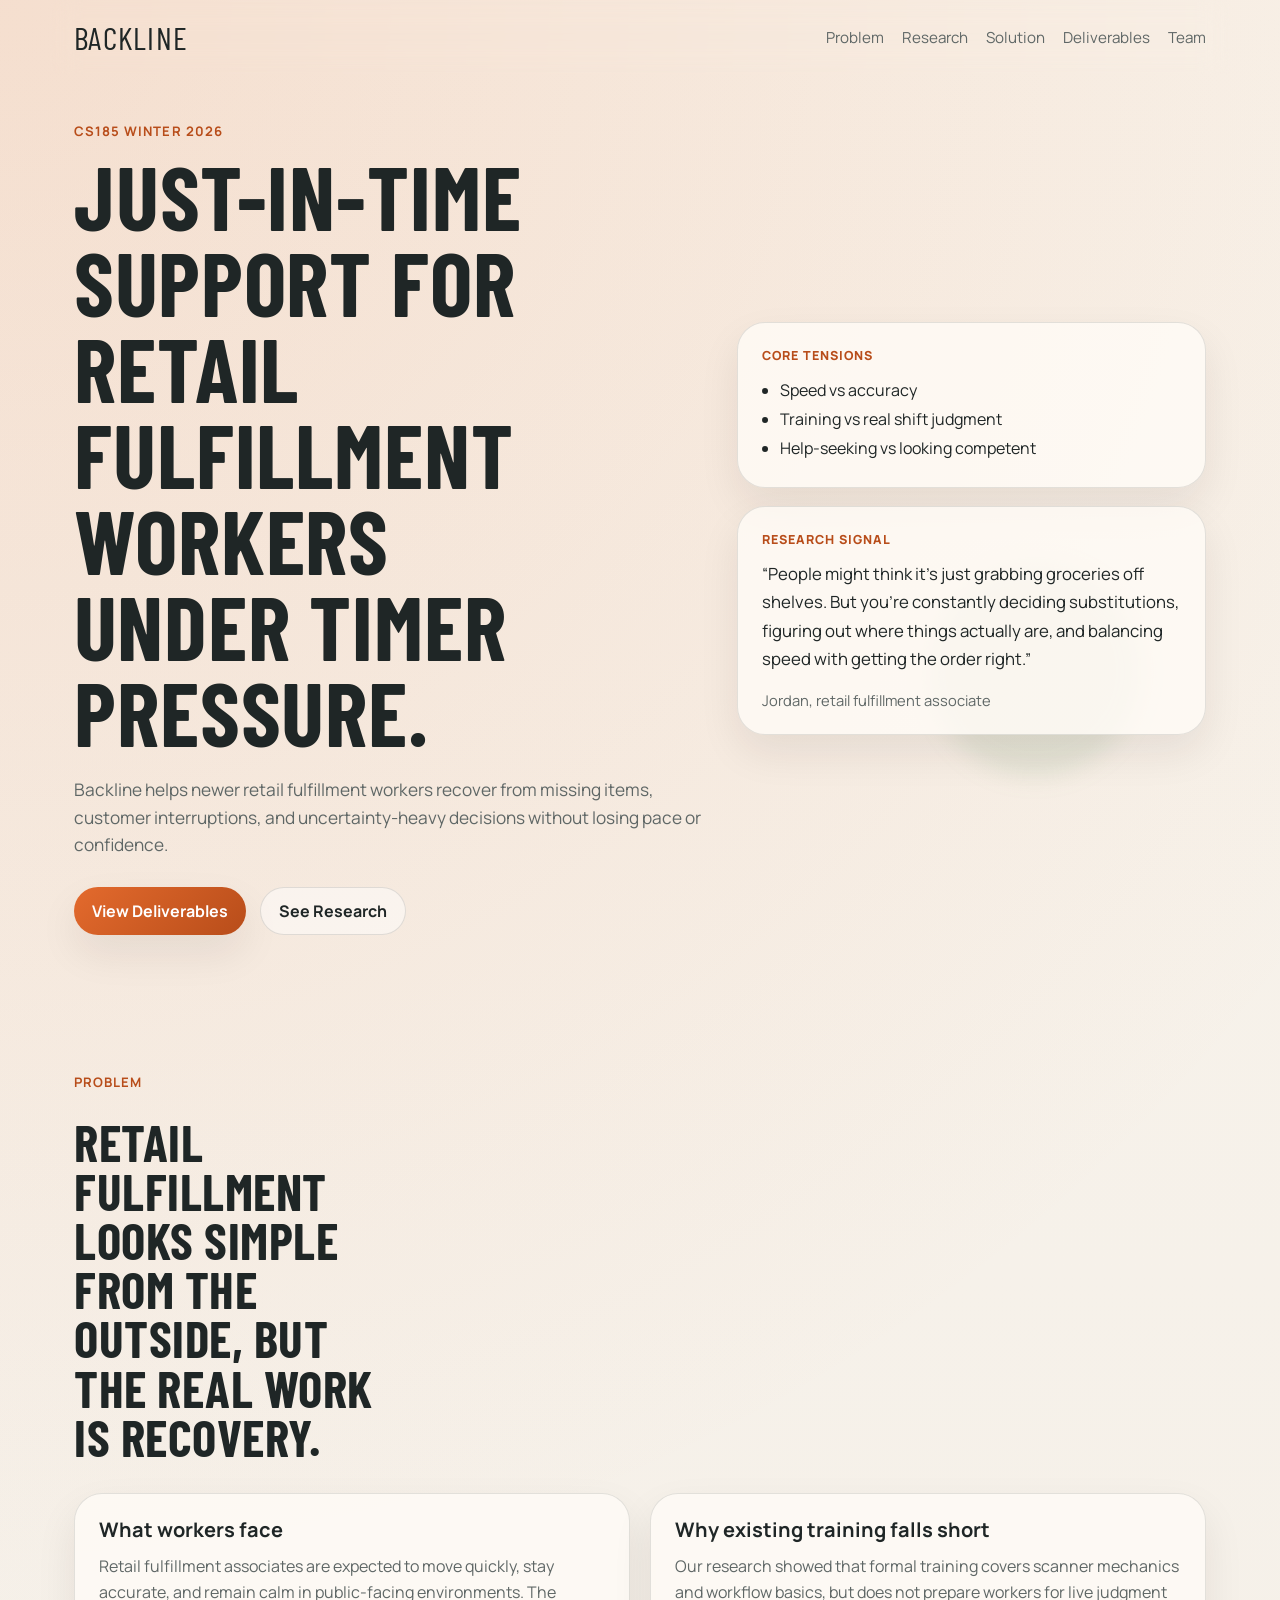
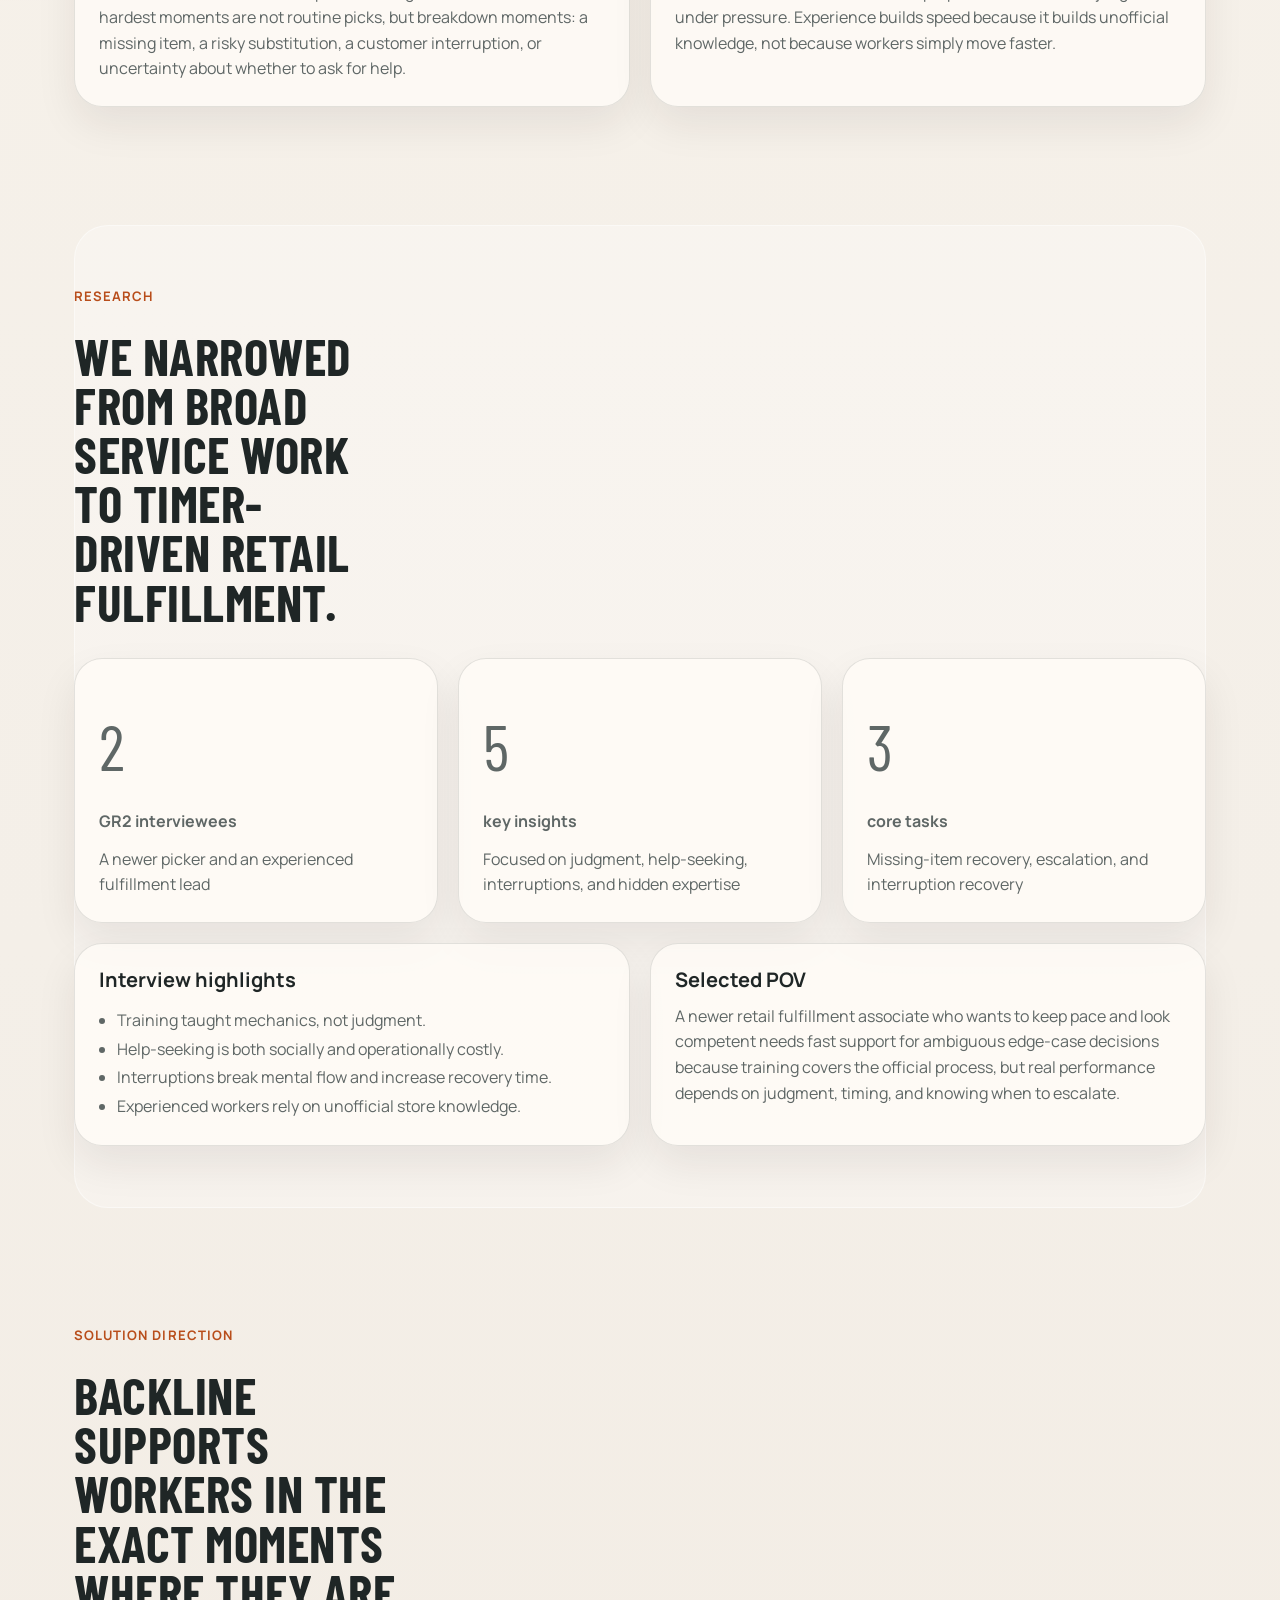
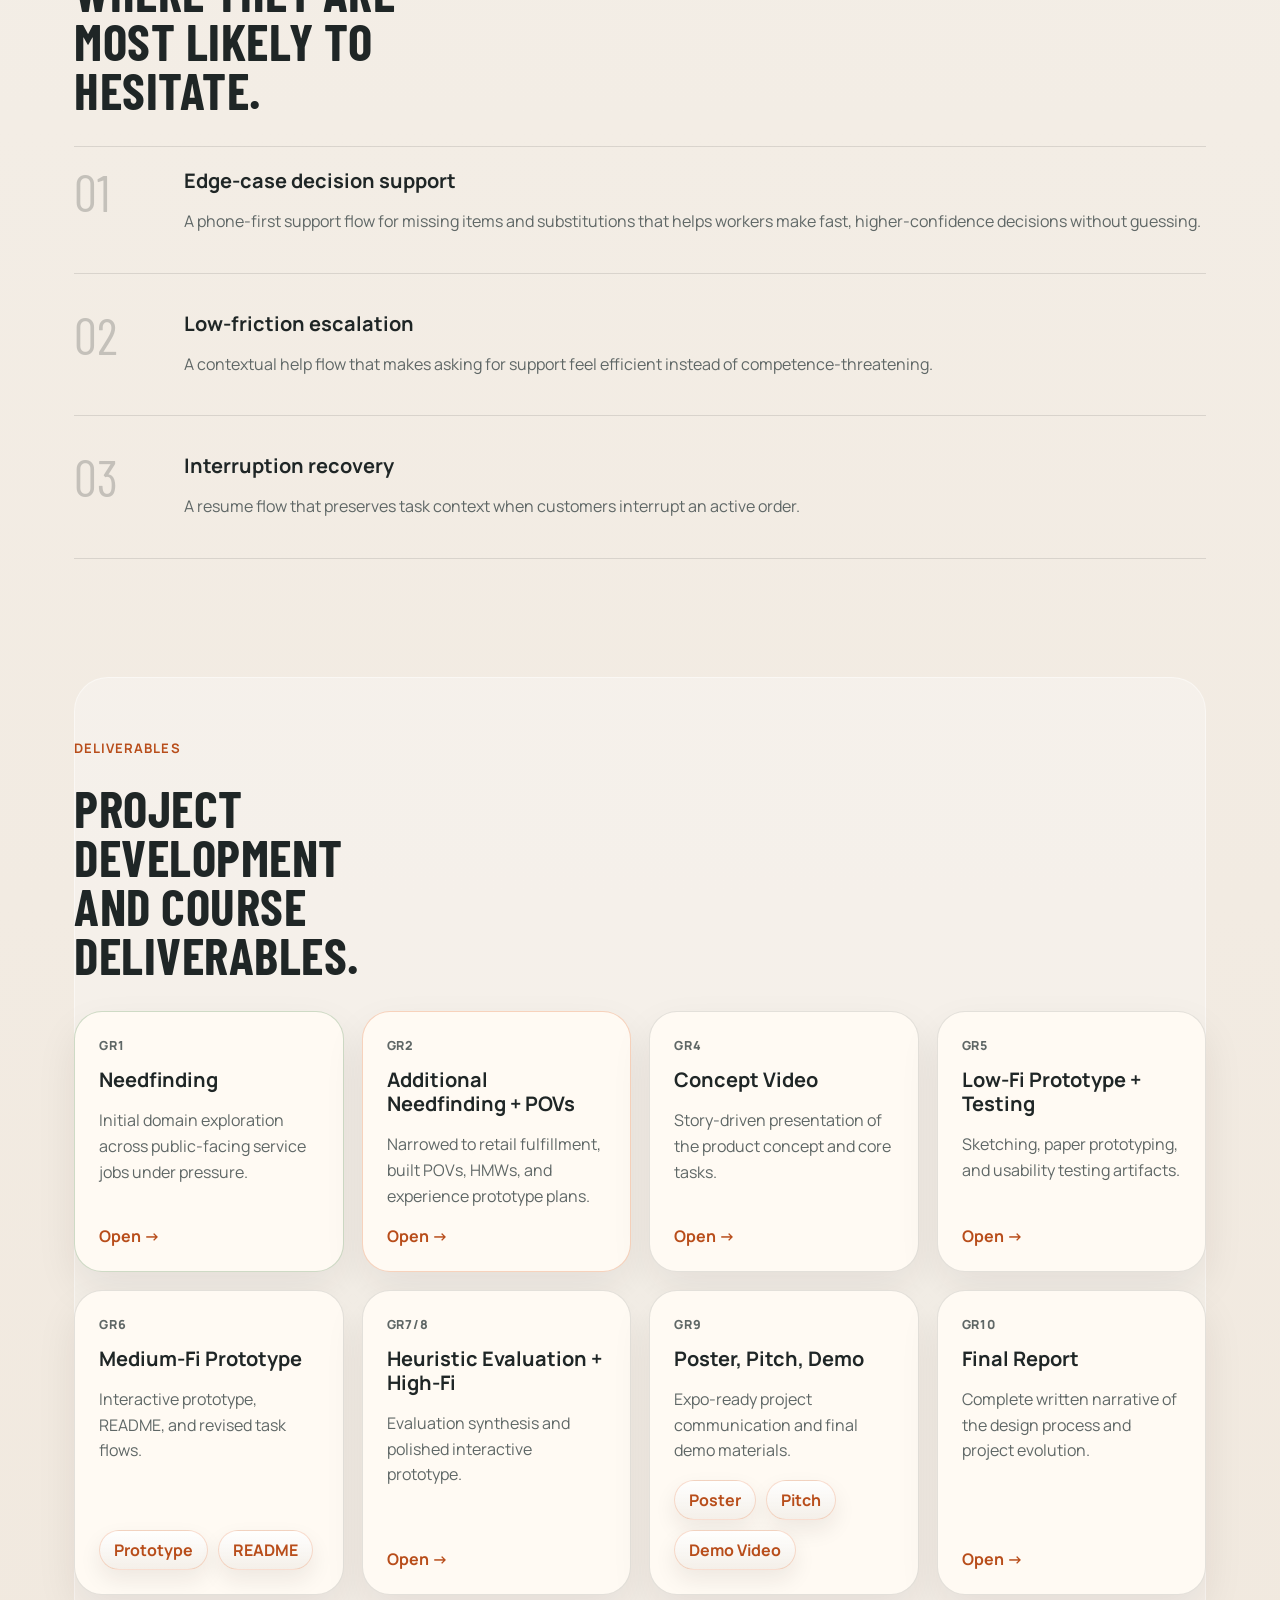
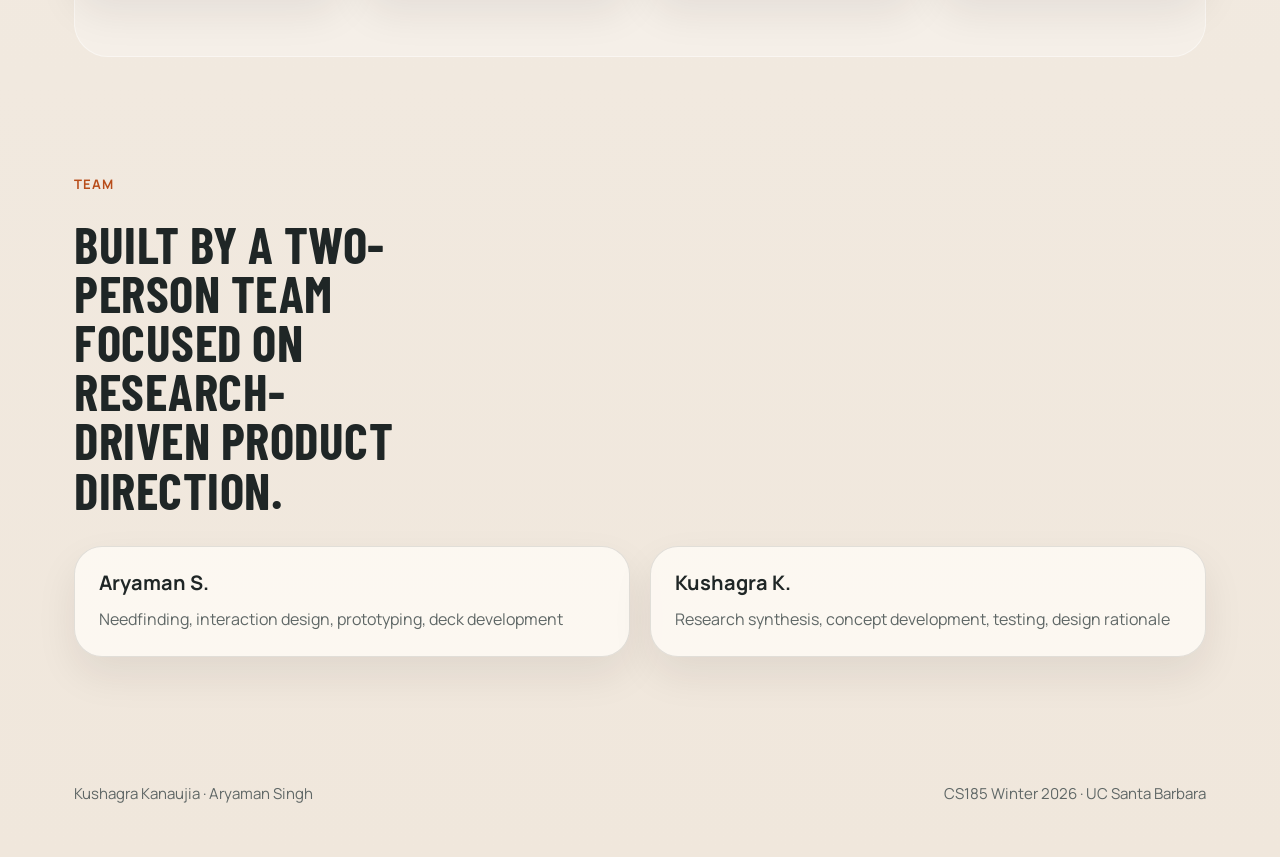
<file: index.html>
<!DOCTYPE html>
<html lang="en">
  <head>
    <meta charset="UTF-8" />
    <meta name="viewport" content="width=device-width, initial-scale=1.0" />
    <title>Backline | CS185</title>
    <meta
      name="description"
      content="Backline is a CS185 project exploring just-in-time support for retail fulfillment workers under timer pressure."
    />
    <link rel="preconnect" href="https://fonts.googleapis.com" />
    <link rel="preconnect" href="https://fonts.gstatic.com" crossorigin />
    <link
      href="https://fonts.googleapis.com/css2?family=Barlow+Condensed:wght@500;700&family=Manrope:wght@400;500;600;700&display=swap"
      rel="stylesheet"
    />
    <link rel="stylesheet" href="styles.css" />
  </head>
  <body>
    <header class="site-header">
      <a class="brand" href="#top">Backline</a>
      <nav class="site-nav" aria-label="Primary">
        <a href="#problem">Problem</a>
        <a href="#research">Research</a>
        <a href="#solution">Solution</a>
        <a href="#deliverables">Deliverables</a>
        <a href="#team">Team</a>
      </nav>
    </header>

    <main id="top">
      <section class="hero">
        <div class="hero-copy">
          <p class="eyebrow">CS185 Winter 2026</p>
          <h1>Just-in-time support for retail fulfillment workers under timer pressure.</h1>
          <p class="hero-text">
            Backline helps newer retail fulfillment workers recover from missing items,
            customer interruptions, and uncertainty-heavy decisions without losing pace or confidence.
          </p>
          <div class="hero-actions">
            <a class="button primary" href="#deliverables">View Deliverables</a>
            <a class="button secondary" href="#research">See Research</a>
          </div>
        </div>
        <div class="hero-panel">
          <div class="panel-card status-card">
            <p class="panel-label">Core Tensions</p>
            <ul>
              <li>Speed vs accuracy</li>
              <li>Training vs real shift judgment</li>
              <li>Help-seeking vs looking competent</li>
            </ul>
          </div>
          <div class="panel-card quote-card">
            <p class="panel-label">Research Signal</p>
            <p class="quote">
              “People might think it’s just grabbing groceries off shelves. But you’re constantly
              deciding substitutions, figuring out where things actually are, and balancing speed with getting the order right.”
            </p>
            <p class="quote-source">Jordan, retail fulfillment associate</p>
          </div>
        </div>
      </section>

      <section class="section" id="problem">
        <div class="section-heading">
          <p class="eyebrow">Problem</p>
          <h2>Retail fulfillment looks simple from the outside, but the real work is recovery.</h2>
        </div>
        <div class="grid two">
          <article class="card">
            <h3>What workers face</h3>
            <p>
              Retail fulfillment associates are expected to move quickly, stay accurate, and remain calm
              in public-facing environments. The hardest moments are not routine picks, but breakdown
              moments: a missing item, a risky substitution, a customer interruption, or uncertainty about
              whether to ask for help.
            </p>
          </article>
          <article class="card">
            <h3>Why existing training falls short</h3>
            <p>
              Our research showed that formal training covers scanner mechanics and workflow basics, but
              does not prepare workers for live judgment under pressure. Experience builds speed because it
              builds unofficial knowledge, not because workers simply move faster.
            </p>
          </article>
        </div>
      </section>

      <section class="section alt" id="research">
        <div class="section-heading">
          <p class="eyebrow">Research</p>
          <h2>We narrowed from broad service work to timer-driven retail fulfillment.</h2>
        </div>
        <div class="grid three">
          <article class="card stat-card">
            <p class="stat">2</p>
            <p class="stat-label">GR2 interviewees</p>
            <p class="stat-note">A newer picker and an experienced fulfillment lead</p>
          </article>
          <article class="card stat-card">
            <p class="stat">5</p>
            <p class="stat-label">key insights</p>
            <p class="stat-note">Focused on judgment, help-seeking, interruptions, and hidden expertise</p>
          </article>
          <article class="card stat-card">
            <p class="stat">3</p>
            <p class="stat-label">core tasks</p>
            <p class="stat-note">Missing-item recovery, escalation, and interruption recovery</p>
          </article>
        </div>
        <div class="grid two research-notes">
          <article class="card">
            <h3>Interview highlights</h3>
            <ul class="list">
              <li>Training taught mechanics, not judgment.</li>
              <li>Help-seeking is both socially and operationally costly.</li>
              <li>Interruptions break mental flow and increase recovery time.</li>
              <li>Experienced workers rely on unofficial store knowledge.</li>
            </ul>
          </article>
          <article class="card">
            <h3>Selected POV</h3>
            <p>
              A newer retail fulfillment associate who wants to keep pace and look competent needs fast
              support for ambiguous edge-case decisions because training covers the official process, but
              real performance depends on judgment, timing, and knowing when to escalate.
            </p>
          </article>
        </div>
      </section>

      <section class="section" id="solution">
        <div class="section-heading">
          <p class="eyebrow">Solution Direction</p>
          <h2>Backline supports workers in the exact moments where they are most likely to hesitate.</h2>
        </div>
        <div class="feature-stack">
          <article class="feature">
            <div class="feature-index">01</div>
            <div>
              <h3>Edge-case decision support</h3>
              <p>
                A phone-first support flow for missing items and substitutions that helps workers make
                fast, higher-confidence decisions without guessing.
              </p>
            </div>
          </article>
          <article class="feature">
            <div class="feature-index">02</div>
            <div>
              <h3>Low-friction escalation</h3>
              <p>
                A contextual help flow that makes asking for support feel efficient instead of
                competence-threatening.
              </p>
            </div>
          </article>
          <article class="feature">
            <div class="feature-index">03</div>
            <div>
              <h3>Interruption recovery</h3>
              <p>
                A resume flow that preserves task context when customers interrupt an active order.
              </p>
            </div>
          </article>
        </div>
      </section>

      <section class="section alt" id="deliverables">
        <div class="section-heading">
          <p class="eyebrow">Deliverables</p>
          <h2>Project development and course deliverables.</h2>
        </div>
        <div class="deliverables-grid">
          <article class="deliverable-card complete">
            <p class="deliverable-tag">GR1</p>
            <h3>Needfinding</h3>
            <p>Initial domain exploration across public-facing service jobs under pressure.</p>
            <a href="https://docs.google.com/presentation/d/1Gd65xkUYSD84A4P-Jb8bcPCHXQV6BJK1C9DJwvOjvNs/edit?slide=id.gc6f73a04f_0_0#slide=id.gc6f73a04f_0_0" target="_blank" rel="noreferrer">Open →</a>
          </article>
          <article class="deliverable-card in-progress">
            <p class="deliverable-tag">GR2</p>
            <h3>Additional Needfinding + POVs</h3>
            <p>Narrowed to retail fulfillment, built POVs, HMWs, and experience prototype plans.</p>
            <a href="https://docs.google.com/presentation/d/1lz0k4fJXg-AYUaVDBvyMUaZIboHl60ILNaVhHuQqBe8/edit?slide=id.g3cf6d21f4dc_0_0#slide=id.g3cf6d21f4dc_0_0" target="_blank" rel="noreferrer">Open →</a>
          </article>
          <article class="deliverable-card">
            <p class="deliverable-tag">GR4</p>
            <h3>Concept Video</h3>
            <p>Story-driven presentation of the product concept and core tasks.</p>
            <a href="#" target="_blank">Open →</a>
          </article>
          <article class="deliverable-card">
            <p class="deliverable-tag">GR5</p>
            <h3>Low-Fi Prototype + Testing</h3>
            <p>Sketching, paper prototyping, and usability testing artifacts.</p>
            <a href="gr5/" target="_blank" rel="noreferrer">Open →</a>
          </article>
          <article class="deliverable-card">
            <p class="deliverable-tag">GR6</p>
            <h3>Medium-Fi Prototype</h3>
            <p>Interactive prototype, README, and revised task flows.</p>
            <div class="deliverable-links">
              <a href="gr6/" target="_blank" rel="noreferrer">Prototype</a>
              <a href="gr6/readme.html" target="_blank" rel="noreferrer">README</a>
            </div>
          </article>
          <article class="deliverable-card">
            <p class="deliverable-tag">GR7/8</p>
            <h3>Heuristic Evaluation + High-Fi</h3>
            <p>Evaluation synthesis and polished interactive prototype.</p>
            <a href="prototype/" target="_blank" rel="noreferrer">Open →</a>
          </article>
          <article class="deliverable-card">
            <p class="deliverable-tag">GR9</p>
            <h3>Poster, Pitch, Demo</h3>
            <p>Expo-ready project communication and final demo materials.</p>
            <div class="deliverable-links">
              <a href="gr9/poster.html" target="_blank" rel="noreferrer">Poster</a>
              <a href="gr9/pitch.html" target="_blank" rel="noreferrer">Pitch</a>
              <a href="gr9/demo-video.mov" target="_blank" rel="noreferrer">Demo Video</a>
            </div>
          </article>
          <article class="deliverable-card">
            <p class="deliverable-tag">GR10</p>
            <h3>Final Report</h3>
            <p>Complete written narrative of the design process and project evolution.</p>
            <a href="gr10/" target="_blank" rel="noreferrer">Open →</a>
          </article>
        </div>
      </section>

      <section class="section" id="team">
        <div class="section-heading">
          <p class="eyebrow">Team</p>
          <h2>Built by a two-person team focused on research-driven product direction.</h2>
        </div>
        <div class="grid two">
          <article class="card">
            <h3>Aryaman S.</h3>
            <p>Needfinding, interaction design, prototyping, deck development</p>
          </article>
          <article class="card">
            <h3>Kushagra K.</h3>
            <p>Research synthesis, concept development, testing, design rationale</p>
          </article>
        </div>
      </section>
    </main>

    <footer class="site-footer">
      <p>Kushagra Kanaujia · Aryaman Singh</p>
      <p>CS185 Winter 2026 · UC Santa Barbara</p>
    </footer>

    <script src="script.js"></script>
  </body>
</html>
</file>
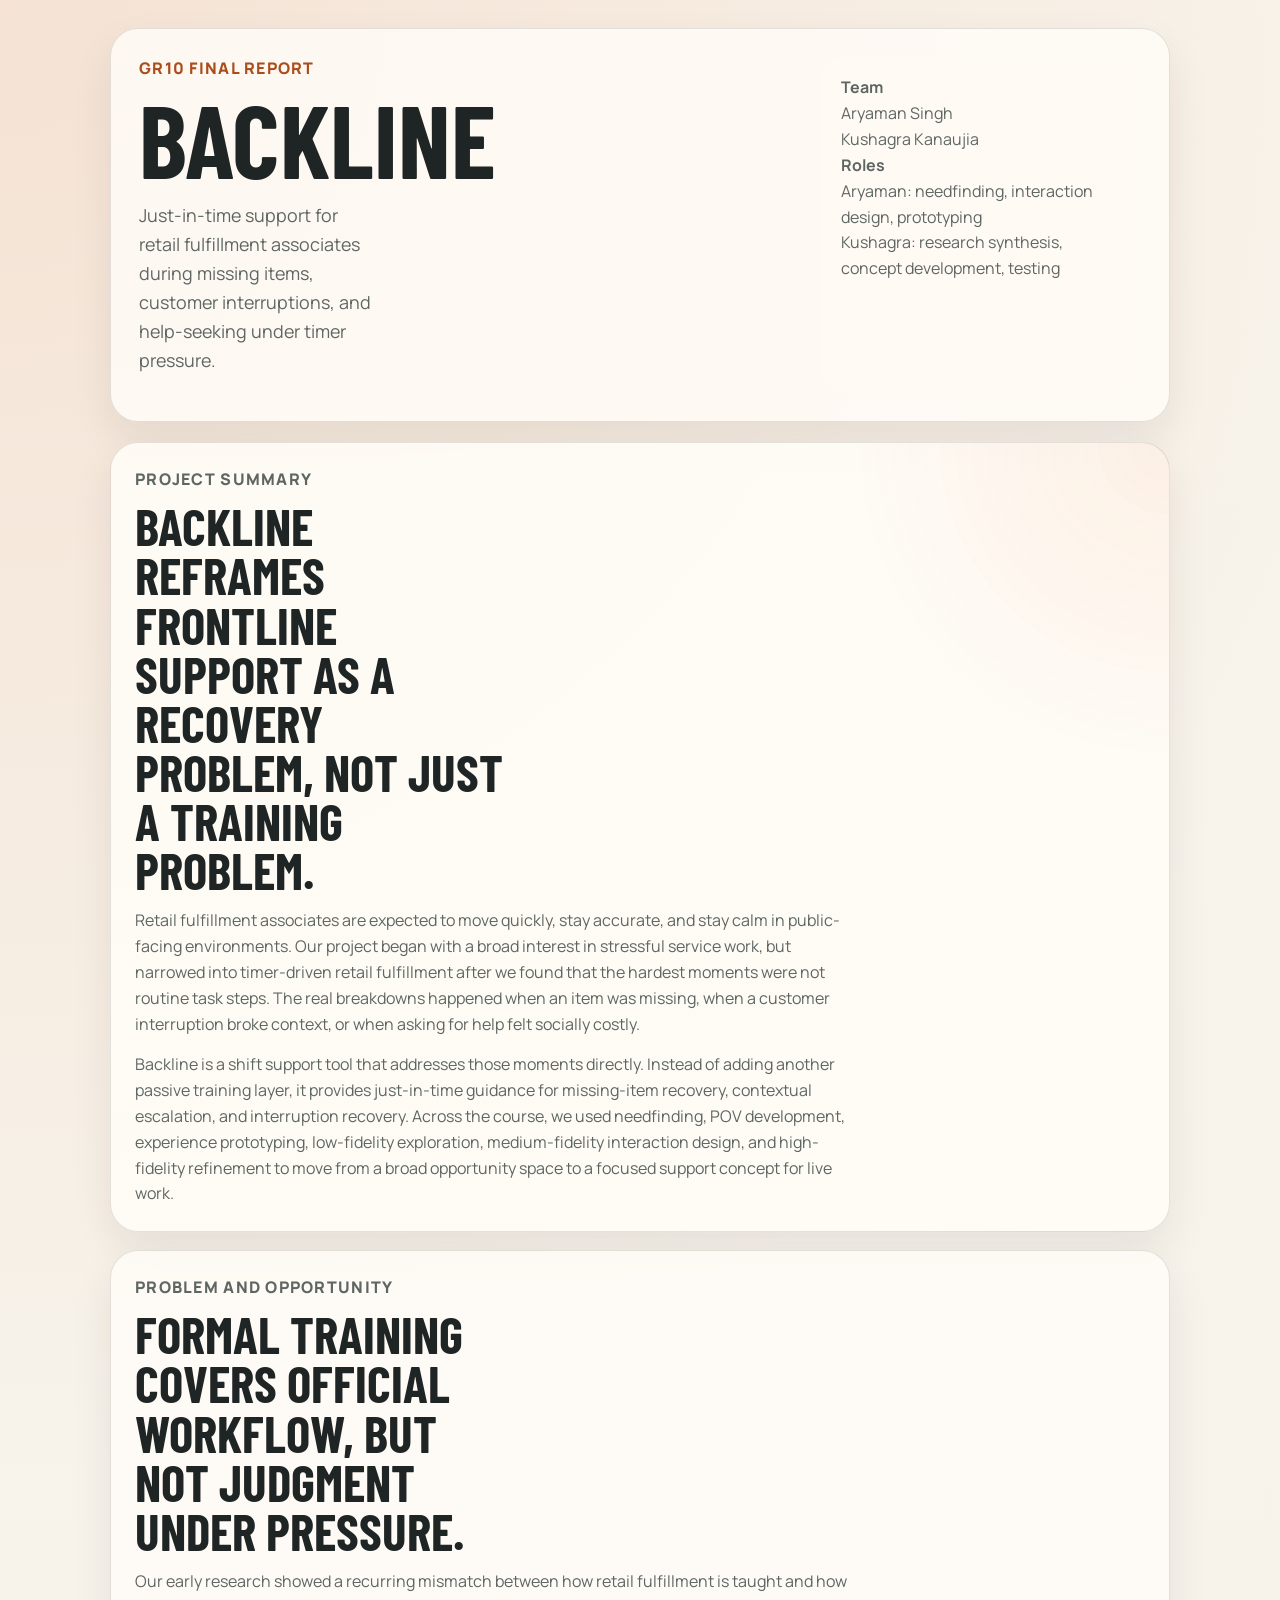
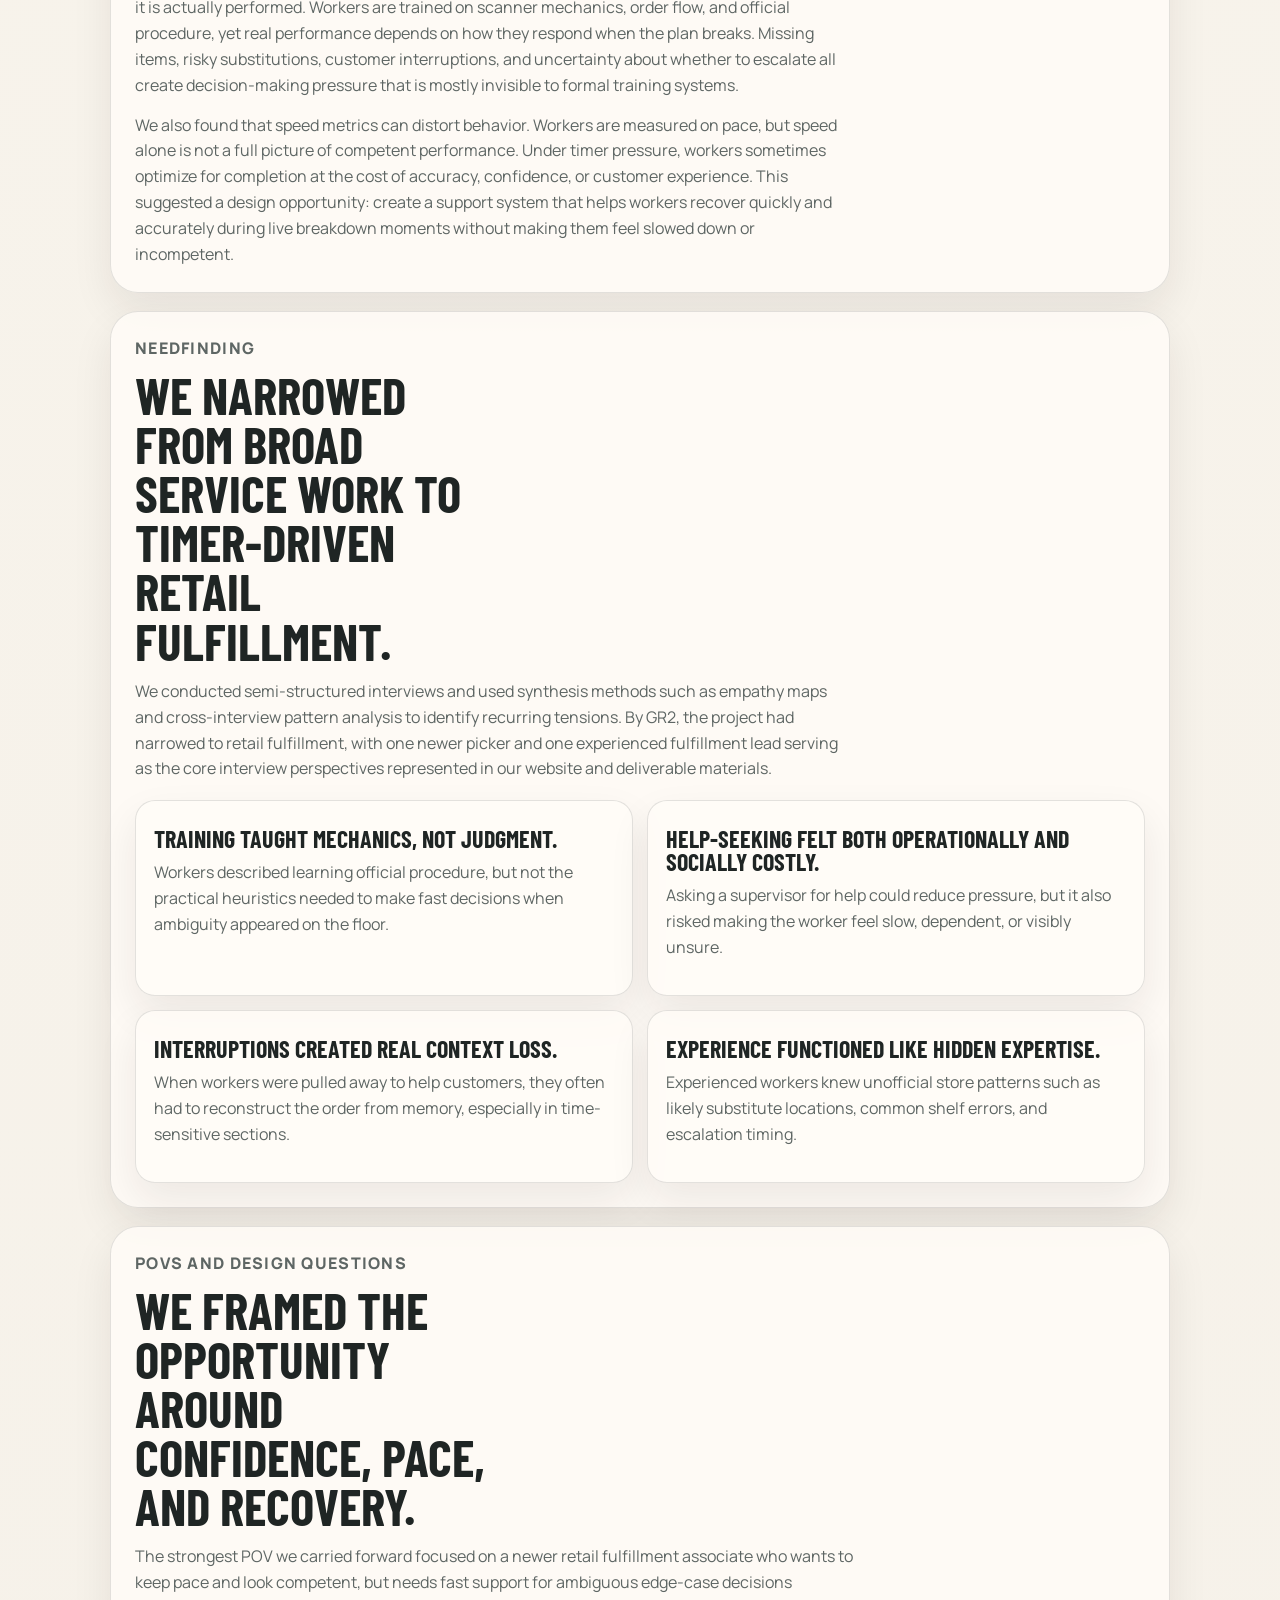
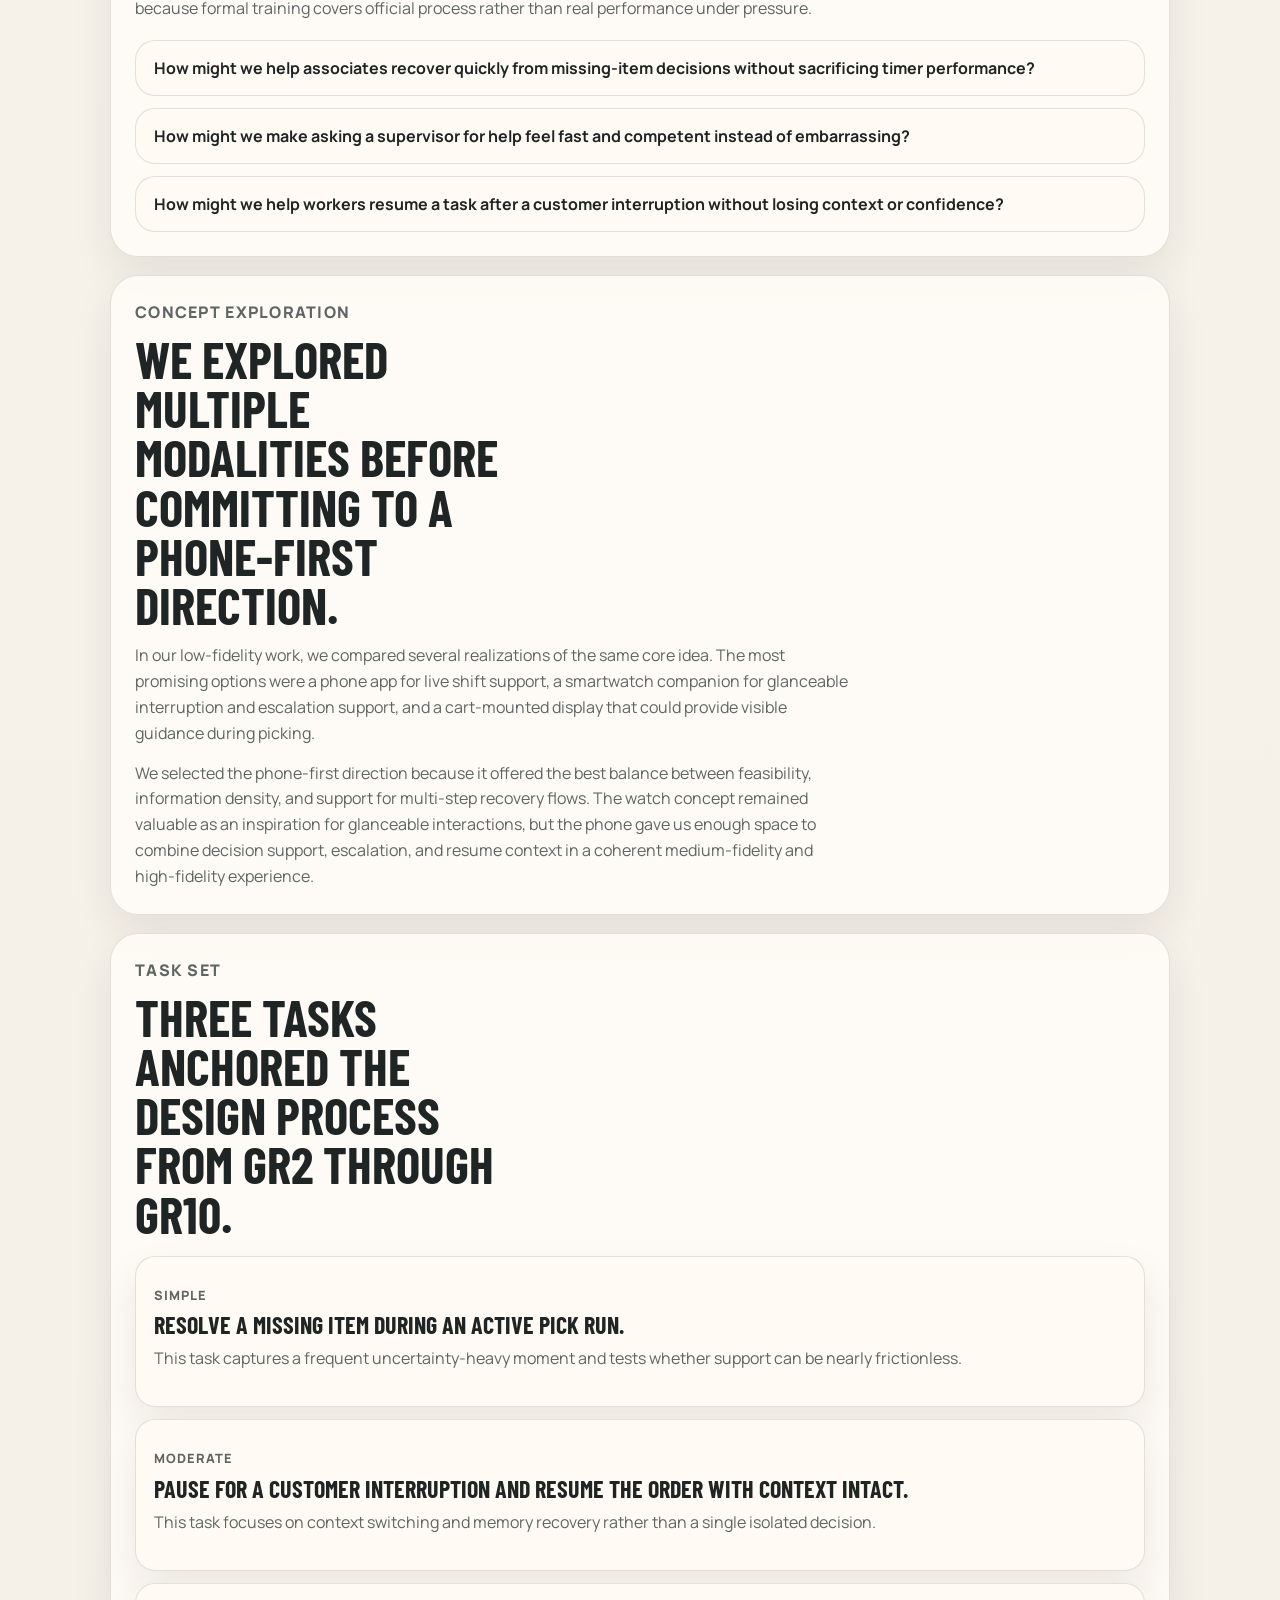
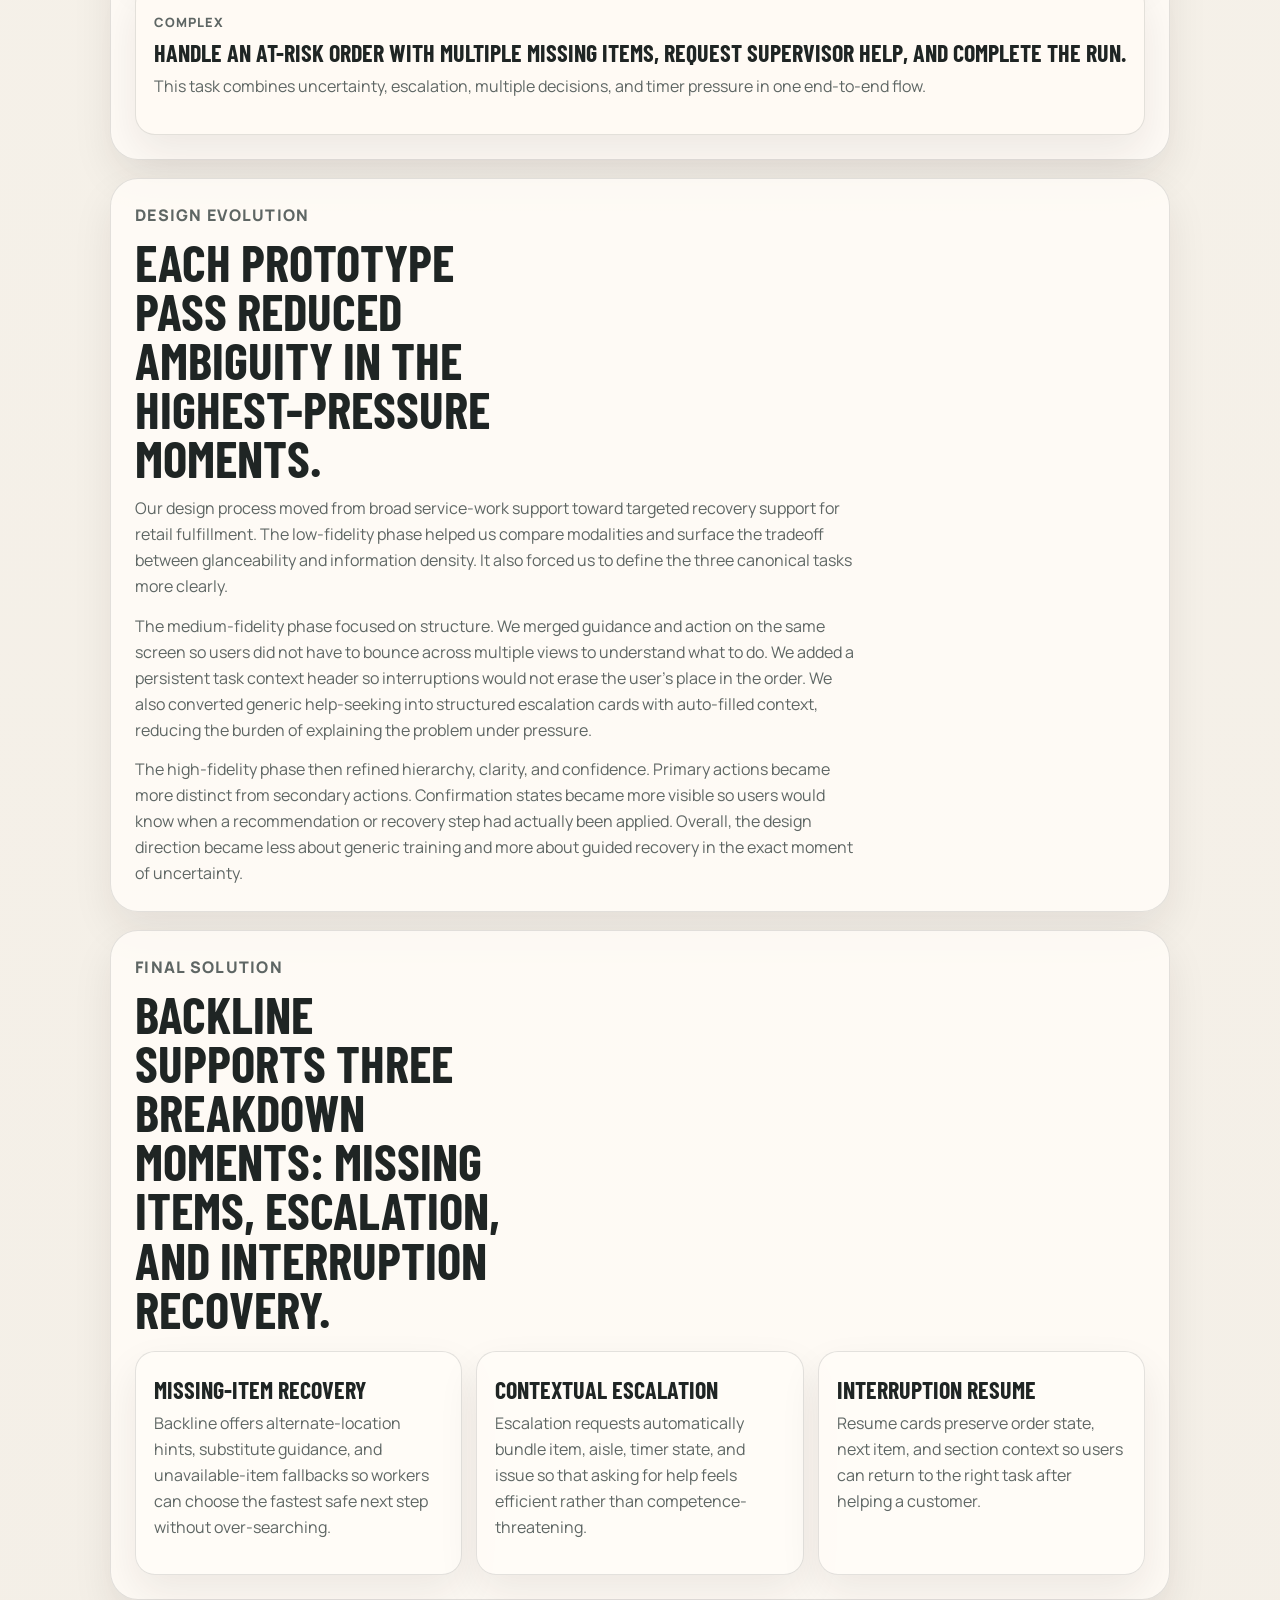
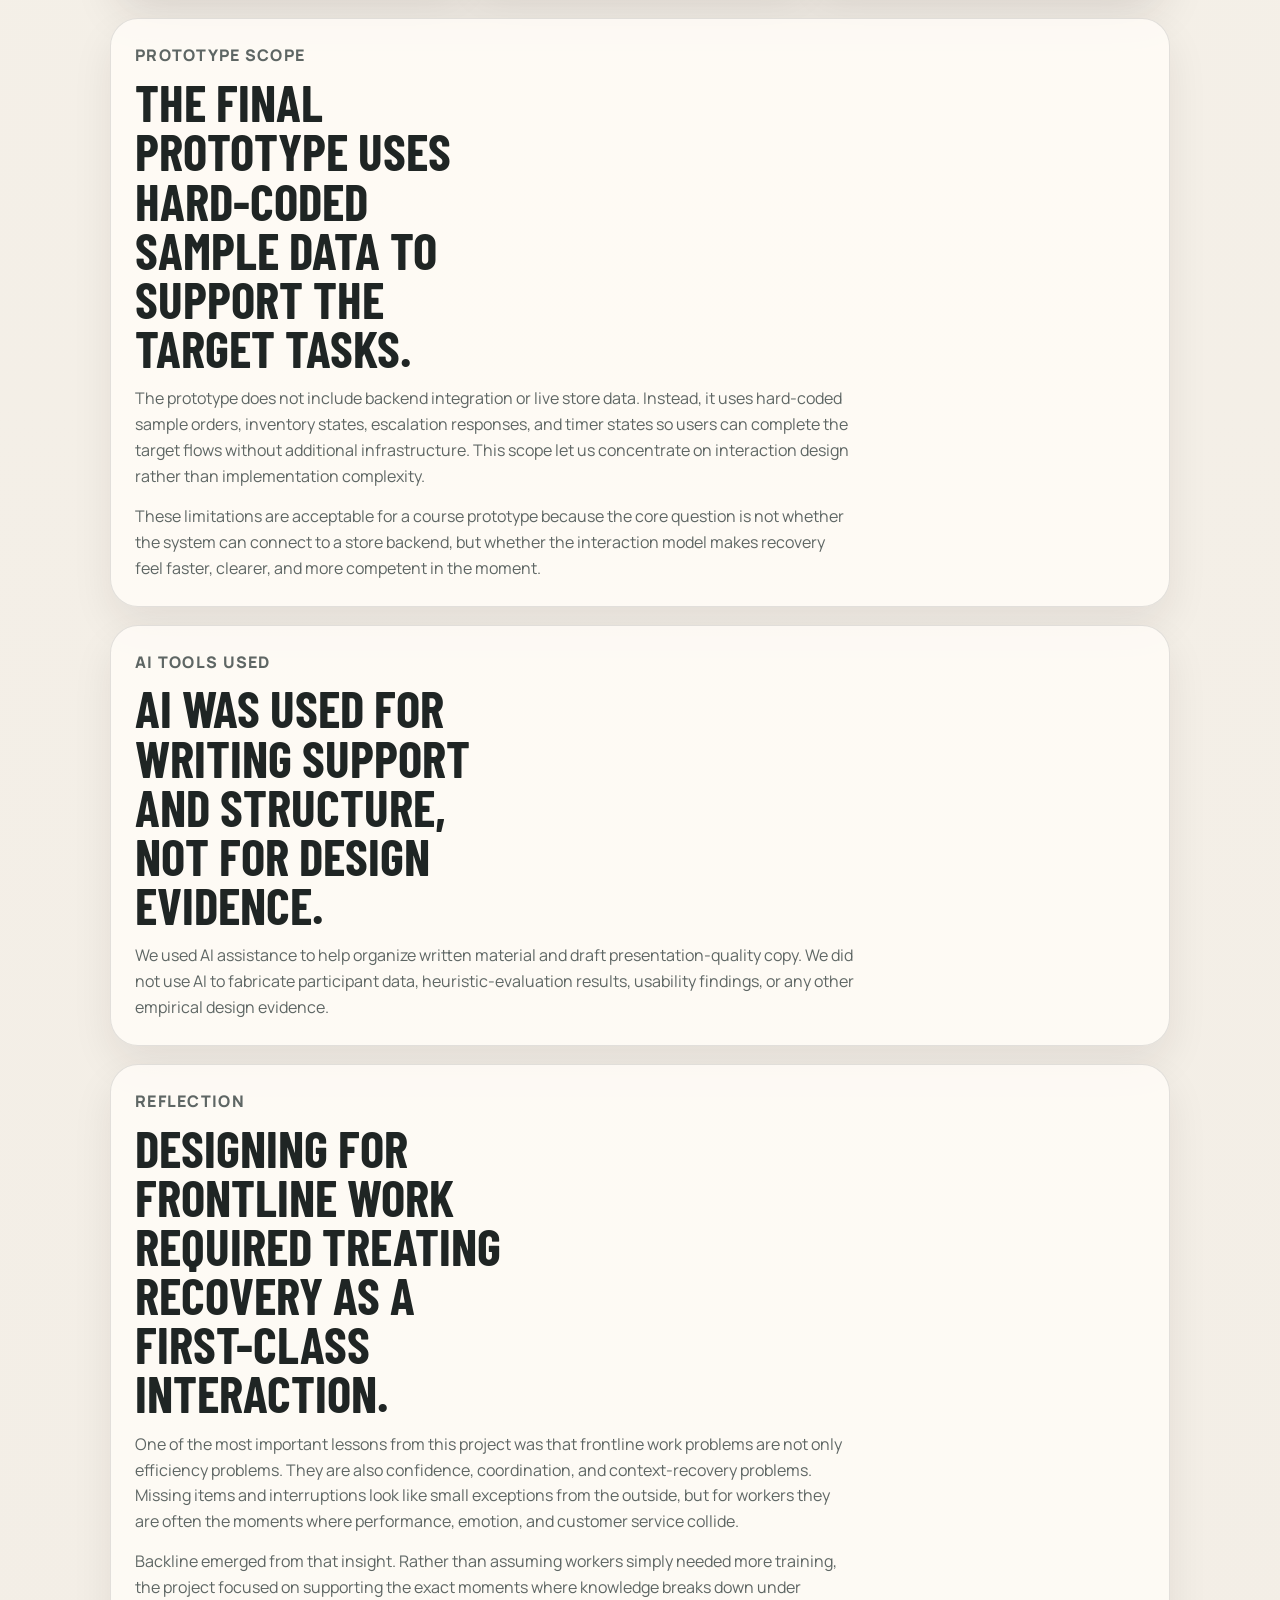
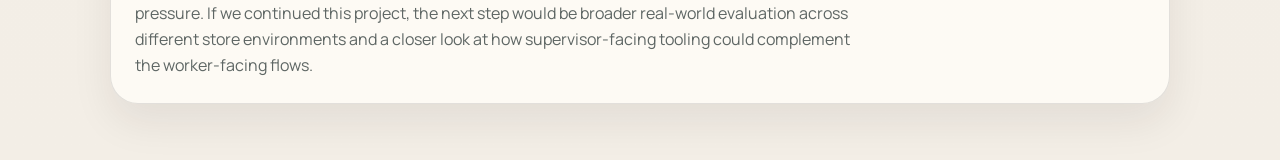
<file: gr10/index.html>
<!DOCTYPE html>
<html lang="en">
  <head>
    <meta charset="UTF-8" />
    <meta name="viewport" content="width=device-width, initial-scale=1.0" />
    <title>Backline GR10 Final Report</title>
    <link rel="preconnect" href="https://fonts.googleapis.com" />
    <link rel="preconnect" href="https://fonts.gstatic.com" crossorigin />
    <link
      href="https://fonts.googleapis.com/css2?family=Barlow+Condensed:wght@500;700&family=Manrope:wght@400;500;600;700&display=swap"
      rel="stylesheet"
    />
    <link rel="stylesheet" href="gr10.css" />
  </head>
  <body>
    <main class="report-shell">
      <header class="report-hero">
        <div>
          <p class="eyebrow">GR10 Final Report</p>
          <h1>Backline</h1>
          <p class="hero-subtitle">
            Just-in-time support for retail fulfillment associates during missing items,
            customer interruptions, and help-seeking under timer pressure.
          </p>
        </div>
        <div class="hero-meta">
          <p><strong>Team</strong></p>
          <p>Aryaman Singh</p>
          <p>Kushagra Kanaujia</p>
          <p class="meta-spacer"><strong>Roles</strong></p>
          <p>Aryaman: needfinding, interaction design, prototyping</p>
          <p>Kushagra: research synthesis, concept development, testing</p>
        </div>
      </header>

      <article class="report-body">
        <section class="report-section lead-section">
          <p class="section-kicker">Project Summary</p>
          <h2>Backline reframes frontline support as a recovery problem, not just a training problem.</h2>
          <p>
            Retail fulfillment associates are expected to move quickly, stay accurate, and stay calm
            in public-facing environments. Our project began with a broad interest in stressful
            service work, but narrowed into timer-driven retail fulfillment after we found that the
            hardest moments were not routine task steps. The real breakdowns happened when an item
            was missing, when a customer interruption broke context, or when asking for help felt
            socially costly.
          </p>
          <p>
            Backline is a shift support tool that addresses those moments directly. Instead of adding
            another passive training layer, it provides just-in-time guidance for missing-item
            recovery, contextual escalation, and interruption recovery. Across the course, we used
            needfinding, POV development, experience prototyping, low-fidelity exploration,
            medium-fidelity interaction design, and high-fidelity refinement to move from a broad
            opportunity space to a focused support concept for live work.
          </p>
        </section>

        <section class="report-section">
          <p class="section-kicker">Problem And Opportunity</p>
          <h2>Formal training covers official workflow, but not judgment under pressure.</h2>
          <p>
            Our early research showed a recurring mismatch between how retail fulfillment is taught
            and how it is actually performed. Workers are trained on scanner mechanics, order flow,
            and official procedure, yet real performance depends on how they respond when the plan
            breaks. Missing items, risky substitutions, customer interruptions, and uncertainty about
            whether to escalate all create decision-making pressure that is mostly invisible to
            formal training systems.
          </p>
          <p>
            We also found that speed metrics can distort behavior. Workers are measured on pace, but
            speed alone is not a full picture of competent performance. Under timer pressure,
            workers sometimes optimize for completion at the cost of accuracy, confidence, or
            customer experience. This suggested a design opportunity: create a support system that
            helps workers recover quickly and accurately during live breakdown moments without making
            them feel slowed down or incompetent.
          </p>
        </section>

        <section class="report-section">
          <p class="section-kicker">Needfinding</p>
          <h2>We narrowed from broad service work to timer-driven retail fulfillment.</h2>
          <p>
            We conducted semi-structured interviews and used synthesis methods such as empathy maps
            and cross-interview pattern analysis to identify recurring tensions. By GR2, the project
            had narrowed to retail fulfillment, with one newer picker and one experienced
            fulfillment lead serving as the core interview perspectives represented in our website
            and deliverable materials.
          </p>
          <div class="insight-grid">
            <article class="insight-card">
              <h3>Training taught mechanics, not judgment.</h3>
              <p>
                Workers described learning official procedure, but not the practical heuristics
                needed to make fast decisions when ambiguity appeared on the floor.
              </p>
            </article>
            <article class="insight-card">
              <h3>Help-seeking felt both operationally and socially costly.</h3>
              <p>
                Asking a supervisor for help could reduce pressure, but it also risked making the
                worker feel slow, dependent, or visibly unsure.
              </p>
            </article>
            <article class="insight-card">
              <h3>Interruptions created real context loss.</h3>
              <p>
                When workers were pulled away to help customers, they often had to reconstruct the
                order from memory, especially in time-sensitive sections.
              </p>
            </article>
            <article class="insight-card">
              <h3>Experience functioned like hidden expertise.</h3>
              <p>
                Experienced workers knew unofficial store patterns such as likely substitute
                locations, common shelf errors, and escalation timing.
              </p>
            </article>
          </div>
        </section>

        <section class="report-section">
          <p class="section-kicker">POVs And Design Questions</p>
          <h2>We framed the opportunity around confidence, pace, and recovery.</h2>
          <p>
            The strongest POV we carried forward focused on a newer retail fulfillment associate who
            wants to keep pace and look competent, but needs fast support for ambiguous edge-case
            decisions because formal training covers official process rather than real performance
            under pressure.
          </p>
          <div class="question-list">
            <div>
              <strong>How might we help associates recover quickly from missing-item decisions without sacrificing timer performance?</strong>
            </div>
            <div>
              <strong>How might we make asking a supervisor for help feel fast and competent instead of embarrassing?</strong>
            </div>
            <div>
              <strong>How might we help workers resume a task after a customer interruption without losing context or confidence?</strong>
            </div>
          </div>
        </section>

        <section class="report-section">
          <p class="section-kicker">Concept Exploration</p>
          <h2>We explored multiple modalities before committing to a phone-first direction.</h2>
          <p>
            In our low-fidelity work, we compared several realizations of the same core idea. The
            most promising options were a phone app for live shift support, a smartwatch companion
            for glanceable interruption and escalation support, and a cart-mounted display that could
            provide visible guidance during picking.
          </p>
          <p>
            We selected the phone-first direction because it offered the best balance between
            feasibility, information density, and support for multi-step recovery flows. The watch
            concept remained valuable as an inspiration for glanceable interactions, but the phone
            gave us enough space to combine decision support, escalation, and resume context in a
            coherent medium-fidelity and high-fidelity experience.
          </p>
        </section>

        <section class="report-section">
          <p class="section-kicker">Task Set</p>
          <h2>Three tasks anchored the design process from GR2 through GR10.</h2>
          <div class="task-stack">
            <article class="task-card">
              <p class="task-level">Simple</p>
              <h3>Resolve a missing item during an active pick run.</h3>
              <p>
                This task captures a frequent uncertainty-heavy moment and tests whether support can
                be nearly frictionless.
              </p>
            </article>
            <article class="task-card">
              <p class="task-level">Moderate</p>
              <h3>Pause for a customer interruption and resume the order with context intact.</h3>
              <p>
                This task focuses on context switching and memory recovery rather than a single
                isolated decision.
              </p>
            </article>
            <article class="task-card">
              <p class="task-level">Complex</p>
              <h3>Handle an at-risk order with multiple missing items, request supervisor help, and complete the run.</h3>
              <p>
                This task combines uncertainty, escalation, multiple decisions, and timer pressure in
                one end-to-end flow.
              </p>
            </article>
          </div>
        </section>

        <section class="report-section">
          <p class="section-kicker">Design Evolution</p>
          <h2>Each prototype pass reduced ambiguity in the highest-pressure moments.</h2>
          <p>
            Our design process moved from broad service-work support toward targeted recovery support
            for retail fulfillment. The low-fidelity phase helped us compare modalities and surface
            the tradeoff between glanceability and information density. It also forced us to define
            the three canonical tasks more clearly.
          </p>
          <p>
            The medium-fidelity phase focused on structure. We merged guidance and action on the same
            screen so users did not have to bounce across multiple views to understand what to do.
            We added a persistent task context header so interruptions would not erase the user’s
            place in the order. We also converted generic help-seeking into structured escalation
            cards with auto-filled context, reducing the burden of explaining the problem under
            pressure.
          </p>
          <p>
            The high-fidelity phase then refined hierarchy, clarity, and confidence. Primary actions
            became more distinct from secondary actions. Confirmation states became more visible so
            users would know when a recommendation or recovery step had actually been applied.
            Overall, the design direction became less about generic training and more about guided
            recovery in the exact moment of uncertainty.
          </p>
        </section>

        <section class="report-section">
          <p class="section-kicker">Final Solution</p>
          <h2>Backline supports three breakdown moments: missing items, escalation, and interruption recovery.</h2>
          <div class="solution-grid">
            <article class="solution-card">
              <h3>Missing-item recovery</h3>
              <p>
                Backline offers alternate-location hints, substitute guidance, and unavailable-item
                fallbacks so workers can choose the fastest safe next step without over-searching.
              </p>
            </article>
            <article class="solution-card">
              <h3>Contextual escalation</h3>
              <p>
                Escalation requests automatically bundle item, aisle, timer state, and issue so that
                asking for help feels efficient rather than competence-threatening.
              </p>
            </article>
            <article class="solution-card">
              <h3>Interruption resume</h3>
              <p>
                Resume cards preserve order state, next item, and section context so users can return
                to the right task after helping a customer.
              </p>
            </article>
          </div>
        </section>

        <section class="report-section">
          <p class="section-kicker">Prototype Scope</p>
          <h2>The final prototype uses hard-coded sample data to support the target tasks.</h2>
          <p>
            The prototype does not include backend integration or live store data. Instead, it uses
            hard-coded sample orders, inventory states, escalation responses, and timer states so
            users can complete the target flows without additional infrastructure. This scope let us
            concentrate on interaction design rather than implementation complexity.
          </p>
          <p>
            These limitations are acceptable for a course prototype because the core question is not
            whether the system can connect to a store backend, but whether the interaction model
            makes recovery feel faster, clearer, and more competent in the moment.
          </p>
        </section>

        <section class="report-section">
          <p class="section-kicker">AI Tools Used</p>
          <h2>AI was used for writing support and structure, not for design evidence.</h2>
          <p>
            We used AI assistance to help organize written material and draft presentation-quality
            copy. We did not use AI to fabricate participant data, heuristic-evaluation results,
            usability findings, or any other empirical design evidence.
          </p>
        </section>

        <section class="report-section">
          <p class="section-kicker">Reflection</p>
          <h2>Designing for frontline work required treating recovery as a first-class interaction.</h2>
          <p>
            One of the most important lessons from this project was that frontline work problems are
            not only efficiency problems. They are also confidence, coordination, and context-recovery
            problems. Missing items and interruptions look like small exceptions from the outside, but
            for workers they are often the moments where performance, emotion, and customer service
            collide.
          </p>
          <p>
            Backline emerged from that insight. Rather than assuming workers simply needed more
            training, the project focused on supporting the exact moments where knowledge breaks down
            under pressure. If we continued this project, the next step would be broader real-world
            evaluation across different store environments and a closer look at how supervisor-facing
            tooling could complement the worker-facing flows.
          </p>
        </section>
      </article>
    </main>
  </body>
</html>
</file>
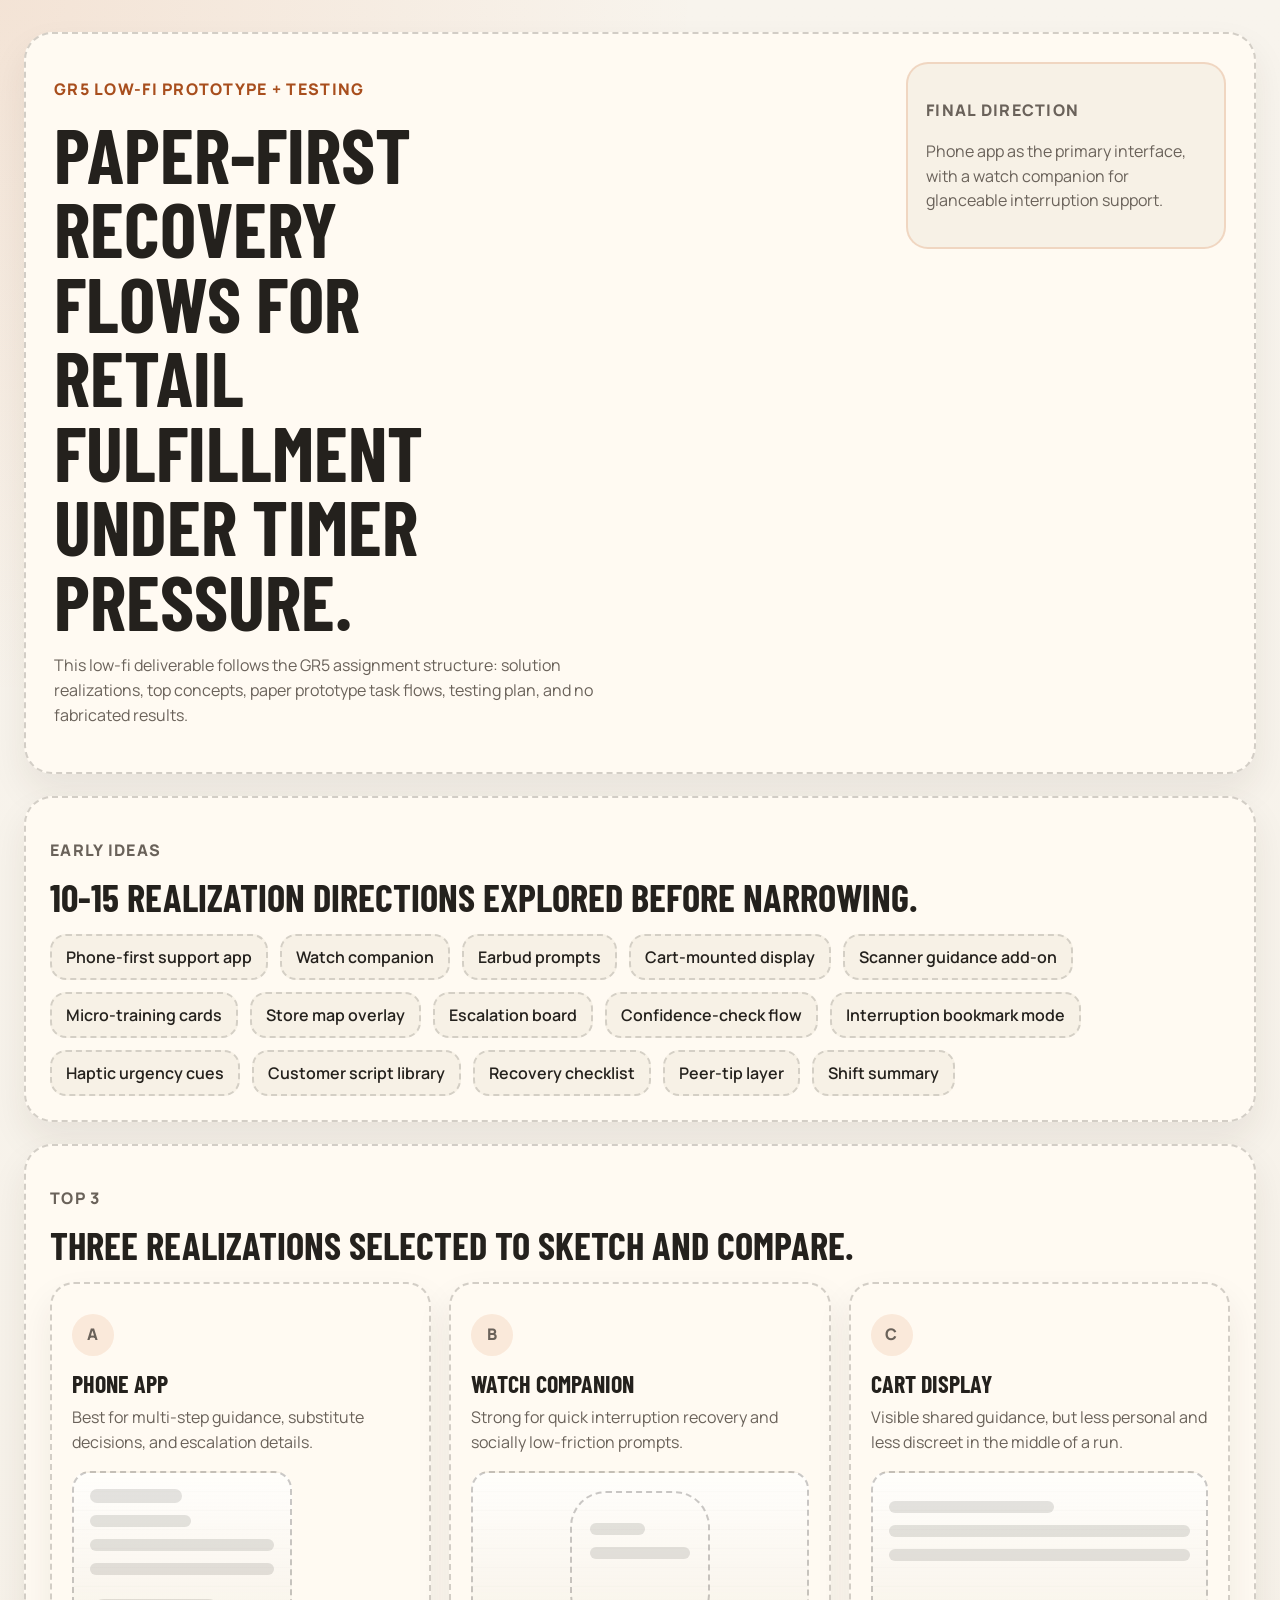
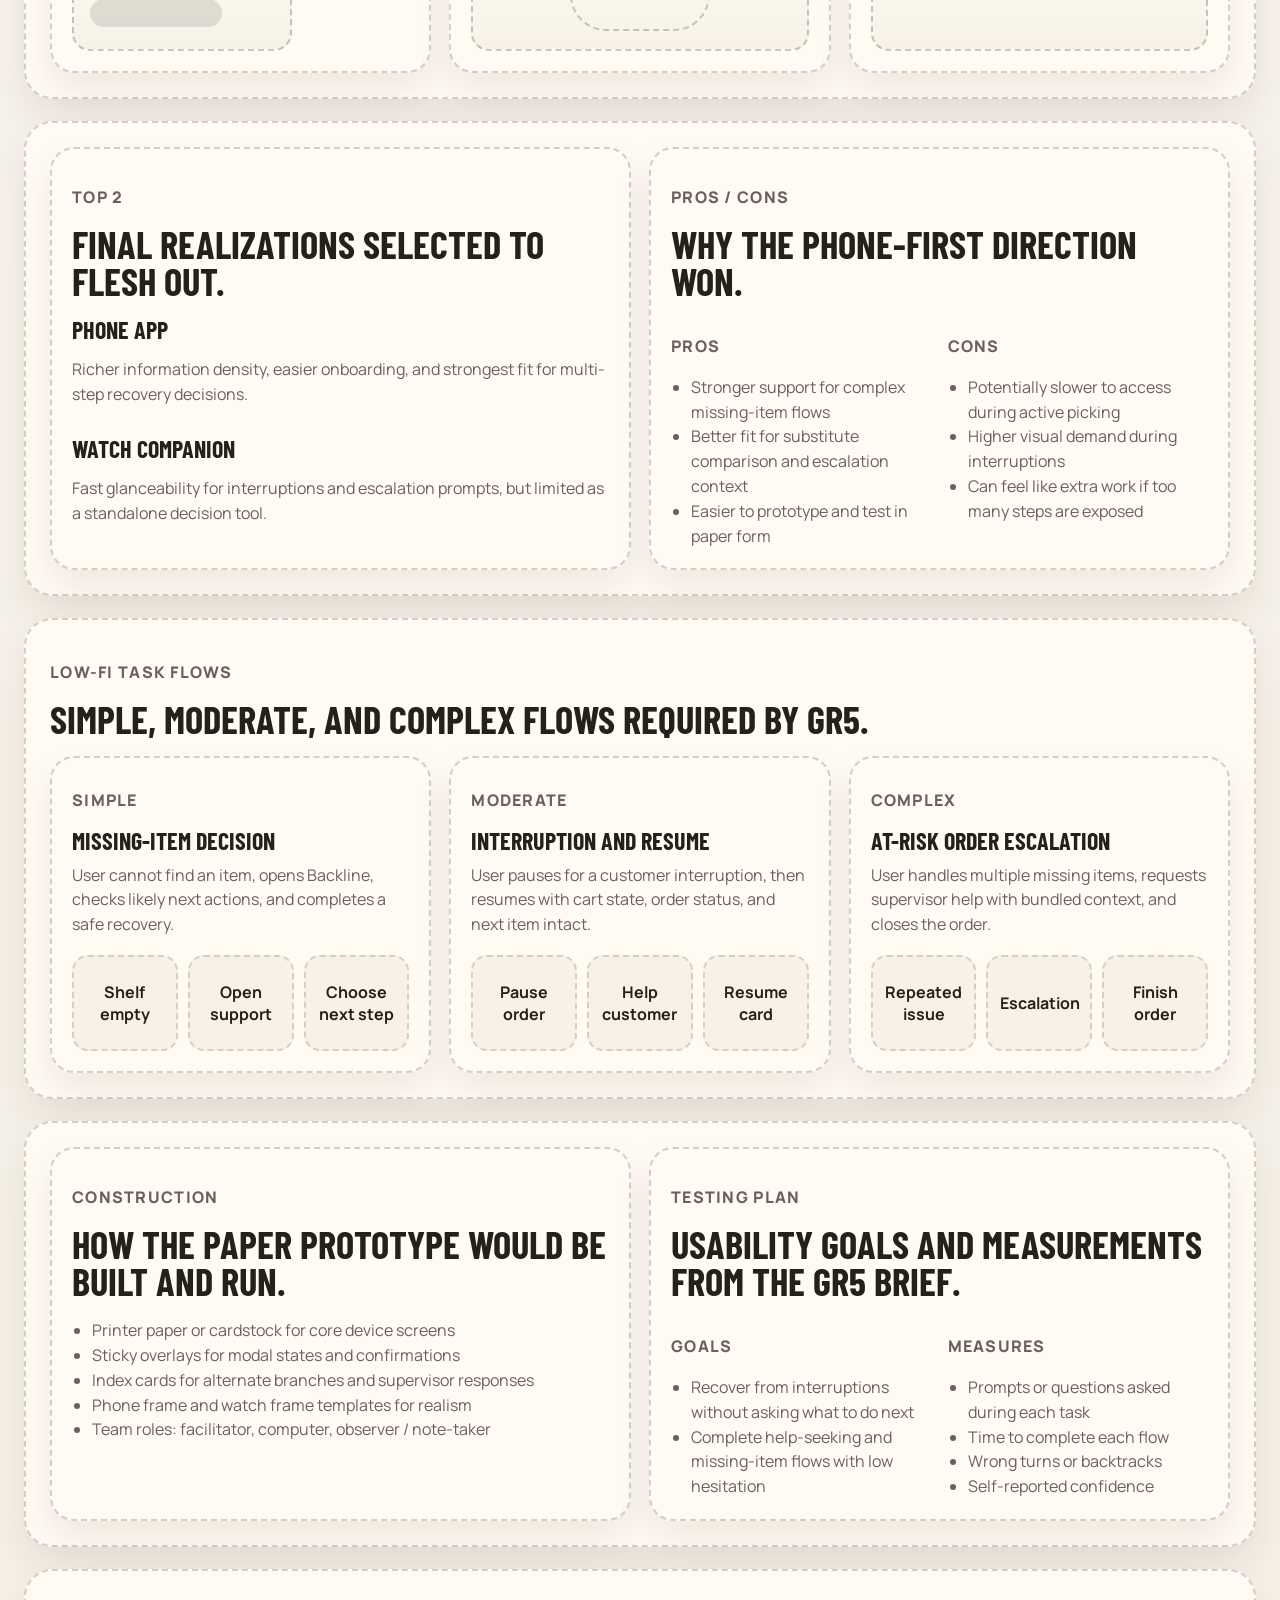
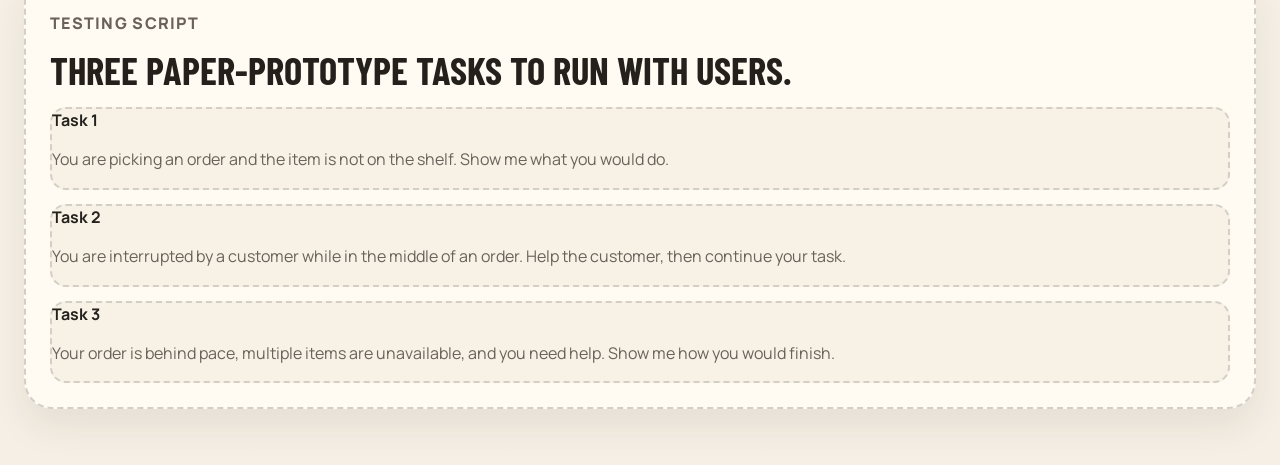
<file: gr5/index.html>
<!DOCTYPE html>
<html lang="en">
  <head>
    <meta charset="UTF-8" />
    <meta name="viewport" content="width=device-width, initial-scale=1.0" />
    <title>Backline GR5 Low-Fi Prototype</title>
    <link rel="preconnect" href="https://fonts.googleapis.com" />
    <link rel="preconnect" href="https://fonts.gstatic.com" crossorigin />
    <link
      href="https://fonts.googleapis.com/css2?family=Barlow+Condensed:wght@500;700&family=Manrope:wght@400;500;600;700&display=swap"
      rel="stylesheet"
    />
    <link rel="stylesheet" href="gr5.css" />
  </head>
  <body>
    <main class="board">
      <header class="hero">
        <div>
          <p class="eyebrow">GR5 Low-Fi Prototype + Testing</p>
          <h1>Paper-first recovery flows for retail fulfillment under timer pressure.</h1>
          <p class="lead">
            This low-fi deliverable follows the GR5 assignment structure: solution realizations,
            top concepts, paper prototype task flows, testing plan, and no fabricated results.
          </p>
        </div>
        <div class="hero-note">
          <p class="note-label">Final direction</p>
          <p>Phone app as the primary interface, with a watch companion for glanceable interruption support.</p>
        </div>
      </header>

      <section class="section">
        <div class="section-head">
          <p class="eyebrow">Early Ideas</p>
          <h2>10-15 realization directions explored before narrowing.</h2>
        </div>
        <div class="idea-cloud">
          <span>Phone-first support app</span>
          <span>Watch companion</span>
          <span>Earbud prompts</span>
          <span>Cart-mounted display</span>
          <span>Scanner guidance add-on</span>
          <span>Micro-training cards</span>
          <span>Store map overlay</span>
          <span>Escalation board</span>
          <span>Confidence-check flow</span>
          <span>Interruption bookmark mode</span>
          <span>Haptic urgency cues</span>
          <span>Customer script library</span>
          <span>Recovery checklist</span>
          <span>Peer-tip layer</span>
          <span>Shift summary</span>
        </div>
      </section>

      <section class="section">
        <div class="section-head">
          <p class="eyebrow">Top 3</p>
          <h2>Three realizations selected to sketch and compare.</h2>
        </div>
        <div class="concept-grid">
          <article class="concept-card">
            <p class="card-tag">A</p>
            <h3>Phone app</h3>
            <p>Best for multi-step guidance, substitute decisions, and escalation details.</p>
            <div class="paper phone-paper">
              <div class="paper-top"></div>
              <div class="paper-line short"></div>
              <div class="paper-line"></div>
              <div class="paper-line"></div>
              <div class="paper-button"></div>
            </div>
          </article>
          <article class="concept-card">
            <p class="card-tag">B</p>
            <h3>Watch companion</h3>
            <p>Strong for quick interruption recovery and socially low-friction prompts.</p>
            <div class="paper watch-paper">
              <div class="paper-watch-face">
                <div class="paper-line short"></div>
                <div class="paper-line"></div>
              </div>
            </div>
          </article>
          <article class="concept-card">
            <p class="card-tag">C</p>
            <h3>Cart display</h3>
            <p>Visible shared guidance, but less personal and less discreet in the middle of a run.</p>
            <div class="paper cart-paper">
              <div class="paper-line short"></div>
              <div class="paper-line"></div>
              <div class="paper-line"></div>
            </div>
          </article>
        </div>
      </section>

      <section class="section split">
        <article class="panel">
          <div class="section-head">
            <p class="eyebrow">Top 2</p>
            <h2>Final realizations selected to flesh out.</h2>
          </div>
          <div class="decision-list">
            <div>
              <h3>Phone app</h3>
              <p>Richer information density, easier onboarding, and strongest fit for multi-step recovery decisions.</p>
            </div>
            <div>
              <h3>Watch companion</h3>
              <p>Fast glanceability for interruptions and escalation prompts, but limited as a standalone decision tool.</p>
            </div>
          </div>
        </article>
        <article class="panel">
          <div class="section-head">
            <p class="eyebrow">Pros / Cons</p>
            <h2>Why the phone-first direction won.</h2>
          </div>
          <div class="pros-cons">
            <div>
              <p class="mini-head">Pros</p>
              <ul>
                <li>Stronger support for complex missing-item flows</li>
                <li>Better fit for substitute comparison and escalation context</li>
                <li>Easier to prototype and test in paper form</li>
              </ul>
            </div>
            <div>
              <p class="mini-head">Cons</p>
              <ul>
                <li>Potentially slower to access during active picking</li>
                <li>Higher visual demand during interruptions</li>
                <li>Can feel like extra work if too many steps are exposed</li>
              </ul>
            </div>
          </div>
        </article>
      </section>

      <section class="section">
        <div class="section-head">
          <p class="eyebrow">Low-Fi Task Flows</p>
          <h2>Simple, moderate, and complex flows required by GR5.</h2>
        </div>
        <div class="flow-grid">
          <article class="flow-card">
            <p class="flow-level">Simple</p>
            <h3>Missing-item decision</h3>
            <p>User cannot find an item, opens Backline, checks likely next actions, and completes a safe recovery.</p>
            <div class="sketch-strip">
              <div class="sketch-card">Shelf empty</div>
              <div class="sketch-card">Open support</div>
              <div class="sketch-card">Choose next step</div>
            </div>
          </article>
          <article class="flow-card">
            <p class="flow-level">Moderate</p>
            <h3>Interruption and resume</h3>
            <p>User pauses for a customer interruption, then resumes with cart state, order status, and next item intact.</p>
            <div class="sketch-strip">
              <div class="sketch-card">Pause order</div>
              <div class="sketch-card">Help customer</div>
              <div class="sketch-card">Resume card</div>
            </div>
          </article>
          <article class="flow-card">
            <p class="flow-level">Complex</p>
            <h3>At-risk order escalation</h3>
            <p>User handles multiple missing items, requests supervisor help with bundled context, and closes the order.</p>
            <div class="sketch-strip">
              <div class="sketch-card">Repeated issue</div>
              <div class="sketch-card">Escalation</div>
              <div class="sketch-card">Finish order</div>
            </div>
          </article>
        </div>
      </section>

      <section class="section split">
        <article class="panel">
          <div class="section-head">
            <p class="eyebrow">Construction</p>
            <h2>How the paper prototype would be built and run.</h2>
          </div>
          <ul class="detail-list">
            <li>Printer paper or cardstock for core device screens</li>
            <li>Sticky overlays for modal states and confirmations</li>
            <li>Index cards for alternate branches and supervisor responses</li>
            <li>Phone frame and watch frame templates for realism</li>
            <li>Team roles: facilitator, computer, observer / note-taker</li>
          </ul>
        </article>
        <article class="panel">
          <div class="section-head">
            <p class="eyebrow">Testing Plan</p>
            <h2>Usability goals and measurements from the GR5 brief.</h2>
          </div>
          <div class="test-grid">
            <div>
              <p class="mini-head">Goals</p>
              <ul>
                <li>Recover from interruptions without asking what to do next</li>
                <li>Complete help-seeking and missing-item flows with low hesitation</li>
              </ul>
            </div>
            <div>
              <p class="mini-head">Measures</p>
              <ul>
                <li>Prompts or questions asked during each task</li>
                <li>Time to complete each flow</li>
                <li>Wrong turns or backtracks</li>
                <li>Self-reported confidence</li>
              </ul>
            </div>
          </div>
        </article>
      </section>

      <section class="section">
        <div class="section-head">
          <p class="eyebrow">Testing Script</p>
          <h2>Three paper-prototype tasks to run with users.</h2>
        </div>
        <div class="script-stack">
          <div><strong>Task 1</strong><p>You are picking an order and the item is not on the shelf. Show me what you would do.</p></div>
          <div><strong>Task 2</strong><p>You are interrupted by a customer while in the middle of an order. Help the customer, then continue your task.</p></div>
          <div><strong>Task 3</strong><p>Your order is behind pace, multiple items are unavailable, and you need help. Show me how you would finish.</p></div>
        </div>
      </section>
    </main>
  </body>
</html>
</file>
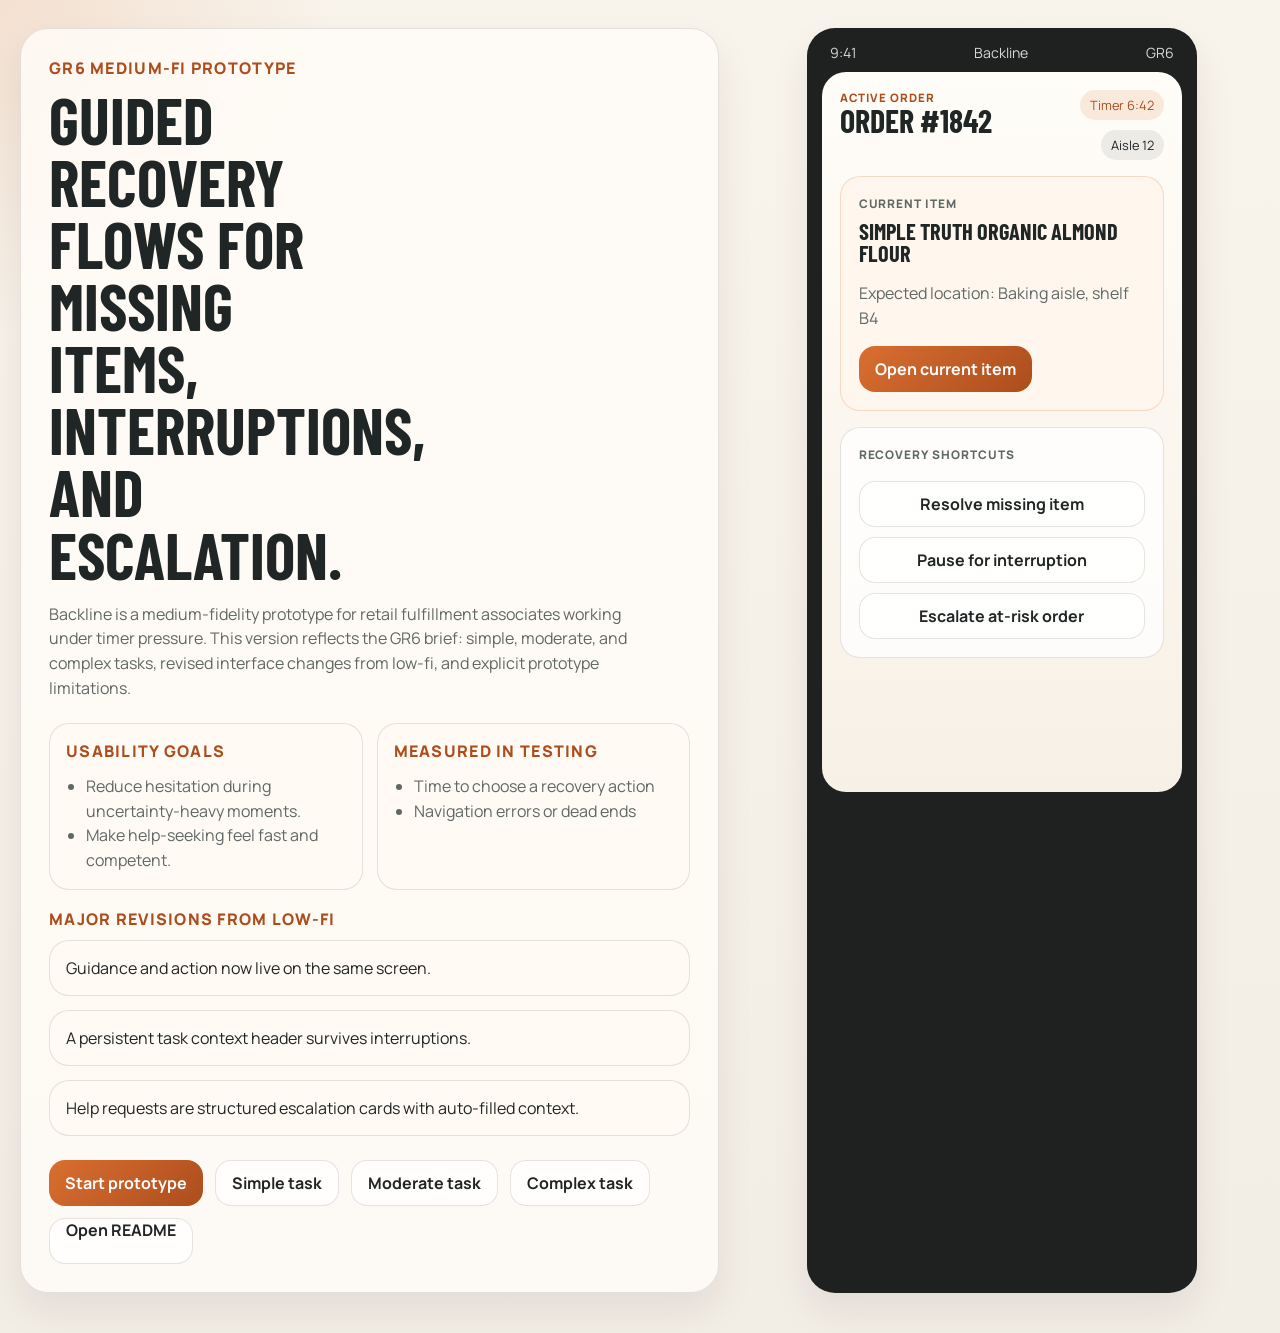
<file: gr6/index.html>
<!DOCTYPE html>
<html lang="en">
  <head>
    <meta charset="UTF-8" />
    <meta name="viewport" content="width=device-width, initial-scale=1.0" />
    <title>Backline GR6 Medium-Fi Prototype</title>
    <link rel="preconnect" href="https://fonts.googleapis.com" />
    <link rel="preconnect" href="https://fonts.gstatic.com" crossorigin />
    <link
      href="https://fonts.googleapis.com/css2?family=Barlow+Condensed:wght@500;700&family=Manrope:wght@400;500;600;700&display=swap"
      rel="stylesheet"
    />
    <link rel="stylesheet" href="gr6.css" />
  </head>
  <body>
    <main class="shell">
      <section class="brief">
        <p class="eyebrow">GR6 Medium-Fi Prototype</p>
        <h1>Guided recovery flows for missing items, interruptions, and escalation.</h1>
        <p class="summary">
          Backline is a medium-fidelity prototype for retail fulfillment associates working under
          timer pressure. This version reflects the GR6 brief: simple, moderate, and complex tasks,
          revised interface changes from low-fi, and explicit prototype limitations.
        </p>

        <div class="summary-grid">
          <div class="summary-card">
            <p class="mini-head">Usability goals</p>
            <ul>
              <li>Reduce hesitation during uncertainty-heavy moments.</li>
              <li>Make help-seeking feel fast and competent.</li>
            </ul>
          </div>
          <div class="summary-card">
            <p class="mini-head">Measured in testing</p>
            <ul>
              <li>Time to choose a recovery action</li>
              <li>Navigation errors or dead ends</li>
            </ul>
          </div>
        </div>

        <div class="revisions">
          <p class="mini-head">Major revisions from low-fi</p>
          <div class="revision-list">
            <div>Guidance and action now live on the same screen.</div>
            <div>A persistent task context header survives interruptions.</div>
            <div>Help requests are structured escalation cards with auto-filled context.</div>
          </div>
        </div>

        <div class="task-buttons">
          <button class="task-button" data-start="home">Start prototype</button>
          <button class="task-button secondary" data-start="missing-support">Simple task</button>
          <button class="task-button secondary" data-start="interrupt-mode">Moderate task</button>
          <button class="task-button secondary" data-start="repeated-issue">Complex task</button>
          <a class="task-link" href="readme.html">Open README</a>
        </div>
      </section>

      <section class="device-wrap">
        <div class="device">
          <div class="device-top">
            <span>9:41</span>
            <span>Backline</span>
            <span>GR6</span>
          </div>

          <div class="screen active" id="home">
            <div class="context-header">
              <div>
                <p class="eyebrow small">Active order</p>
                <h2>Order #1842</h2>
              </div>
              <div class="context-meta">
                <span class="chip alert">Timer 6:42</span>
                <span class="chip">Aisle 12</span>
              </div>
            </div>
            <div class="card primary-card">
              <p class="label">Current item</p>
              <h3>Simple Truth Organic Almond Flour</h3>
              <p>Expected location: Baking aisle, shelf B4</p>
              <button data-next="item-detail">Open current item</button>
            </div>
            <div class="card">
              <p class="label">Recovery shortcuts</p>
              <div class="stack">
                <button class="ghost" data-next="missing-support">Resolve missing item</button>
                <button class="ghost" data-next="interrupt-mode">Pause for interruption</button>
                <button class="ghost" data-next="repeated-issue">Escalate at-risk order</button>
              </div>
            </div>
          </div>

          <div class="screen" id="item-detail">
            <div class="topline">
              <button class="back" data-next="home">Back</button>
              <p>Item detail</p>
            </div>
            <div class="card">
              <p class="label">Current context</p>
              <div class="detail-row"><span>Item</span><strong>Organic almond flour</strong></div>
              <div class="detail-row"><span>Order pace</span><strong>Behind target</strong></div>
              <div class="detail-row"><span>Known issue</span><strong>Shelf appears empty</strong></div>
            </div>
            <div class="stack">
              <button data-next="missing-support">Can't find item</button>
              <button class="ghost" data-next="home">Return to dashboard</button>
            </div>
          </div>

          <div class="screen" id="missing-support">
            <div class="topline">
              <button class="back" data-next="item-detail">Back</button>
              <p>Missing item support</p>
            </div>
            <div class="card primary-card">
              <p class="label">Recommended next actions</p>
              <h3>Use the fastest safe next step.</h3>
              <p>Guidance and action appear together so the user does not bounce across screens.</p>
            </div>
            <div class="stack">
              <button class="ghost" data-next="alternate-location">Check alternate location</button>
              <button class="ghost" data-next="substitute-options">Compare substitutes</button>
              <button class="ghost" data-next="confirmation">Mark unavailable</button>
            </div>
          </div>

          <div class="screen" id="alternate-location">
            <div class="topline">
              <button class="back" data-next="missing-support">Back</button>
              <p>Alternate location</p>
            </div>
            <div class="card">
              <p class="label">Store hint</p>
              <h3>Check aisle 12 endcap display</h3>
              <p>This item is often moved to the seasonal gluten-free display.</p>
            </div>
            <div class="stack">
              <button data-next="confirmation">Found it</button>
              <button class="ghost" data-next="substitute-options">Still missing</button>
            </div>
          </div>

          <div class="screen" id="substitute-options">
            <div class="topline">
              <button class="back" data-next="missing-support">Back</button>
              <p>Substitute options</p>
            </div>
            <div class="option-card">
              <strong>Bob's Red Mill Almond Flour</strong>
              <p>High match, same category, keeps gluten-free constraint intact.</p>
            </div>
            <div class="option-card muted-option">
              <strong>Store Brand Almond Meal</strong>
              <p>Lower confidence choice. Texture and use case may differ.</p>
            </div>
            <div class="stack">
              <button data-next="confirmation">Choose best match</button>
              <button class="ghost" data-next="escalation-request">Request supervisor input</button>
            </div>
          </div>

          <div class="screen" id="interrupt-mode">
            <div class="topline">
              <button class="back" data-next="home">Back</button>
              <p>Interruption mode</p>
            </div>
            <div class="card">
              <p class="label">Pause current task</p>
              <h3>Save order context before helping a customer.</h3>
              <p>The persistent header and resume card are the main medium-fi change for this task.</p>
            </div>
            <div class="stack">
              <button data-next="customer-help">Pause and help customer</button>
            </div>
          </div>

          <div class="screen" id="customer-help">
            <div class="topline">
              <button class="back" data-next="interrupt-mode">Back</button>
              <p>Customer help state</p>
            </div>
            <div class="card">
              <p class="label">Order saved</p>
              <div class="detail-row"><span>Last completed</span><strong>Whole wheat bread</strong></div>
              <div class="detail-row"><span>Next item</span><strong>Frozen peas</strong></div>
              <div class="detail-row"><span>Section</span><strong>Frozen aisle</strong></div>
            </div>
            <button data-next="resume-card">Return to order</button>
          </div>

          <div class="screen" id="resume-card">
            <div class="topline">
              <button class="back" data-next="customer-help">Back</button>
              <p>Resume card</p>
            </div>
            <div class="card primary-card">
              <p class="label">Welcome back</p>
              <h3>Return to frozen aisle</h3>
              <p>2 items left in this section. Frozen items are time-sensitive, so resume here first.</p>
            </div>
            <button data-next="home">Continue picking</button>
          </div>

          <div class="screen" id="repeated-issue">
            <div class="topline">
              <button class="back" data-next="home">Back</button>
              <p>At-risk order</p>
            </div>
            <div class="card">
              <p class="label">Repeated issue prompt</p>
              <div class="detail-row"><span>Missing items</span><strong>3</strong></div>
              <div class="detail-row"><span>Timer state</span><strong>4:12 remaining</strong></div>
              <div class="detail-row"><span>Need</span><strong>Supervisor decision</strong></div>
            </div>
            <button data-next="escalation-request">Build escalation card</button>
          </div>

          <div class="screen" id="escalation-request">
            <div class="topline">
              <button class="back" data-next="repeated-issue">Back</button>
              <p>Escalation request</p>
            </div>
            <div class="card primary-card">
              <p class="label">Auto-filled context</p>
              <div class="detail-row"><span>Item</span><strong>Organic almond flour</strong></div>
              <div class="detail-row"><span>Aisle</span><strong>12 · Baking</strong></div>
              <div class="detail-row"><span>Timer</span><strong>4:12 remaining</strong></div>
              <div class="detail-row"><span>Issue</span><strong>Risky substitute needed</strong></div>
            </div>
            <button data-next="waiting-state">Send request</button>
          </div>

          <div class="screen" id="waiting-state">
            <div class="topline">
              <button class="back" data-next="escalation-request">Back</button>
              <p>Waiting state</p>
            </div>
            <div class="card">
              <p class="label">Supervisor notified</p>
              <h3>Request sent</h3>
              <p>This medium-fi state uses pre-authored responses rather than live data.</p>
            </div>
            <button data-next="supervisor-response">View response</button>
          </div>

          <div class="screen" id="supervisor-response">
            <div class="topline">
              <button class="back" data-next="waiting-state">Back</button>
              <p>Supervisor reply</p>
            </div>
            <div class="card primary-card">
              <p class="label">Response received</p>
              <h3>Use Bob's Red Mill Almond Flour</h3>
              <p>Closest category match. Avoid almond meal for baking-sensitive orders.</p>
            </div>
            <button data-next="confirmation">Apply recommendation</button>
          </div>

          <div class="screen" id="confirmation">
            <div class="topline">
              <button class="back" data-next="home">Back</button>
              <p>Confirmation</p>
            </div>
            <div class="card primary-card">
              <p class="label">Action complete</p>
              <h3>Return to run</h3>
              <p>The prototype now routes the user back into the order instead of leaving them in a dead end.</p>
            </div>
            <button data-next="recap">Finish sample flow</button>
          </div>

          <div class="screen" id="recap">
            <div class="topline">
              <button class="back" data-next="home">Back</button>
              <p>End-of-run recap</p>
            </div>
            <div class="card">
              <p class="label">Prototype limitations</p>
              <ul class="recap-list">
                <li>Inventory is hard-coded to sample items.</li>
                <li>Supervisor responses are pre-authored.</li>
                <li>Timer changes are simulated, not real-time.</li>
                <li>Store map hints are illustrative only.</li>
              </ul>
            </div>
            <a class="button-link" href="readme.html">Read prototype notes</a>
          </div>
        </div>
      </section>
    </main>

    <script src="gr6.js"></script>
  </body>
</html>
</file>
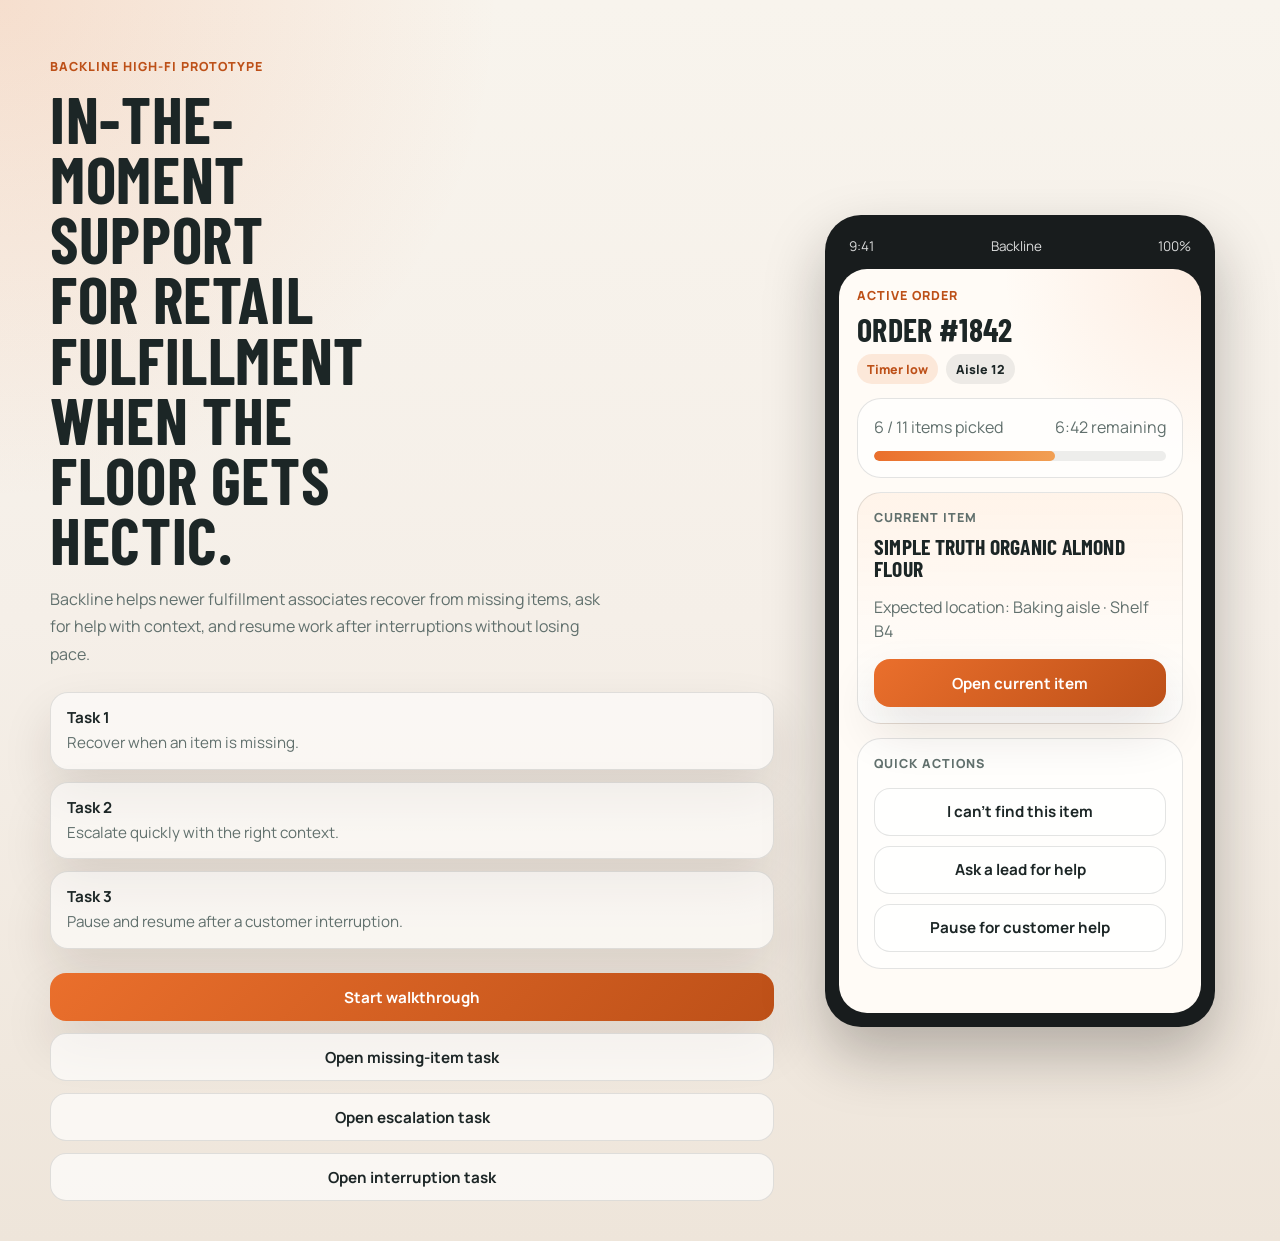
<file: prototype/index.html>
<!DOCTYPE html>
<html lang="en">
  <head>
    <meta charset="UTF-8" />
    <meta name="viewport" content="width=device-width, initial-scale=1.0" />
    <title>Backline Prototype</title>
    <link rel="preconnect" href="https://fonts.googleapis.com" />
    <link rel="preconnect" href="https://fonts.gstatic.com" crossorigin />
    <link
      href="https://fonts.googleapis.com/css2?family=Barlow+Condensed:wght@600;700&family=Manrope:wght@400;500;600;700&display=swap"
      rel="stylesheet"
    />
    <link rel="stylesheet" href="prototype.css" />
  </head>
  <body>
    <main class="shell">
      <section class="brief">
        <p class="eyebrow">Backline High-Fi Prototype</p>
        <h1>In-the-moment support for retail fulfillment when the floor gets hectic.</h1>
        <p>
          Backline helps newer fulfillment associates recover from missing items, ask for help
          with context, and resume work after interruptions without losing pace.
        </p>
        <div class="flow-list">
          <div class="flow-item">
            <strong>Task 1</strong>
            <span>Recover when an item is missing.</span>
          </div>
          <div class="flow-item">
            <strong>Task 2</strong>
            <span>Escalate quickly with the right context.</span>
          </div>
          <div class="flow-item">
            <strong>Task 3</strong>
            <span>Pause and resume after a customer interruption.</span>
          </div>
        </div>
        <div class="demo-buttons">
          <button class="demo-link" data-start="home">Start walkthrough</button>
          <button class="demo-link secondary" data-start="missing-item">Open missing-item task</button>
          <button class="demo-link secondary" data-start="escalation-request">Open escalation task</button>
          <button class="demo-link secondary" data-start="interrupt-mode">Open interruption task</button>
        </div>
      </section>

      <section class="device-wrap">
        <div class="device">
          <div class="device-top">
            <span>9:41</span>
            <span>Backline</span>
            <span>100%</span>
          </div>

          <div class="screen active" id="home">
            <div class="screen-head">
              <p class="eyebrow">Active Order</p>
              <h2>Order #1842</h2>
              <div class="chips">
                <span class="chip alert">Timer low</span>
                <span class="chip">Aisle 12</span>
              </div>
            </div>
            <div class="progress-card">
              <div class="progress-meta">
                <span>6 / 11 items picked</span>
                <span>6:42 remaining</span>
              </div>
              <div class="progress-bar"><span></span></div>
            </div>
            <div class="card focus">
              <p class="label">Current item</p>
              <h3>Simple Truth Organic Almond Flour</h3>
              <p>Expected location: Baking aisle · Shelf B4</p>
              <button data-next="order">Open current item</button>
            </div>
            <div class="card">
              <p class="label">Quick actions</p>
              <div class="stack">
                <button class="ghost" data-next="missing-item">I can't find this item</button>
                <button class="ghost" data-next="escalation-request">Ask a lead for help</button>
                <button class="ghost" data-next="interrupt-mode">Pause for customer help</button>
              </div>
            </div>
          </div>

          <div class="screen" id="order">
            <div class="topline">
              <button class="back" data-next="home">Back</button>
              <p>Current task list</p>
            </div>
            <div class="card list-card">
              <p class="label">Remaining items</p>
              <div class="item done"><span>Frozen peas</span><span>Picked</span></div>
              <div class="item done"><span>Whole wheat bread</span><span>Picked</span></div>
              <div class="item current"><span>Organic almond flour</span><span>Current</span></div>
              <div class="item"><span>Gluten-free pasta</span><span>Next</span></div>
              <div class="item"><span>Honeycrisp apples</span><span>Later</span></div>
            </div>
            <button data-next="item-detail">Open item detail</button>
          </div>

          <div class="screen" id="item-detail">
            <div class="topline">
              <button class="back" data-next="order">Back</button>
              <p>Item detail</p>
            </div>
            <div class="product-card">
              <div class="product-image">ALMOND<br />FLOUR</div>
              <div>
                <h3>Simple Truth Organic Almond Flour</h3>
                <p>16 oz · Gluten-free baking</p>
                <p>Expected shelf: B4</p>
              </div>
            </div>
            <div class="stack">
              <button class="secondary-button" data-next="success">Item found</button>
              <button data-next="missing-item">Can't find item</button>
            </div>
          </div>

          <div class="screen" id="missing-item">
            <div class="topline">
              <button class="back" data-next="item-detail">Back</button>
              <p>Decision support</p>
            </div>
            <div class="card focus">
              <p class="label">Can't find this item?</p>
              <h3>Backline can help you recover quickly.</h3>
              <p>Use the fastest safe next step instead of guessing or over-searching.</p>
            </div>
            <div class="stack">
              <button class="ghost" data-next="alt-location">Check alternate location</button>
              <button class="ghost" data-next="substitutes">Compare substitute options</button>
              <button class="ghost" data-next="escalation-request">Ask a lead</button>
              <button class="ghost" data-next="success">Mark unavailable</button>
            </div>
          </div>

          <div class="screen" id="alt-location">
            <div class="topline">
              <button class="back" data-next="missing-item">Back</button>
              <p>Location hint</p>
            </div>
            <div class="card">
              <p class="label">Likely alternate location</p>
              <h3>Check aisle 12 endcap display</h3>
              <p>Lead notes show this item is often stocked on the seasonal baking display.</p>
            </div>
            <div class="stack">
              <button class="secondary-button" data-next="success">Found it</button>
              <button data-next="substitutes">Still missing</button>
            </div>
          </div>

          <div class="screen" id="substitutes">
            <div class="topline">
              <button class="back" data-next="missing-item">Back</button>
              <p>Substitute options</p>
            </div>
            <div class="option-card">
              <div>
                <h3>Bob's Red Mill Almond Flour</h3>
                <p>High match · Same category · Gluten-free</p>
              </div>
              <span class="tag safe">Best match</span>
            </div>
            <div class="option-card">
              <div>
                <h3>Store Brand Almond Meal</h3>
                <p>Lower match · Texture may differ</p>
              </div>
              <span class="tag">Higher risk</span>
            </div>
            <div class="stack">
              <button class="secondary-button" data-next="success">Choose best match</button>
              <button data-next="escalation-request">Request second opinion</button>
            </div>
          </div>

          <div class="screen" id="escalation-request">
            <div class="topline">
              <button class="back" data-next="substitutes">Back</button>
              <p>Escalation</p>
            </div>
            <div class="card">
              <p class="label">Need a second opinion</p>
              <div class="detail-row"><span>Item</span><strong>Organic almond flour</strong></div>
              <div class="detail-row"><span>Aisle</span><strong>12 · Baking</strong></div>
              <div class="detail-row"><span>Timer state</span><strong>6:42 remaining</strong></div>
              <div class="detail-row"><span>Issue</span><strong>Risky gluten-free substitute</strong></div>
            </div>
            <button data-next="supervisor-response">Send request</button>
          </div>

          <div class="screen" id="supervisor-response">
            <div class="topline">
              <button class="back" data-next="escalation-request">Back</button>
              <p>Supervisor response</p>
            </div>
            <div class="card focus">
              <p class="label">Response received</p>
              <h3>Use Bob's Red Mill Almond Flour</h3>
              <p>Closest category match. Avoid almond meal for baking-sensitive orders.</p>
            </div>
            <div class="stack">
              <button class="secondary-button" data-next="success">Apply recommendation</button>
              <button class="ghost" data-next="supervisor-why">Why this recommendation?</button>
            </div>
          </div>

          <div class="screen" id="supervisor-why">
            <div class="topline">
              <button class="back" data-next="supervisor-response">Back</button>
              <p>Why this choice</p>
            </div>
            <div class="card">
              <p class="label">Decision rationale</p>
              <p>
                This substitute preserves the gluten-free requirement and matches how the product is typically used.
              </p>
              <p class="small-note">Backline stores this explanation so newer workers learn from the escalation.</p>
            </div>
            <button data-next="success">Apply recommendation</button>
          </div>

          <div class="screen" id="interrupt-mode">
            <div class="topline">
              <button class="back" data-next="home">Back</button>
              <p>Interruption</p>
            </div>
            <div class="card focus">
              <p class="label">Customer needs help?</p>
              <h3>Pause and bookmark this order.</h3>
              <p>Backline saves your current state so you can return without rebuilding the order from memory.</p>
            </div>
            <div class="stack">
              <button data-next="paused-state">Pause and bookmark</button>
              <button class="ghost" data-next="home">Keep picking</button>
            </div>
          </div>

          <div class="screen" id="paused-state">
            <div class="topline">
              <button class="back" data-next="interrupt-mode">Back</button>
              <p>Paused order</p>
            </div>
            <div class="card">
              <p class="label">Saved context</p>
              <div class="detail-row"><span>Order</span><strong>#1842</strong></div>
              <div class="detail-row"><span>Last completed</span><strong>Whole wheat bread</strong></div>
              <div class="detail-row"><span>Next item</span><strong>Frozen peas</strong></div>
              <div class="detail-row"><span>Section</span><strong>Frozen aisle</strong></div>
            </div>
            <button data-next="resume-card">Resume order</button>
          </div>

          <div class="screen" id="resume-card">
            <div class="topline">
              <button class="back" data-next="paused-state">Back</button>
              <p>Resume</p>
            </div>
            <div class="card focus">
              <p class="label">Welcome back</p>
              <h3>Return to frozen aisle</h3>
              <p>Frozen items are time-sensitive. Resume with 2 items left in this section.</p>
            </div>
            <button data-next="success">Continue picking</button>
          </div>

          <div class="screen" id="success">
            <div class="topline">
              <button class="back" data-next="home">Back</button>
              <p>Order status</p>
            </div>
            <div class="success-card">
              <p class="label">Order back on track</p>
              <h3>Next step confirmed</h3>
              <p>You resolved the issue without losing the order state.</p>
              <div class="progress-card">
                <div class="progress-meta">
                  <span>7 / 11 items picked</span>
                  <span>6:10 remaining</span>
                </div>
                <div class="progress-bar"><span class="success-fill"></span></div>
              </div>
            </div>
            <div class="stack">
              <button data-next="home">Return home</button>
              <button class="ghost" data-next="order">View order</button>
            </div>
          </div>
        </div>
      </section>
    </main>

    <script src="prototype.js"></script>
  </body>
</html>
</file>
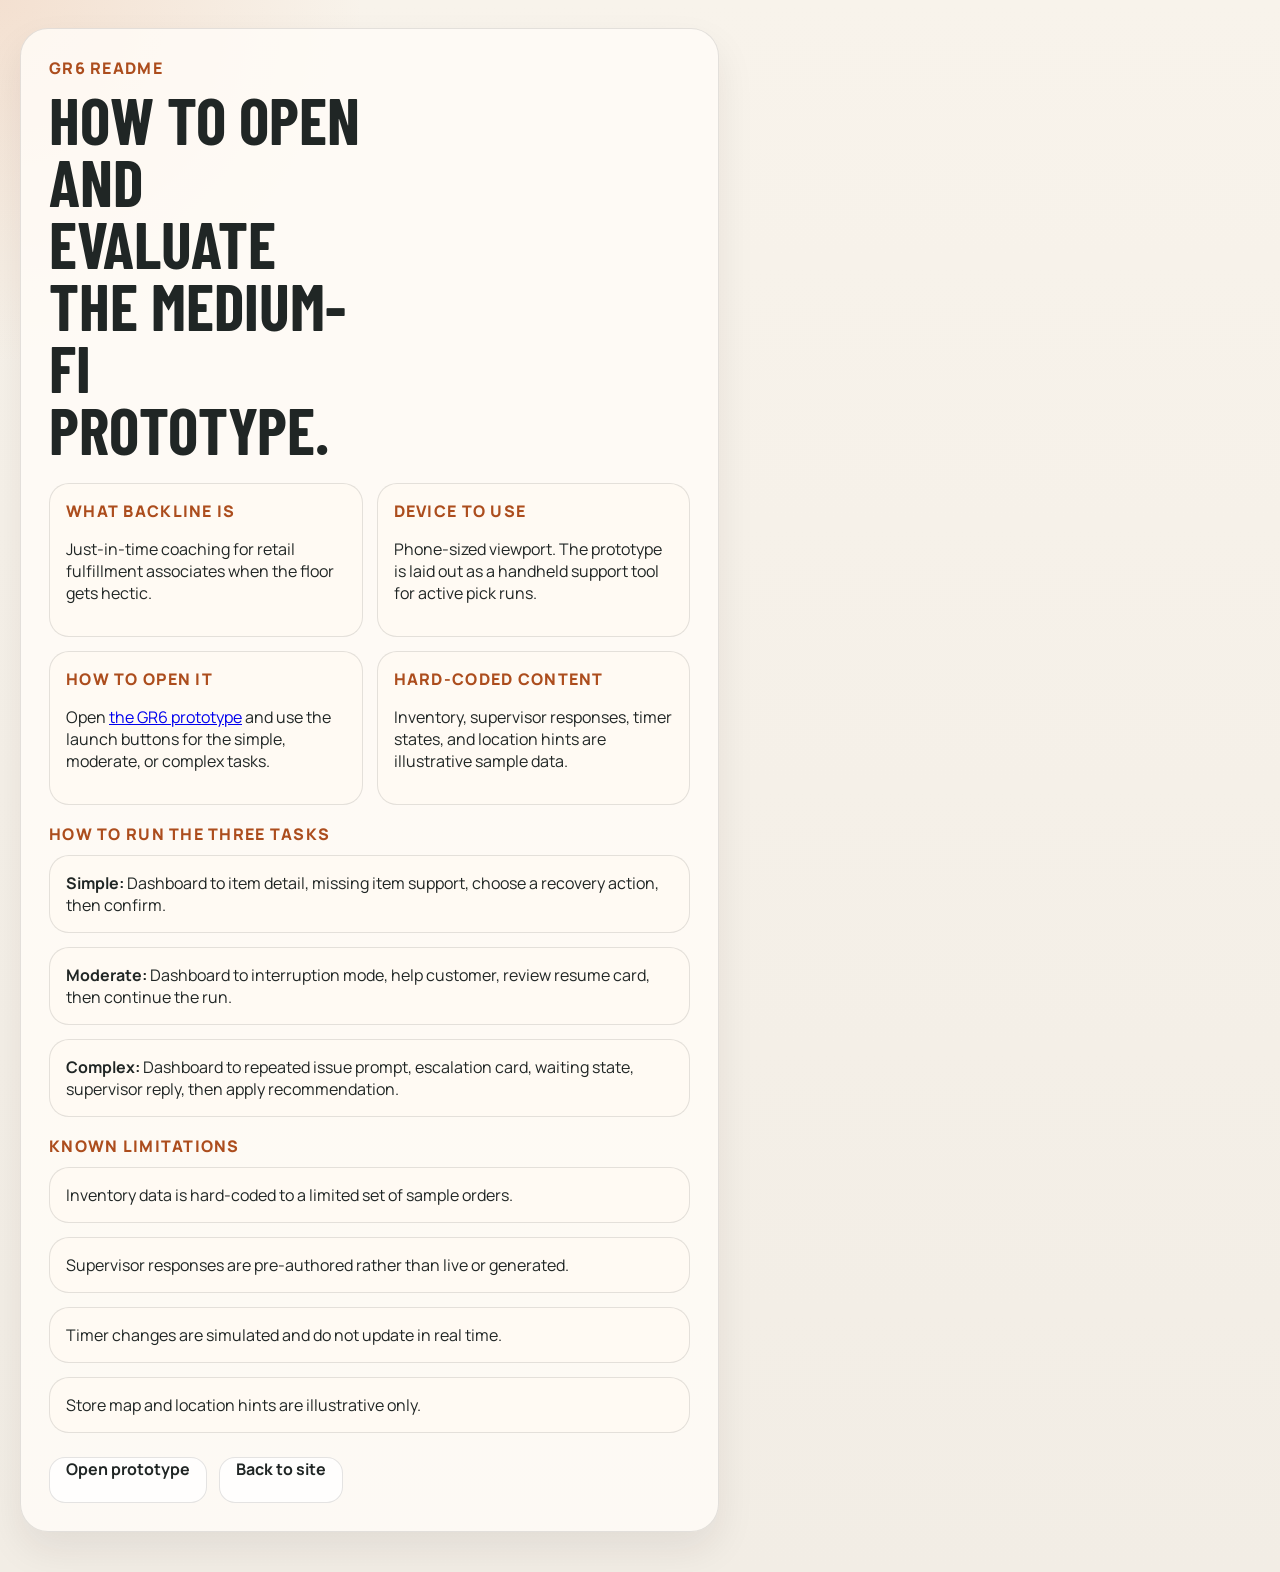
<file: gr6/readme.html>
<!DOCTYPE html>
<html lang="en">
  <head>
    <meta charset="UTF-8" />
    <meta name="viewport" content="width=device-width, initial-scale=1.0" />
    <title>Backline GR6 README</title>
    <link rel="preconnect" href="https://fonts.googleapis.com" />
    <link rel="preconnect" href="https://fonts.gstatic.com" crossorigin />
    <link
      href="https://fonts.googleapis.com/css2?family=Barlow+Condensed:wght@500;700&family=Manrope:wght@400;500;600;700&display=swap"
      rel="stylesheet"
    />
    <link rel="stylesheet" href="gr6.css" />
  </head>
  <body>
    <main class="shell">
      <section class="brief">
        <p class="eyebrow">GR6 README</p>
        <h1>How to open and evaluate the medium-fi prototype.</h1>
        <div class="summary-grid">
          <div class="summary-card">
            <p class="mini-head">What Backline is</p>
            <p>Just-in-time coaching for retail fulfillment associates when the floor gets hectic.</p>
          </div>
          <div class="summary-card">
            <p class="mini-head">Device to use</p>
            <p>Phone-sized viewport. The prototype is laid out as a handheld support tool for active pick runs.</p>
          </div>
          <div class="summary-card">
            <p class="mini-head">How to open it</p>
            <p>Open <a href="index.html">the GR6 prototype</a> and use the launch buttons for the simple, moderate, or complex tasks.</p>
          </div>
          <div class="summary-card">
            <p class="mini-head">Hard-coded content</p>
            <p>Inventory, supervisor responses, timer states, and location hints are illustrative sample data.</p>
          </div>
        </div>

        <div class="revisions">
          <p class="mini-head">How to run the three tasks</p>
          <div class="revision-list">
            <div><strong>Simple:</strong> Dashboard to item detail, missing item support, choose a recovery action, then confirm.</div>
            <div><strong>Moderate:</strong> Dashboard to interruption mode, help customer, review resume card, then continue the run.</div>
            <div><strong>Complex:</strong> Dashboard to repeated issue prompt, escalation card, waiting state, supervisor reply, then apply recommendation.</div>
          </div>
        </div>

        <div class="revisions">
          <p class="mini-head">Known limitations</p>
          <div class="revision-list">
            <div>Inventory data is hard-coded to a limited set of sample orders.</div>
            <div>Supervisor responses are pre-authored rather than live or generated.</div>
            <div>Timer changes are simulated and do not update in real time.</div>
            <div>Store map and location hints are illustrative only.</div>
          </div>
        </div>

        <div class="task-buttons">
          <a class="task-link" href="index.html">Open prototype</a>
          <a class="task-link" href="../">Back to site</a>
        </div>
      </section>
    </main>
  </body>
</html>
</file>
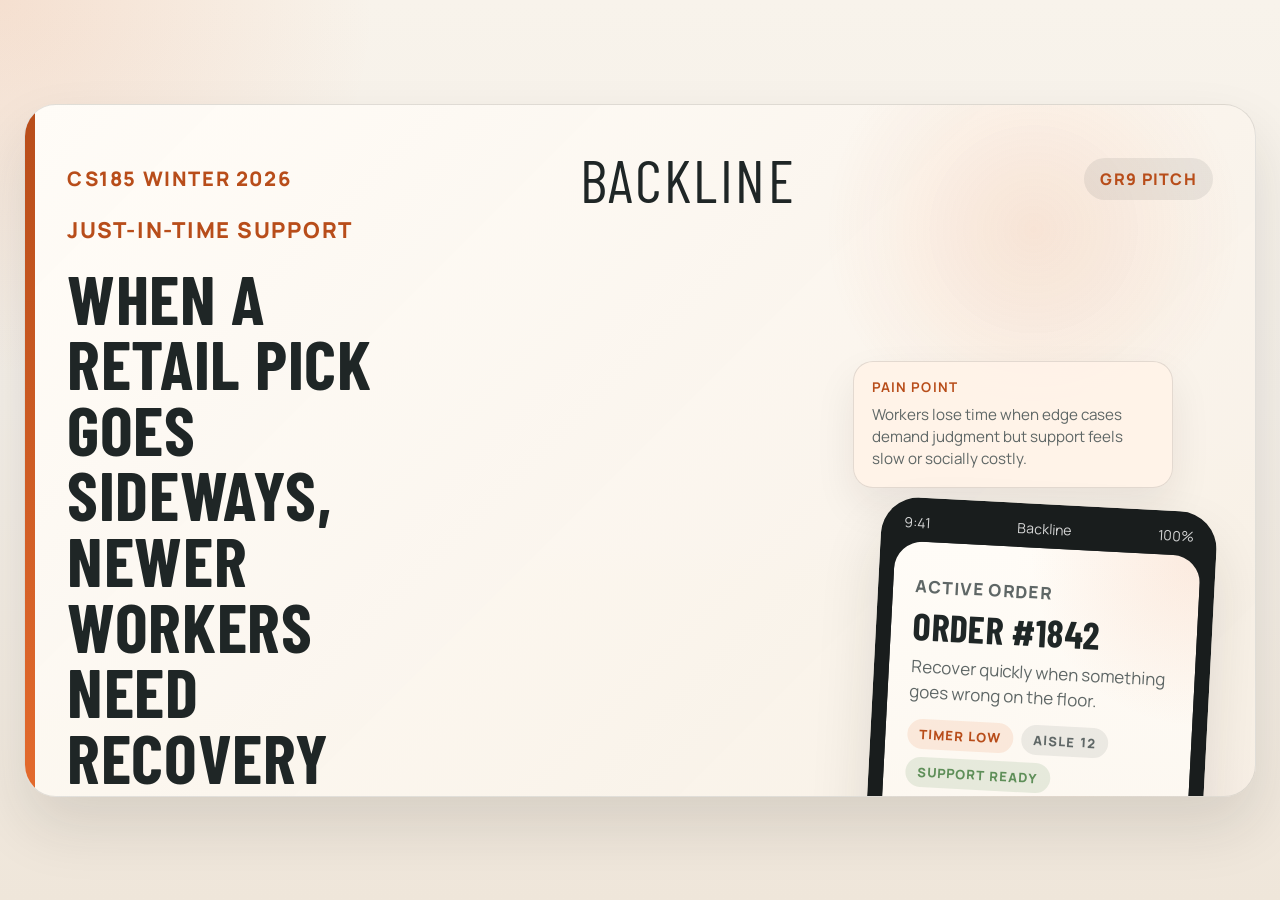
<file: gr9/pitch.html>
<!DOCTYPE html>
<html lang="en">
  <head>
    <meta charset="UTF-8" />
    <meta name="viewport" content="width=device-width, initial-scale=1.0" />
    <title>Backline GR9 Pitch Slide</title>
    <link rel="preconnect" href="https://fonts.googleapis.com" />
    <link rel="preconnect" href="https://fonts.gstatic.com" crossorigin />
    <link
      href="https://fonts.googleapis.com/css2?family=Barlow+Condensed:wght@500;700&family=Manrope:wght@400;500;600;700;800&display=swap"
      rel="stylesheet"
    />
    <script src="https://mcp.figma.com/mcp/html-to-design/capture.js" async></script>
    <link rel="stylesheet" href="gr9.css" />
  </head>
  <body>
    <main class="pitch-page">
      <section class="pitch-slide">
        <div class="pitch-topbar">
          <p class="eyebrow">CS185 Winter 2026</p>
          <div class="brand">Backline</div>
          <span class="pitch-tag">GR9 Pitch</span>
        </div>

        <div class="pitch-body">
          <section class="pitch-copy">
            <p class="section-kicker">Just-in-time support</p>
            <h1>When a retail pick goes sideways, newer workers need recovery support fast.</h1>
            <p class="pitch-lead">
              Backline is a shift support tool for missing items, contextual escalation,
              and interruption recovery under timer pressure.
            </p>

            <div class="pitch-story-grid">
              <div class="pitch-story-card">
                <strong>Problem</strong>
                <p>Training explains official workflow, but not what to do when the item is missing and the timer is still running.</p>
              </div>
              <div class="pitch-story-card">
                <strong>Insight</strong>
                <p>The hardest part of the job is not picking. It is recovering when uncertainty breaks the plan.</p>
              </div>
              <div class="pitch-story-card">
                <strong>Solution</strong>
                <p>Backline gives workers the fastest safe next step instead of forcing guesswork or unnecessary escalation.</p>
              </div>
            </div>

            <div class="pitch-proof-strip">
              <div class="pitch-proof">
                <span>01</span>
                <div>
                  <strong>Missing-item recovery</strong>
                  <p>Alternate locations, substitute guidance, and unavailable-item fallback.</p>
                </div>
              </div>
              <div class="pitch-proof">
                <span>02</span>
                <div>
                  <strong>Contextual escalation</strong>
                  <p>One-tap requests that package aisle, issue, and timer state.</p>
                </div>
              </div>
              <div class="pitch-proof">
                <span>03</span>
                <div>
                  <strong>Interruption resume</strong>
                  <p>Workers return with the right next step after helping a customer.</p>
                </div>
              </div>
            </div>
          </section>

          <aside class="pitch-mockup">
            <div class="pitch-visual-stage">
              <div class="pitch-callout problem-callout">
                <strong>Pain point</strong>
                <p>Workers lose time when edge cases demand judgment but support feels slow or socially costly.</p>
              </div>
              <article class="phone pitch-phone-clean">
                <div class="screen-top">
                  <span>9:41</span>
                  <span>Backline</span>
                  <span>100%</span>
                </div>
                <div class="phone-screen">
                  <div class="screen-head">
                    <p class="screen-label">Active Order</p>
                    <h3>Order #1842</h3>
                    <p>Recover quickly when something goes wrong on the floor.</p>
                    <div class="chip-row">
                      <span class="chip alert">Timer low</span>
                      <span class="chip">Aisle 12</span>
                      <span class="chip good">Support ready</span>
                    </div>
                  </div>

                  <div class="screen-card">
                    <p class="mini-label">Current issue</p>
                    <h4>Can't find almond flour?</h4>
                    <p>Backline offers alternate locations, substitute guidance, and escalation in one place.</p>
                  </div>

                  <div class="button-row">
                    <div class="button-pill">Recover this item</div>
                    <div class="button-pill secondary">Ask a lead</div>
                  </div>
                </div>
              </article>
              <div class="pitch-callout solution-callout">
                <strong>Pitch line</strong>
                <p>Backline turns “what do I do now?” into a guided recovery flow workers can trust in the moment.</p>
              </div>
            </div>
          </aside>
        </div>
      </section>
    </main>
  </body>
</html>
</file>
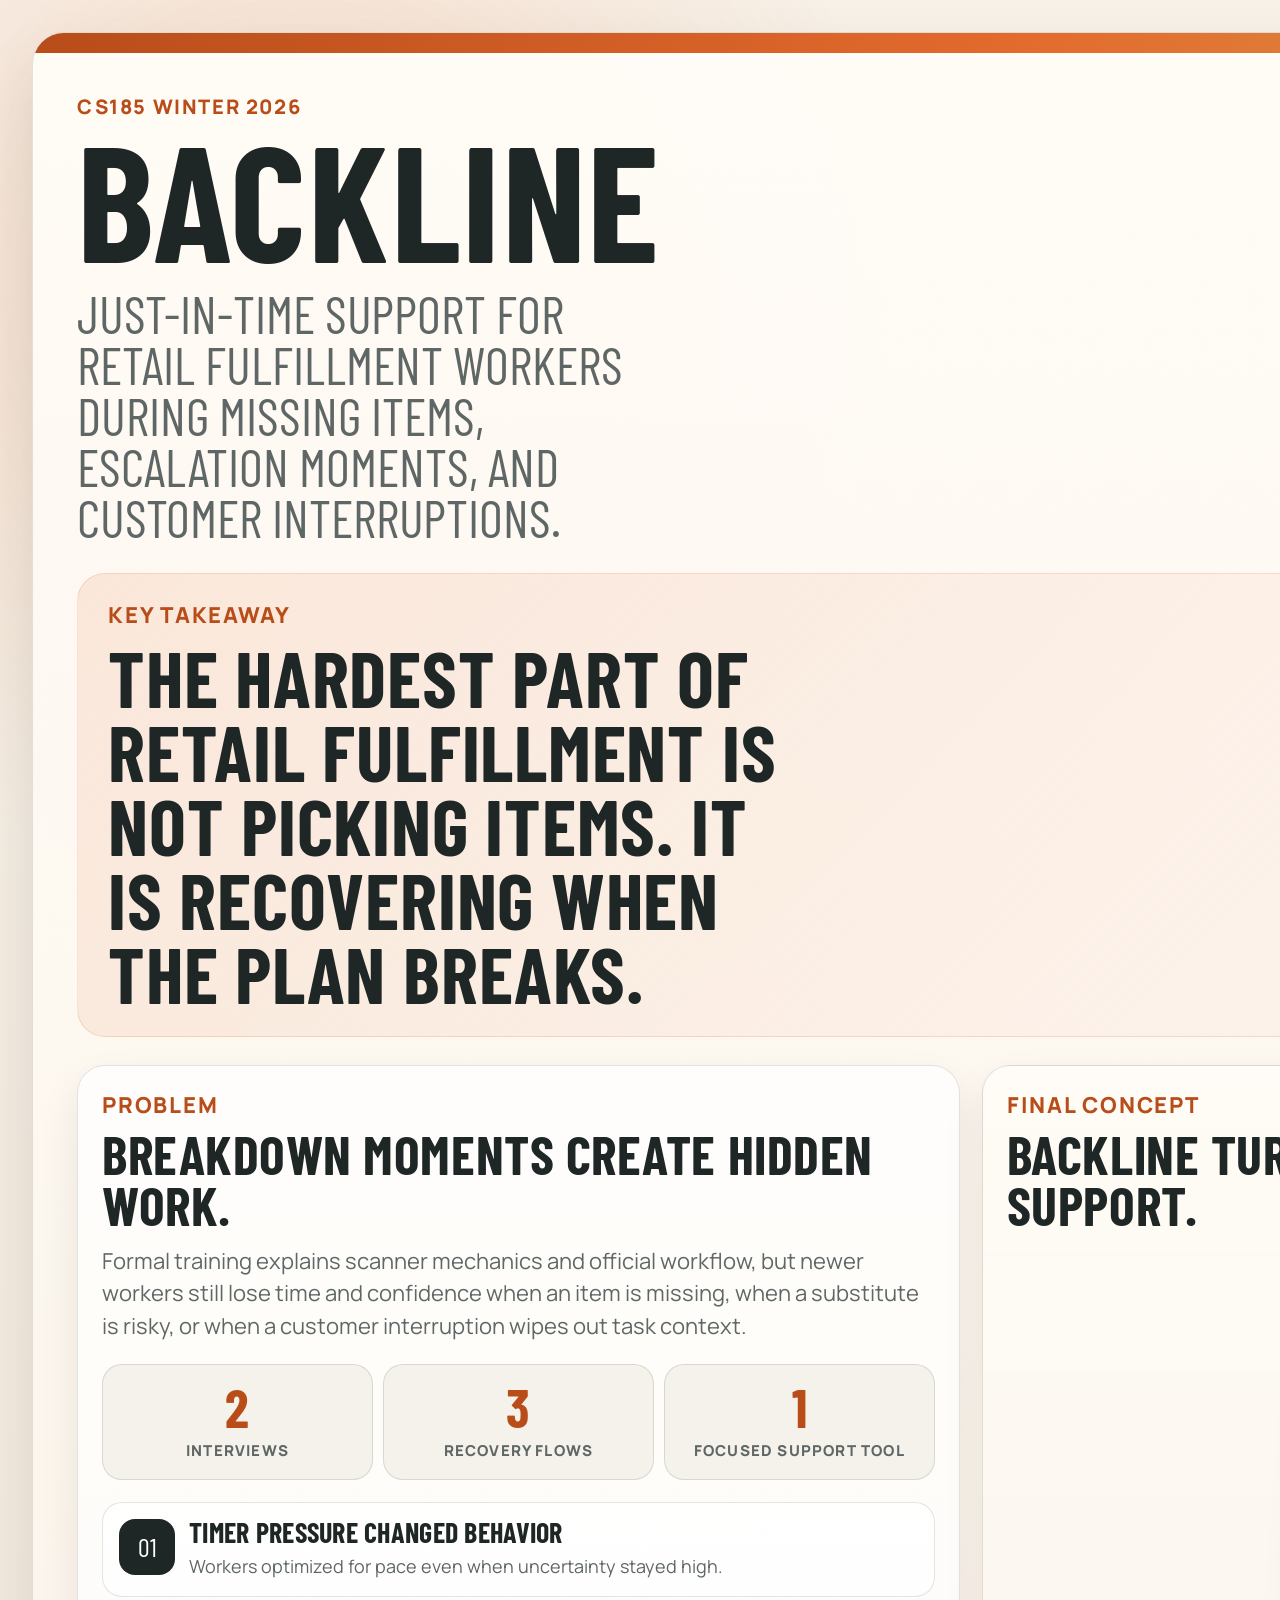
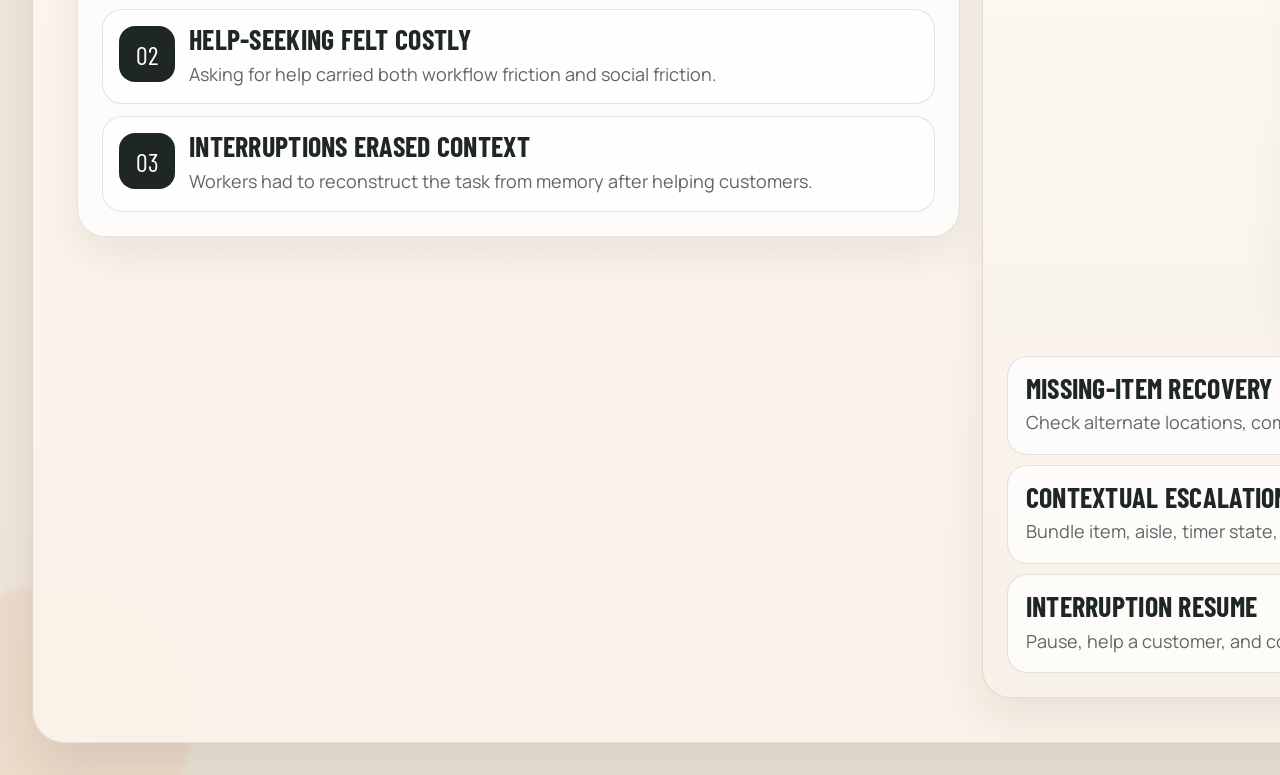
<file: gr9/poster.html>
<!DOCTYPE html>
<html lang="en">
  <head>
    <meta charset="UTF-8" />
    <meta name="viewport" content="width=device-width, initial-scale=1.0" />
    <title>Backline GR9 Poster</title>
    <link rel="preconnect" href="https://fonts.googleapis.com" />
    <link rel="preconnect" href="https://fonts.gstatic.com" crossorigin />
    <link
      href="https://fonts.googleapis.com/css2?family=Barlow+Condensed:wght@500;700&family=Manrope:wght@400;500;600;700;800&display=swap"
      rel="stylesheet"
    />
    <script src="https://mcp.figma.com/mcp/html-to-design/capture.js" async></script>
    <link rel="stylesheet" href="gr9.css" />
  </head>
  <body>
    <main class="canvas poster-canvas">
      <section class="poster-board">
        <header class="poster-header">
          <div class="poster-header-copy">
            <p class="eyebrow">CS185 Winter 2026</p>
            <h1>Backline</h1>
            <p class="poster-deck">
              Just-in-time support for retail fulfillment workers during missing items,
              escalation moments, and customer interruptions.
            </p>
          </div>
          <div class="poster-meta">
            <div class="poster-meta-chip">GR9 Poster</div>
            <p><strong>Aryaman Singh</strong> and <strong>Kushagra Kanaujia</strong></p>
            <p>University of California, Santa Barbara</p>
          </div>
        </header>

        <section class="poster-takeaway">
          <p class="section-kicker">Key takeaway</p>
          <h2>The hardest part of retail fulfillment is not picking items. It is recovering when the plan breaks.</h2>
        </section>

        <section class="poster-columns">
          <article class="poster-panel">
            <p class="section-kicker">Problem</p>
            <h2>Breakdown moments create hidden work.</h2>
            <p>
              Formal training explains scanner mechanics and official workflow, but newer workers still
              lose time and confidence when an item is missing, when a substitute is risky, or when
              a customer interruption wipes out task context.
            </p>

            <div class="poster-metrics">
              <div class="poster-metric">
                <strong>2</strong>
                <span>Interviews</span>
              </div>
              <div class="poster-metric">
                <strong>3</strong>
                <span>Recovery flows</span>
              </div>
              <div class="poster-metric">
                <strong>1</strong>
                <span>Focused support tool</span>
              </div>
            </div>

            <div class="poster-insight-list">
              <div class="poster-insight">
                <span>01</span>
                <div>
                  <h3>Timer pressure changed behavior</h3>
                  <p>Workers optimized for pace even when uncertainty stayed high.</p>
                </div>
              </div>
              <div class="poster-insight">
                <span>02</span>
                <div>
                  <h3>Help-seeking felt costly</h3>
                  <p>Asking for help carried both workflow friction and social friction.</p>
                </div>
              </div>
              <div class="poster-insight">
                <span>03</span>
                <div>
                  <h3>Interruptions erased context</h3>
                  <p>Workers had to reconstruct the task from memory after helping customers.</p>
                </div>
              </div>
            </div>
          </article>

          <article class="poster-panel poster-panel-emphasis">
            <p class="section-kicker">Final concept</p>
            <h2>Backline turns training into live shift support.</h2>
            <div class="poster-device">
              <article class="phone feature-phone">
                <div class="screen-top">
                  <span>9:41</span>
                  <span>Backline</span>
                  <span>100%</span>
                </div>
                <div class="phone-screen">
                  <div class="screen-head">
                    <p class="screen-label">Active Order</p>
                    <h3>Order #1842</h3>
                    <p>Recover quickly when something goes wrong without losing pace or confidence.</p>
                    <div class="chip-row">
                      <span class="chip alert">Timer low</span>
                      <span class="chip">Aisle 12</span>
                      <span class="chip good">Support ready</span>
                    </div>
                  </div>
                  <div class="screen-card">
                    <p class="mini-label">Current issue</p>
                    <h4>Can't find almond flour?</h4>
                    <p>Backline provides alternate locations, substitute guidance, and escalation in one place.</p>
                  </div>
                  <div class="button-row">
                    <div class="button-pill">Recover this item</div>
                    <div class="button-pill secondary">Ask a lead</div>
                  </div>
                </div>
              </article>
            </div>

            <div class="poster-flow-grid">
              <div class="poster-flow-card">
                <h3>Missing-item recovery</h3>
                <p>Check alternate locations, compare substitutes, or mark unavailable without over-searching.</p>
              </div>
              <div class="poster-flow-card">
                <h3>Contextual escalation</h3>
                <p>Bundle item, aisle, timer state, and issue before reaching out for support.</p>
              </div>
              <div class="poster-flow-card">
                <h3>Interruption resume</h3>
                <p>Pause, help a customer, and come back with the right section and next item intact.</p>
              </div>
            </div>
          </article>

          <article class="poster-panel">
            <p class="section-kicker">Process and impact</p>
            <h2>From broad stress to precise recovery support.</h2>

            <div class="poster-timeline">
              <div><span>GR2</span><p>Needfinding focused the team on retail fulfillment judgment.</p></div>
              <div><span>GR5</span><p>Low-fi testing clarified how workers want support in ambiguous moments.</p></div>
              <div><span>GR6</span><p>Medium-fi flows organized alternate location, substitution, and escalation logic.</p></div>
              <div><span>GR8</span><p>High-fi refined the in-the-moment experience for faster recovery.</p></div>
            </div>

            <div class="poster-outcome">
              <p class="section-kicker">Outcome</p>
              <p>
                Backline helps newer associates stay accurate, recover faster, ask for help with less
                hesitation, and resume after interruptions without rebuilding the task from memory.
              </p>
            </div>

            <div class="poster-footer-note">
              <p><strong>Project website</strong></p>
              <p>notaryaman.github.io/backline</p>
            </div>
          </article>
        </section>
      </section>
    </main>
  </body>
</html>
</file>
<file: styles.css>
:root {
  --bg: #f4efe8;
  --bg-alt: #ebe4db;
  --surface: rgba(255, 252, 247, 0.8);
  --surface-strong: #fffaf3;
  --text: #1f2626;
  --muted: #5f6766;
  --line: rgba(31, 38, 38, 0.12);
  --accent: #e36a2d;
  --accent-dark: #b84d1a;
  --success: #5f8f59;
  --shadow: 0 18px 40px rgba(35, 29, 24, 0.08);
  --radius-lg: 28px;
  --radius-md: 20px;
  --radius-sm: 12px;
  --max-width: 1180px;
}

* {
  box-sizing: border-box;
}

html {
  scroll-behavior: smooth;
}

body {
  margin: 0;
  font-family: "Manrope", sans-serif;
  color: var(--text);
  background:
    radial-gradient(circle at top left, rgba(227, 106, 45, 0.15), transparent 28%),
    linear-gradient(180deg, #f8f3eb 0%, var(--bg) 45%, #f0e7dc 100%);
}

a {
  color: inherit;
}

.site-header,
.hero,
.section,
.site-footer {
  padding-left: 24px;
  padding-right: 24px;
}

.site-header {
  position: sticky;
  top: 0;
  z-index: 20;
  display: flex;
  align-items: center;
  justify-content: space-between;
  max-width: var(--max-width);
  margin: 0 auto;
  padding-top: 18px;
  padding-bottom: 18px;
  backdrop-filter: blur(14px);
}

.brand,
.site-nav a,
.button {
  text-decoration: none;
}

.brand {
  font-family: "Barlow Condensed", sans-serif;
  font-size: 2rem;
  letter-spacing: 0.04em;
  text-transform: uppercase;
}

.site-nav {
  display: flex;
  gap: 18px;
  flex-wrap: wrap;
}

.site-nav a {
  color: var(--muted);
  font-size: 0.95rem;
}

.hero {
  max-width: var(--max-width);
  margin: 0 auto;
  min-height: calc(100vh - 84px);
  display: grid;
  grid-template-columns: minmax(0, 1.15fr) minmax(320px, 0.85fr);
  gap: 28px;
  align-items: center;
  padding-top: 48px;
  padding-bottom: 48px;
}

.eyebrow {
  margin: 0 0 12px;
  color: var(--accent-dark);
  font-weight: 700;
  letter-spacing: 0.08em;
  text-transform: uppercase;
  font-size: 0.82rem;
}

h1,
h2,
h3 {
  margin: 0;
}

h1,
h2 {
  font-family: "Barlow Condensed", sans-serif;
  line-height: 0.96;
  letter-spacing: 0.01em;
  text-transform: uppercase;
}

h1 {
  font-size: clamp(3.6rem, 7vw, 6.6rem);
  max-width: 12ch;
}

h2 {
  font-size: clamp(2.3rem, 4vw, 3.6rem);
  max-width: 14ch;
}

h3 {
  font-size: 1.25rem;
  line-height: 1.2;
}

.hero-text,
.card p,
.deliverable-card p,
.feature p,
.site-footer p {
  line-height: 1.6;
  color: var(--muted);
}

.hero-text {
  max-width: 58ch;
  margin: 22px 0 0;
  font-size: 1.08rem;
}

.hero-actions {
  display: flex;
  gap: 14px;
  flex-wrap: wrap;
  margin-top: 28px;
}

.button {
  display: inline-flex;
  align-items: center;
  justify-content: center;
  min-height: 48px;
  padding: 0 18px;
  border-radius: 999px;
  font-weight: 700;
}

.button.primary {
  color: #fff;
  background: linear-gradient(135deg, var(--accent), var(--accent-dark));
  box-shadow: var(--shadow);
}

.button.secondary {
  border: 1px solid var(--line);
  background: rgba(255, 255, 255, 0.48);
}

.hero-panel {
  position: relative;
  display: grid;
  gap: 18px;
}

.hero-panel::before {
  content: "";
  position: absolute;
  inset: auto 14% -10% auto;
  width: 210px;
  height: 210px;
  border-radius: 50%;
  background: rgba(95, 143, 89, 0.12);
  filter: blur(12px);
}

.panel-card,
.card,
.deliverable-card {
  position: relative;
  border: 1px solid var(--line);
  background: var(--surface);
  border-radius: var(--radius-lg);
  box-shadow: var(--shadow);
}

.panel-card {
  padding: 24px;
}

.panel-label,
.deliverable-tag {
  margin: 0 0 12px;
  font-size: 0.78rem;
  font-weight: 800;
  letter-spacing: 0.08em;
  text-transform: uppercase;
  color: var(--accent-dark);
}

.status-card ul {
  margin: 0;
  padding-left: 18px;
  color: var(--text);
  line-height: 1.8;
}

.quote {
  margin: 0;
  font-size: 1.05rem;
  line-height: 1.7;
  color: var(--text);
}

.quote-source {
  margin: 16px 0 0;
  color: var(--muted);
  font-size: 0.92rem;
}

.section {
  max-width: var(--max-width);
  margin: 0 auto;
  padding-top: 90px;
  padding-bottom: 90px;
}

.section.alt {
  position: relative;
}

.section.alt::before {
  content: "";
  position: absolute;
  inset: 28px 24px;
  border-radius: 34px;
  background: rgba(255, 255, 255, 0.28);
  border: 1px solid rgba(255, 255, 255, 0.45);
  z-index: -1;
}

.section-heading {
  display: grid;
  gap: 14px;
  margin-bottom: 32px;
}

.grid {
  display: grid;
  gap: 20px;
}

.grid.two {
  grid-template-columns: repeat(2, minmax(0, 1fr));
}

.grid.three {
  grid-template-columns: repeat(3, minmax(0, 1fr));
}

.card,
.deliverable-card {
  padding: 24px;
}

.card p {
  margin: 12px 0 0;
}

.stat-card {
  overflow: hidden;
}

.stat {
  margin: 0;
  font-family: "Barlow Condensed", sans-serif;
  font-size: 4rem;
  line-height: 0.9;
  color: var(--accent-dark);
}

.stat-label {
  margin: 10px 0 0;
  color: var(--text);
  font-weight: 700;
}

.stat-note {
  margin-top: 8px;
}

.research-notes {
  margin-top: 20px;
}

.list {
  margin: 14px 0 0;
  padding-left: 18px;
  color: var(--muted);
  line-height: 1.8;
}

.feature-stack {
  display: grid;
  gap: 16px;
}

.feature {
  display: grid;
  grid-template-columns: 92px minmax(0, 1fr);
  gap: 18px;
  padding: 22px 0;
  border-bottom: 1px solid var(--line);
}

.feature:first-child {
  border-top: 1px solid var(--line);
}

.feature-index {
  font-family: "Barlow Condensed", sans-serif;
  font-size: 3.2rem;
  line-height: 0.9;
  color: rgba(31, 38, 38, 0.22);
}

.deliverables-grid {
  display: grid;
  grid-template-columns: repeat(4, minmax(0, 1fr));
  gap: 18px;
}

.deliverable-card {
  display: flex;
  flex-direction: column;
  min-height: 220px;
  background: var(--surface-strong);
}

.deliverable-card.complete {
  border-color: rgba(95, 143, 89, 0.3);
}

.deliverable-card.in-progress {
  border-color: rgba(227, 106, 45, 0.28);
}

.deliverable-card a {
  margin-top: auto;
  color: var(--accent-dark);
  font-weight: 700;
  text-decoration: none;
  transition: opacity 0.2s ease;
}

.deliverable-card a:hover {
  opacity: 0.6;
}

.deliverable-links {
  margin-top: auto;
  display: flex;
  flex-wrap: wrap;
  gap: 10px;
}

.deliverable-links a {
  margin-top: 0;
  display: inline-flex;
  align-items: center;
  justify-content: center;
  min-height: 40px;
  padding: 0 14px;
  border-radius: 999px;
  border: 1px solid rgba(227, 106, 45, 0.22);
  background: linear-gradient(180deg, rgba(255, 255, 255, 0.92), rgba(244, 239, 232, 0.96));
  box-shadow: 0 10px 22px rgba(35, 29, 24, 0.08);
}

.deliverable-links a:hover {
  opacity: 1;
  transform: translateY(-1px);
  box-shadow: 0 14px 28px rgba(35, 29, 24, 0.12);
}

/* Interactive features */

/* Scroll reveal animations */
.deliverable-card,
.card,
.feature,
.panel-card {
  opacity: 0;
  transform: translateY(30px);
  transition: opacity 0.6s ease, transform 0.6s ease;
}

.fade-in-up {
  opacity: 1 !important;
  transform: translateY(0) !important;
}

/* Active navigation */
.site-nav a.active {
  color: var(--accent-dark);
  position: relative;
}

.site-nav a.active::after {
  content: '';
  position: absolute;
  bottom: -4px;
  left: 0;
  right: 0;
  height: 2px;
  background: var(--accent-dark);
}

.site-nav a {
  transition: color 0.2s ease;
  position: relative;
}

/* Header scroll effect */
.site-header {
  transition: background-color 0.3s ease, backdrop-filter 0.3s ease;
}

.site-header.scrolled {
  background-color: rgba(244, 239, 232, 0.95);
  box-shadow: 0 2px 12px rgba(35, 29, 24, 0.08);
}

/* Card hover effects */
.deliverable-card {
  transition: transform 0.3s ease, box-shadow 0.3s ease, opacity 0.6s ease;
  cursor: pointer;
  position: relative;
  overflow: hidden;
}

.deliverable-card:hover {
  transform: translateY(-8px);
  box-shadow: 0 24px 48px rgba(35, 29, 24, 0.15);
}

/* Card click expand effect */
.deliverable-card.expanded {
  transform: scale(1.02);
  z-index: 10;
  box-shadow: 0 32px 64px rgba(35, 29, 24, 0.2);
}

/* Ripple effect */
.ripple {
  position: absolute;
  border-radius: 50%;
  background: rgba(227, 106, 45, 0.3);
  pointer-events: none;
  transform: scale(0);
  animation: ripple-animation 0.6s ease-out;
}

@keyframes ripple-animation {
  to {
    transform: scale(2);
    opacity: 0;
  }
}

/* Card and feature base styles */
.card,
.feature {
  transition: transform 0.3s ease, opacity 0.6s ease;
}

.card:hover {
  transform: translateY(-4px);
}

/* Panel card hover */
.panel-card {
  transition: transform 0.3s ease, box-shadow 0.3s ease, opacity 0.6s ease;
}

.panel-card:hover {
  transform: translateY(-4px);
  box-shadow: 0 24px 48px rgba(35, 29, 24, 0.12);
}

/* Button effects */
.button {
  transition: transform 0.2s ease, box-shadow 0.2s ease;
}

.button:hover {
  transform: translateY(-2px);
}

.button.primary:hover {
  box-shadow: 0 24px 48px rgba(227, 106, 45, 0.3);
}

.button.secondary:hover {
  background: rgba(255, 255, 255, 0.7);
}

/* Loading state for links */
a.loading {
  opacity: 0.5;
  pointer-events: none;
}

.site-footer {
  max-width: var(--max-width);
  margin: 0 auto;
  padding-top: 20px;
  padding-bottom: 36px;
  display: flex;
  justify-content: space-between;
  gap: 18px;
  color: var(--muted);
  font-size: 0.94rem;
}

@media (max-width: 980px) {
  .hero {
    grid-template-columns: 1fr;
    min-height: auto;
  }

  .grid.two,
  .grid.three,
  .deliverables-grid {
    grid-template-columns: 1fr;
  }

  .feature {
    grid-template-columns: 1fr;
  }

  .site-footer {
    flex-direction: column;
  }
}

@media (max-width: 720px) {
  .site-header {
    padding-top: 14px;
    padding-bottom: 14px;
  }

  .site-nav {
    justify-content: flex-end;
    gap: 12px;
  }

  .section,
  .hero {
    padding-top: 68px;
    padding-bottom: 68px;
  }

  h1 {
    font-size: clamp(3rem, 14vw, 4.6rem);
  }

  h2 {
    font-size: clamp(2rem, 10vw, 3rem);
  }
}
</file>
<file: gr10/gr10.css>
:root {
  --bg: #f3eee6;
  --surface: #fffaf4;
  --surface-strong: #fffdf9;
  --text: #1f2524;
  --muted: #5e6664;
  --line: rgba(31, 37, 36, 0.12);
  --accent: #df6d30;
  --accent-dark: #aa4c1b;
  --success: #5e8d59;
  --shadow: 0 18px 40px rgba(36, 30, 24, 0.08);
  --radius-lg: 28px;
  --radius-md: 20px;
}

* {
  box-sizing: border-box;
}

body {
  margin: 0;
  font-family: "Manrope", sans-serif;
  color: var(--text);
  background:
    radial-gradient(circle at top left, rgba(223, 109, 48, 0.13), transparent 18%),
    linear-gradient(180deg, #f8f4ec 0%, var(--bg) 100%);
}

.report-shell {
  max-width: 1100px;
  margin: 0 auto;
  padding: 28px 20px 56px;
}

.report-hero,
.report-section,
.insight-card,
.task-card,
.solution-card {
  border: 1px solid var(--line);
  background: rgba(255, 252, 247, 0.84);
  box-shadow: var(--shadow);
}

.report-hero {
  display: grid;
  grid-template-columns: minmax(0, 1.15fr) 320px;
  gap: 24px;
  padding: 28px;
  border-radius: var(--radius-lg);
}

.eyebrow,
.section-kicker,
.task-level {
  margin: 0;
  color: var(--accent-dark);
  font-weight: 800;
  letter-spacing: 0.08em;
  text-transform: uppercase;
}

h1,
h2,
h3 {
  margin: 0;
  font-family: "Barlow Condensed", sans-serif;
  line-height: 0.96;
  text-transform: uppercase;
}

h1 {
  margin-top: 10px;
  font-size: clamp(4rem, 8vw, 6.6rem);
}

h2 {
  margin-top: 8px;
  font-size: clamp(2.2rem, 4vw, 3.5rem);
  max-width: 16ch;
}

h3 {
  font-size: 1.5rem;
}

.hero-subtitle,
.hero-meta p,
.report-section p,
.report-section li {
  color: var(--muted);
  line-height: 1.62;
}

.hero-subtitle {
  max-width: 22ch;
  margin-top: 14px;
  font-size: 1.12rem;
}

.hero-meta {
  padding: 18px 20px;
  border-radius: var(--radius-md);
  background: var(--surface);
}

.hero-meta p {
  margin: 0;
}

.meta-spacer {
  margin-top: 14px;
}

.report-body {
  display: grid;
  gap: 18px;
  margin-top: 20px;
}

.report-section {
  padding: 24px;
  border-radius: var(--radius-lg);
}

.lead-section {
  background:
    radial-gradient(circle at top right, rgba(223, 109, 48, 0.08), transparent 24%),
    rgba(255, 252, 247, 0.9);
}

.report-section > p:not(.section-kicker) {
  margin: 14px 0 0;
  max-width: 72ch;
}

.insight-grid,
.solution-grid {
  display: grid;
  grid-template-columns: repeat(2, minmax(0, 1fr));
  gap: 14px;
  margin-top: 18px;
}

.insight-card,
.solution-card,
.task-card {
  padding: 18px;
  border-radius: var(--radius-md);
}

.question-list,
.task-stack {
  display: grid;
  gap: 12px;
  margin-top: 18px;
}

.question-list div {
  padding: 16px 18px;
  border-radius: var(--radius-md);
  background: var(--surface);
  border: 1px solid var(--line);
}

.task-card {
  background: var(--surface);
}

.task-level {
  font-size: 0.8rem;
}

.task-card h3,
.solution-card h3,
.insight-card h3 {
  margin-top: 8px;
}

.task-card p,
.solution-card p,
.insight-card p {
  margin-top: 10px;
}

.solution-grid {
  grid-template-columns: repeat(3, minmax(0, 1fr));
}

@media (max-width: 920px) {
  .report-hero,
  .insight-grid,
  .solution-grid {
    grid-template-columns: 1fr;
  }
}
</file>
<file: gr5/gr5.css>
:root {
  --bg: #f5efe5;
  --paper: #fffaf2;
  --paper-2: #f7f1e6;
  --ink: #24211d;
  --muted: #6a625a;
  --accent: #d36b2d;
  --accent-dark: #a84e1d;
  --line: rgba(36, 33, 29, 0.2);
  --shadow: 0 18px 36px rgba(52, 41, 31, 0.08);
}

* {
  box-sizing: border-box;
}

body {
  margin: 0;
  font-family: "Manrope", sans-serif;
  color: var(--ink);
  background:
    radial-gradient(circle at top left, rgba(211, 107, 45, 0.12), transparent 18%),
    linear-gradient(180deg, #f8f4ed 0%, var(--bg) 100%);
}

.board {
  max-width: 1380px;
  margin: 0 auto;
  padding: 32px 24px 56px;
}

.hero,
.section,
.panel,
.concept-card,
.flow-card {
  background: var(--paper);
  border: 2px dashed var(--line);
  box-shadow: var(--shadow);
}

.hero {
  display: grid;
  grid-template-columns: minmax(0, 1.2fr) 320px;
  gap: 24px;
  padding: 28px;
  border-radius: 28px;
}

.eyebrow,
.note-label,
.card-tag,
.flow-level,
.mini-head {
  text-transform: uppercase;
  letter-spacing: 0.08em;
  font-weight: 800;
}

.eyebrow,
.note-label,
.flow-level,
.mini-head {
  color: var(--accent-dark);
}

h1,
h2,
h3 {
  margin: 0;
  font-family: "Barlow Condensed", sans-serif;
  text-transform: uppercase;
  line-height: 0.97;
}

h1 {
  margin-top: 10px;
  max-width: 12ch;
  font-size: clamp(3.2rem, 6vw, 5.4rem);
}

h2 {
  margin-top: 8px;
  font-size: clamp(2.1rem, 3vw, 3.4rem);
}

h3 {
  font-size: 1.5rem;
}

.lead,
.hero-note p,
.section p,
li {
  color: var(--muted);
  line-height: 1.55;
}

.lead {
  margin-top: 16px;
  max-width: 56ch;
}

.hero-note {
  align-self: start;
  padding: 18px;
  border-radius: 22px;
  background: var(--paper-2);
  border: 2px solid rgba(211, 107, 45, 0.2);
}

.section {
  margin-top: 22px;
  padding: 24px;
  border-radius: 28px;
}

.section-head {
  margin-bottom: 18px;
}

.idea-cloud {
  display: flex;
  flex-wrap: wrap;
  gap: 12px;
}

.idea-cloud span,
.script-stack div,
.incident-template span {
  border-radius: 16px;
  background: var(--paper-2);
  border: 2px dashed rgba(36, 33, 29, 0.16);
}

.idea-cloud span {
  padding: 10px 14px;
  color: var(--ink);
  font-weight: 600;
}

.concept-grid,
.flow-grid {
  display: grid;
  gap: 18px;
}

.concept-grid {
  grid-template-columns: repeat(3, minmax(0, 1fr));
}

.concept-card,
.flow-card,
.panel {
  padding: 20px;
  border-radius: 24px;
}

.card-tag {
  display: inline-flex;
  align-items: center;
  justify-content: center;
  width: 42px;
  height: 42px;
  border-radius: 50%;
  background: rgba(211, 107, 45, 0.12);
}

.concept-card p,
.flow-card p {
  margin-top: 10px;
}

.paper {
  margin-top: 16px;
  min-height: 180px;
  padding: 16px;
  border-radius: 18px;
  background:
    linear-gradient(180deg, rgba(255, 255, 255, 0.7), rgba(247, 241, 230, 0.9)),
    repeating-linear-gradient(
      180deg,
      transparent,
      transparent 18px,
      rgba(36, 33, 29, 0.06) 18px,
      rgba(36, 33, 29, 0.06) 19px
    );
  border: 2px dashed rgba(36, 33, 29, 0.24);
}

.phone-paper {
  max-width: 220px;
}

.watch-paper {
  display: grid;
  place-items: center;
}

.paper-watch-face {
  width: 140px;
  height: 140px;
  padding: 18px;
  border-radius: 36px;
  border: 2px dashed rgba(36, 33, 29, 0.24);
}

.paper-top,
.paper-line,
.paper-button {
  border-radius: 999px;
  background: rgba(36, 33, 29, 0.12);
}

.paper-top {
  width: 50%;
  height: 14px;
}

.paper-line {
  margin-top: 12px;
  height: 12px;
}

.paper-line.short {
  width: 55%;
}

.paper-button {
  margin-top: 24px;
  width: 72%;
  height: 28px;
}

.split {
  display: grid;
  grid-template-columns: repeat(2, minmax(0, 1fr));
  gap: 18px;
}

.decision-list,
.test-grid,
.script-stack {
  display: grid;
  gap: 14px;
}

.pros-cons,
.test-grid {
  display: grid;
  grid-template-columns: repeat(2, minmax(0, 1fr));
  gap: 16px;
}

ul {
  margin: 12px 0 0;
  padding-left: 20px;
}

.flow-grid {
  grid-template-columns: repeat(3, minmax(0, 1fr));
}

.sketch-strip {
  display: grid;
  grid-template-columns: repeat(3, minmax(0, 1fr));
  gap: 10px;
  margin-top: 18px;
}

.sketch-card {
  display: grid;
  place-items: center;
  min-height: 96px;
  padding: 12px;
  text-align: center;
  color: var(--ink);
  font-weight: 700;
  border-radius: 16px;
  background: var(--paper-2);
  border: 2px dashed rgba(36, 33, 29, 0.16);
}

.warning-panel {
  background: #fff7ef;
}

.incident-template {
  margin-top: 18px;
  display: grid;
  gap: 10px;
}

.incident-template span {
  display: block;
  padding: 12px 14px;
  color: var(--muted);
}

@media (max-width: 980px) {
  .hero,
  .concept-grid,
  .flow-grid,
  .split,
  .pros-cons,
  .test-grid {
    grid-template-columns: 1fr;
  }
}
</file>
<file: gr6/gr6.css>
:root {
  --bg: #f2ede5;
  --panel: #fffaf3;
  --panel-strong: #fffdf8;
  --text: #202625;
  --muted: #606866;
  --line: rgba(32, 38, 37, 0.12);
  --accent: #d96f31;
  --accent-dark: #ac4d1d;
  --good: #5a8a57;
  --shadow: 0 18px 38px rgba(35, 29, 24, 0.08);
}

* {
  box-sizing: border-box;
}

body {
  margin: 0;
  font-family: "Manrope", sans-serif;
  color: var(--text);
  background:
    radial-gradient(circle at top left, rgba(217, 111, 49, 0.14), transparent 18%),
    linear-gradient(180deg, #f8f3eb 0%, var(--bg) 100%);
}

.shell {
  max-width: 1280px;
  margin: 0 auto;
  padding: 28px 20px 40px;
  display: grid;
  grid-template-columns: minmax(0, 1.15fr) minmax(320px, 0.85fr);
  gap: 24px;
}

.brief,
.device {
  border: 1px solid var(--line);
  border-radius: 28px;
  background: rgba(255, 252, 247, 0.84);
  box-shadow: var(--shadow);
}

.brief {
  padding: 28px;
}

.eyebrow,
.mini-head,
.label {
  margin: 0;
  text-transform: uppercase;
  letter-spacing: 0.08em;
  font-weight: 800;
}

.eyebrow,
.mini-head {
  color: var(--accent-dark);
}

.eyebrow.small {
  font-size: 0.72rem;
}

h1,
h2,
h3 {
  margin: 0;
  font-family: "Barlow Condensed", sans-serif;
  text-transform: uppercase;
  line-height: 0.97;
}

h1 {
  margin-top: 10px;
  max-width: 11ch;
  font-size: clamp(3.1rem, 5vw, 5rem);
}

h2 {
  font-size: 2rem;
}

h3 {
  font-size: 1.4rem;
}

.summary,
.brief li,
.card p,
.option-card p {
  color: var(--muted);
  line-height: 1.55;
}

.summary {
  max-width: 58ch;
  margin-top: 16px;
}

.summary-grid,
.revision-list {
  display: grid;
  gap: 14px;
}

.summary-grid {
  grid-template-columns: repeat(2, minmax(0, 1fr));
  margin-top: 22px;
}

.summary-card,
.revision-list div {
  padding: 16px;
  border-radius: 20px;
  background: var(--panel);
  border: 1px solid var(--line);
}

.summary-card ul {
  margin: 12px 0 0;
  padding-left: 20px;
}

.revisions {
  margin-top: 18px;
}

.revision-list {
  margin-top: 10px;
}

.task-buttons {
  display: flex;
  flex-wrap: wrap;
  gap: 12px;
  margin-top: 24px;
}

.task-button,
.task-link,
button,
.button-link {
  min-height: 46px;
  padding: 0 16px;
  border: 0;
  border-radius: 16px;
  font: inherit;
  font-weight: 700;
  text-decoration: none;
  cursor: pointer;
}

.task-button,
button,
.button-link {
  color: #fff;
  background: linear-gradient(135deg, var(--accent), var(--accent-dark));
}

.task-button.secondary,
button.ghost,
.task-link {
  color: var(--text);
  background: rgba(255, 255, 255, 0.78);
  border: 1px solid var(--line);
}

.device-wrap {
  display: flex;
  justify-content: center;
}

.device {
  width: min(100%, 390px);
  padding: 14px;
  background: #1e2120;
}

.device-top {
  display: flex;
  justify-content: space-between;
  margin-bottom: 10px;
  padding: 0 8px;
  color: rgba(255, 255, 255, 0.82);
  font-size: 0.88rem;
}

.screen {
  display: none;
  min-height: 720px;
  padding: 18px;
  border-radius: 24px;
  background:
    linear-gradient(180deg, var(--panel-strong) 0%, #f7f0e6 100%);
}

.screen.active {
  display: block;
}

.context-header,
.topline {
  display: flex;
  justify-content: space-between;
  gap: 12px;
  align-items: flex-start;
}

.context-meta,
.stack,
.recap-list {
  display: grid;
  gap: 10px;
}

.context-meta {
  justify-items: end;
}

.chip {
  display: inline-flex;
  align-items: center;
  min-height: 30px;
  padding: 0 10px;
  border-radius: 999px;
  background: rgba(32, 38, 37, 0.08);
  font-size: 0.8rem;
}

.chip.alert {
  color: var(--accent-dark);
  background: rgba(217, 111, 49, 0.14);
}

.card,
.option-card {
  margin-top: 16px;
  padding: 18px;
  border-radius: 20px;
  background: rgba(255, 255, 255, 0.76);
  border: 1px solid var(--line);
}

.primary-card {
  background: rgba(255, 246, 238, 0.9);
  border-color: rgba(217, 111, 49, 0.22);
}

.label {
  color: var(--accent-dark);
  font-size: 0.74rem;
}

.card h3,
.option-card strong {
  display: block;
  margin-top: 8px;
}

.stack {
  margin-top: 16px;
}

.topline p {
  margin: 0;
  font-weight: 700;
}

.back {
  min-height: 38px;
  padding: 0 12px;
  color: var(--text);
  background: rgba(255, 255, 255, 0.82);
  border: 1px solid var(--line);
}

.detail-row {
  display: flex;
  justify-content: space-between;
  gap: 12px;
  margin-top: 12px;
}

.detail-row span {
  color: var(--muted);
}

.muted-option {
  background: rgba(244, 239, 229, 0.84);
}

.recap-list {
  margin: 12px 0 0;
  padding-left: 20px;
}

.button-link {
  display: inline-flex;
  align-items: center;
  justify-content: center;
  margin-top: 16px;
}

@media (max-width: 980px) {
  .shell,
  .summary-grid {
    grid-template-columns: 1fr;
  }
}
</file>
<file: prototype/prototype.css>
:root {
  --bg: #f5efe8;
  --surface: #fffbf6;
  --surface-alt: #f0e8de;
  --text: #1c2626;
  --muted: #61706d;
  --line: rgba(28, 38, 38, 0.12);
  --accent: #ea6f2c;
  --accent-dark: #bd5018;
  --good: #6b9663;
  --shadow: 0 24px 50px rgba(40, 28, 18, 0.12);
}

* {
  box-sizing: border-box;
}

body {
  margin: 0;
  min-height: 100vh;
  font-family: "Manrope", sans-serif;
  color: var(--text);
  background:
    radial-gradient(circle at top left, rgba(234, 111, 44, 0.16), transparent 28%),
    linear-gradient(180deg, #f8f4ed 0%, var(--bg) 50%, #eee5da 100%);
}

.shell {
  width: min(1180px, calc(100% - 32px));
  margin: 0 auto;
  padding: 40px 0;
  display: grid;
  grid-template-columns: minmax(300px, 1fr) minmax(340px, 420px);
  gap: 36px;
  align-items: center;
}

.eyebrow,
.label {
  margin: 0;
  font-size: 0.78rem;
  font-weight: 800;
  letter-spacing: 0.08em;
  text-transform: uppercase;
  color: var(--accent-dark);
}

.brief h1,
.screen h2,
.screen h3 {
  font-family: "Barlow Condensed", sans-serif;
  margin: 0;
  letter-spacing: 0.01em;
  text-transform: uppercase;
}

.brief h1 {
  font-size: clamp(3rem, 5vw, 4.8rem);
  line-height: 0.94;
  max-width: 10ch;
  margin-top: 14px;
}

.brief p:not(.eyebrow) {
  max-width: 56ch;
  color: var(--muted);
  line-height: 1.7;
}

.flow-list {
  display: grid;
  gap: 12px;
  margin-top: 24px;
}

.flow-item {
  display: grid;
  gap: 4px;
  padding: 14px 16px;
  border: 1px solid var(--line);
  border-radius: 18px;
  background: rgba(255, 255, 255, 0.55);
  box-shadow: var(--shadow);
}

.flow-item strong {
  font-size: 0.95rem;
}

.flow-item span {
  color: var(--muted);
  line-height: 1.5;
  font-size: 0.95rem;
}

.demo-buttons {
  display: flex;
  gap: 12px;
  flex-wrap: wrap;
  margin-top: 24px;
}

.demo-link,
button {
  appearance: none;
  border: 0;
  cursor: pointer;
  min-height: 48px;
  border-radius: 16px;
  padding: 0 16px;
  font-family: inherit;
  font-size: 0.95rem;
  font-weight: 700;
  color: white;
  background: linear-gradient(135deg, var(--accent), var(--accent-dark));
  box-shadow: var(--shadow);
}

.demo-link.secondary,
.ghost,
.secondary-button,
.back {
  color: var(--text);
  background: rgba(255, 255, 255, 0.66);
  border: 1px solid var(--line);
  box-shadow: none;
}

.device-wrap {
  display: flex;
  justify-content: center;
}

.brief {
  align-self: start;
  padding-top: 18px;
}

.device {
  width: 390px;
  min-height: 800px;
  padding: 14px;
  border-radius: 36px;
  background: #181c1d;
  box-shadow: 0 28px 60px rgba(20, 17, 13, 0.28);
}

.device-top {
  display: flex;
  justify-content: space-between;
  padding: 8px 10px 14px;
  color: rgba(255, 255, 255, 0.84);
  font-size: 0.84rem;
}

.screen {
  display: none;
  min-height: 744px;
  padding: 18px;
  border-radius: 28px;
  background:
    radial-gradient(circle at top right, rgba(234, 111, 44, 0.1), transparent 24%),
    var(--surface);
}

.screen.active {
  display: block;
}

.screen-head {
  display: grid;
  gap: 10px;
}

.screen h2 {
  font-size: 2rem;
  line-height: 0.96;
}

.screen h3 {
  font-size: 1.35rem;
  line-height: 1;
}

.chips {
  display: flex;
  gap: 8px;
  flex-wrap: wrap;
}

.chip,
.tag {
  display: inline-flex;
  align-items: center;
  min-height: 30px;
  padding: 0 10px;
  border-radius: 999px;
  font-size: 0.78rem;
  font-weight: 800;
  background: rgba(28, 38, 38, 0.08);
}

.chip.alert,
.tag {
  color: var(--accent-dark);
  background: rgba(234, 111, 44, 0.14);
}

.tag.safe {
  color: var(--good);
  background: rgba(107, 150, 99, 0.14);
}

.progress-card,
.card,
.product-card,
.option-card,
.success-card {
  border: 1px solid var(--line);
  background: rgba(255, 255, 255, 0.7);
  border-radius: 24px;
  padding: 16px;
  margin-top: 14px;
}

.focus {
  background: linear-gradient(180deg, rgba(255, 243, 232, 0.94), rgba(255, 255, 255, 0.88));
}

.progress-meta,
.detail-row,
.topline,
.item {
  display: flex;
  justify-content: space-between;
  gap: 12px;
}

.progress-meta,
.detail-row,
.topline,
.small-note,
.item,
.card p,
.product-card p,
.success-card p,
.option-card p {
  color: var(--muted);
  line-height: 1.5;
}

.progress-bar {
  margin-top: 12px;
  width: 100%;
  height: 10px;
  border-radius: 999px;
  background: rgba(28, 38, 38, 0.08);
  overflow: hidden;
}

.progress-bar span {
  display: block;
  width: 62%;
  height: 100%;
  border-radius: inherit;
  background: linear-gradient(90deg, var(--accent), #f19f53);
}

.success-fill {
  width: 74% !important;
  background: linear-gradient(90deg, var(--good), #89b57c) !important;
}

.stack {
  display: grid;
  gap: 10px;
  margin-top: 14px;
}

.topline {
  align-items: center;
  margin-bottom: 6px;
}

.topline p {
  margin: 0;
  font-size: 0.92rem;
  font-weight: 700;
  color: var(--muted);
}

.card h3,
.product-card h3,
.success-card h3,
.option-card h3 {
  margin-top: 8px;
}

.back {
  min-height: 36px;
  padding: 0 12px;
  border-radius: 12px;
  font-size: 0.85rem;
}

.list-card .item + .item {
  margin-top: 10px;
  padding-top: 10px;
  border-top: 1px solid var(--line);
}

.item.current {
  color: var(--text);
  font-weight: 700;
}

.item.done {
  opacity: 0.7;
}

.product-card {
  display: grid;
  grid-template-columns: 110px 1fr;
  gap: 14px;
  align-items: center;
}

.product-image {
  display: grid;
  place-items: center;
  min-height: 110px;
  border-radius: 18px;
  background: var(--surface-alt);
  font-family: "Barlow Condensed", sans-serif;
  font-size: 1.5rem;
  line-height: 0.95;
  text-align: center;
  color: var(--accent-dark);
}

.option-card {
  display: flex;
  align-items: flex-start;
  justify-content: space-between;
  gap: 12px;
}

button {
  width: 100%;
}

@media (max-width: 900px) {
  .shell {
    grid-template-columns: 1fr;
    justify-items: center;
  }

  .brief {
    width: min(100%, 680px);
    padding-top: 0;
  }
}
</file>
<file: gr9/gr9.css>
:root {
  --bg: #f4efe8;
  --bg-alt: #ebe4db;
  --paper: #fffaf3;
  --paper-strong: #ffffff;
  --text: #1f2626;
  --muted: #5f6766;
  --line: rgba(31, 38, 38, 0.12);
  --accent: #e36a2d;
  --accent-dark: #b84d1a;
  --accent-soft: rgba(227, 106, 45, 0.12);
  --good: #5f8f59;
  --good-soft: rgba(95, 143, 89, 0.14);
  --shadow: 0 18px 40px rgba(35, 29, 24, 0.08);
  --shadow-strong: 0 30px 60px rgba(35, 29, 24, 0.12);
  --radius-xl: 36px;
  --radius-lg: 26px;
  --radius-md: 18px;
  --radius-sm: 12px;
}

* {
  box-sizing: border-box;
}

html,
body {
  margin: 0;
  min-height: 100%;
}

body {
  font-family: "Manrope", sans-serif;
  color: var(--text);
  background:
    radial-gradient(circle at top left, rgba(227, 106, 45, 0.14), transparent 24%),
    linear-gradient(180deg, #f8f3eb 0%, var(--bg) 45%, #efe6da 100%);
}

.canvas {
  position: relative;
  overflow: hidden;
  background:
    radial-gradient(circle at top left, rgba(227, 106, 45, 0.11), transparent 22%),
    radial-gradient(circle at bottom right, rgba(95, 143, 89, 0.08), transparent 18%),
    linear-gradient(180deg, #f8f4ed 0%, var(--bg) 48%, #eee4d8 100%);
}

.canvas::before,
.canvas::after {
  content: "";
  position: absolute;
  border-radius: 50%;
  filter: blur(2px);
  opacity: 0.9;
}

.canvas::before {
  inset: auto auto -90px -90px;
  width: 280px;
  height: 280px;
  background: rgba(227, 106, 45, 0.08);
}

.canvas::after {
  inset: 50px -70px auto auto;
  width: 220px;
  height: 220px;
  background: rgba(95, 143, 89, 0.09);
}

.pitch-canvas {
  width: 1600px;
  height: 900px;
  padding: 54px;
}

.poster-canvas {
  width: 3000px;
  min-height: 1700px;
  padding: 32px;
}

.eyebrow,
.section-kicker,
.chip,
.screen-label,
.mini-label {
  margin: 0;
  text-transform: uppercase;
  letter-spacing: 0.08em;
  font-weight: 800;
}

.eyebrow,
.section-kicker,
.screen-label {
  color: var(--accent-dark);
}

.eyebrow {
  font-size: 20px;
}

.section-kicker {
  font-size: 22px;
}

.mini-label,
.chip {
  font-size: 13px;
  color: var(--muted);
}

h1,
h2,
h3,
h4 {
  margin: 0;
  font-family: "Barlow Condensed", sans-serif;
  text-transform: uppercase;
  line-height: 0.95;
  letter-spacing: 0.01em;
}

p {
  margin: 0;
}

.panel,
.card,
.stat-card,
.feature-card,
.process-card,
.photo-placeholder,
.footer-card,
.phone,
.caption-card {
  position: relative;
  border: 1px solid var(--line);
  border-radius: var(--radius-lg);
  background: rgba(255, 252, 247, 0.84);
  box-shadow: var(--shadow);
}

.pitch-tag {
  display: inline-flex;
  align-items: center;
  min-height: 42px;
  padding: 0 16px;
  border-radius: 999px;
  background: rgba(31, 38, 38, 0.08);
  color: var(--accent-dark);
  font-weight: 800;
  letter-spacing: 0.08em;
  text-transform: uppercase;
}

.brand {
  font-family: "Barlow Condensed", sans-serif;
  font-size: 60px;
  letter-spacing: 0.04em;
  text-transform: uppercase;
}

.pitch-page {
  min-height: 100vh;
  padding: 24px;
  display: grid;
  place-items: center;
}

.pitch-slide {
  width: min(1400px, 100%);
  aspect-ratio: 16 / 9;
  padding: 32px 36px;
  border-radius: 32px;
  background:
    radial-gradient(circle at top right, rgba(227, 106, 45, 0.08), transparent 22%),
    linear-gradient(135deg, rgba(255, 252, 247, 0.94), rgba(255, 248, 240, 0.98));
  border: 1px solid var(--line);
  box-shadow: var(--shadow-strong);
}

.pitch-topbar {
  display: flex;
  align-items: center;
  justify-content: space-between;
  gap: 16px;
}

.pitch-body {
  height: calc(100% - 58px);
  display: grid;
  grid-template-columns: minmax(0, 1.15fr) minmax(280px, 360px);
  gap: 28px;
  align-items: center;
}

.pitch-copy {
  display: grid;
  gap: 16px;
  align-content: center;
}

.pitch-copy h1 {
  max-width: 10ch;
  font-size: clamp(3.6rem, 5vw, 5.2rem);
}

.pitch-lead {
  max-width: 34ch;
  font-size: clamp(1.05rem, 1.6vw, 1.45rem);
  line-height: 1.4;
  color: var(--muted);
}

.pitch-bullets {
  display: grid;
  gap: 10px;
}

.pitch-bullet {
  display: grid;
  gap: 4px;
  padding: 12px 14px;
  border-radius: 18px;
  background: rgba(255, 255, 255, 0.7);
  border: 1px solid var(--line);
}

.pitch-bullet strong {
  font-size: 1.1rem;
  font-family: "Barlow Condensed", sans-serif;
  text-transform: uppercase;
}

.pitch-bullet span {
  color: var(--muted);
  line-height: 1.45;
  font-size: 0.98rem;
}

.pitch-hook-card {
  padding: 14px 16px;
  border-radius: 18px;
  background: rgba(255, 243, 232, 0.9);
  border: 1px solid var(--line);
}

.pitch-hook-card strong {
  display: block;
  margin-bottom: 6px;
  font-size: 1rem;
}

.pitch-hook-card p {
  color: var(--muted);
  font-size: 0.98rem;
  line-height: 1.4;
}

.pitch-mockup {
  display: flex;
  justify-content: center;
}

.pitch-phone-clean {
  width: min(100%, 330px);
}

@media (max-width: 1100px) {
  .pitch-page {
    padding: 16px;
  }

  .pitch-slide {
    aspect-ratio: auto;
    min-height: calc(100vh - 32px);
  }

  .pitch-body {
    height: auto;
    grid-template-columns: 1fr;
    gap: 20px;
    margin-top: 18px;
  }
}

.side-card {
  padding: 26px;
}

.side-card h3 {
  font-size: 34px;
  margin-top: 8px;
}

.side-card p,
.side-card li {
  color: var(--muted);
  font-size: 18px;
  line-height: 1.55;
}

.side-card ul {
  margin: 18px 0 0;
  padding-left: 20px;
}

.phone {
  padding: 14px;
  border-radius: 38px;
  background: #191d1d;
  box-shadow: var(--shadow-strong);
}

.phone-screen {
  border-radius: 28px;
  padding: 22px;
  min-height: 530px;
  background:
    radial-gradient(circle at top right, rgba(227, 106, 45, 0.12), transparent 25%),
    linear-gradient(180deg, #fffcf7 0%, #f9f2e8 100%);
}

.screen-top {
  display: flex;
  justify-content: space-between;
  color: rgba(255, 255, 255, 0.82);
  font-size: 14px;
  margin-bottom: 10px;
  padding: 0 8px;
}

.screen-head h3 {
  font-size: 38px;
  margin-top: 8px;
}

.screen-head p {
  margin-top: 10px;
  color: var(--muted);
  font-size: 17px;
  line-height: 1.5;
}

.chip-row {
  display: flex;
  flex-wrap: wrap;
  gap: 8px;
  margin-top: 14px;
}

.chip {
  display: inline-flex;
  align-items: center;
  min-height: 30px;
  padding: 0 12px;
  border-radius: 999px;
  background: rgba(31, 38, 38, 0.08);
}

.chip.alert {
  color: var(--accent-dark);
  background: var(--accent-soft);
}

.chip.good {
  color: var(--good);
  background: var(--good-soft);
}

.screen-card {
  margin-top: 14px;
  padding: 18px;
  border-radius: 22px;
  background: rgba(255, 255, 255, 0.76);
  border: 1px solid var(--line);
}

.screen-card h4 {
  font-size: 28px;
  margin-top: 8px;
}

.screen-card p,
.detail-row span {
  color: var(--muted);
  font-size: 16px;
  line-height: 1.45;
}

.detail-row {
  display: flex;
  justify-content: space-between;
  gap: 12px;
  margin-top: 12px;
  font-size: 15px;
}

.detail-row strong {
  font-size: 15px;
}

.button-row {
  display: grid;
  gap: 10px;
  margin-top: 16px;
}

.button-pill {
  min-height: 46px;
  display: flex;
  align-items: center;
  justify-content: center;
  border-radius: 16px;
  background: linear-gradient(135deg, var(--accent), var(--accent-dark));
  color: white;
  font-weight: 800;
  font-size: 15px;
}

.button-pill.secondary {
  background: rgba(255, 255, 255, 0.7);
  color: var(--text);
  border: 1px solid var(--line);
}

.poster-grid {
  position: relative;
  z-index: 1;
  display: grid;
  grid-template-columns: 1.08fr 0.92fr;
  gap: 24px;
}

.poster-left,
.poster-right {
  display: grid;
  gap: 20px;
  align-content: start;
}

.poster-hero {
  padding: 30px;
}

.poster-hero-top {
  display: flex;
  justify-content: space-between;
  align-items: flex-start;
  gap: 20px;
}

.poster-hero h1 {
  font-size: 144px;
}

.value-prop {
  margin-top: 10px;
  font-size: 46px;
  max-width: 13ch;
}

.poster-summary {
  display: grid;
  grid-template-columns: 1fr 1fr;
  gap: 14px;
  margin-top: 18px;
}

.summary-card {
  padding: 18px;
  border-radius: 24px;
  background: rgba(255, 255, 255, 0.58);
  border: 1px solid var(--line);
}

.summary-card p:last-child {
  margin-top: 8px;
  color: var(--muted);
  font-size: 20px;
  line-height: 1.45;
}

.section-card {
  padding: 22px;
}

.section-card h2 {
  font-size: 54px;
  margin-top: 8px;
}

.section-card p {
  color: var(--muted);
  font-size: 20px;
  line-height: 1.45;
}

.stats-row {
  display: grid;
  grid-template-columns: repeat(3, 1fr);
  gap: 12px;
  margin-top: 18px;
}

.stat-card {
  padding: 18px;
}

.stat-number {
  font-family: "Barlow Condensed", sans-serif;
  font-size: 60px;
  line-height: 0.9;
}

.stat-title {
  margin-top: 8px;
  font-size: 20px;
  font-weight: 800;
}

.stat-copy {
  margin-top: 8px;
  font-size: 16px;
  line-height: 1.45;
  color: var(--muted);
}

.photo-grid {
  display: grid;
  grid-template-columns: 1fr 1fr;
  gap: 16px;
  margin-top: 22px;
}

.photo-placeholder {
  min-height: 220px;
  padding: 22px;
  display: grid;
  align-content: space-between;
  background:
    linear-gradient(135deg, rgba(255, 255, 255, 0.82), rgba(235, 228, 219, 0.82)),
    repeating-linear-gradient(
      -45deg,
      rgba(184, 77, 26, 0.06),
      rgba(184, 77, 26, 0.06) 14px,
      rgba(255, 255, 255, 0.2) 14px,
      rgba(255, 255, 255, 0.2) 28px
    );
}

.photo-placeholder strong {
  font-size: 24px;
}

.photo-placeholder p {
  font-size: 18px;
}

.features-grid {
  display: grid;
  grid-template-columns: repeat(3, 1fr);
  gap: 12px;
  margin-top: 18px;
}

.feature-card {
  padding: 14px;
}

.feature-card .caption-card {
  margin-top: 10px;
  padding: 12px;
  border-radius: 18px;
}

.caption-card h4 {
  font-size: 22px;
}

.caption-card p {
  margin-top: 6px;
  font-size: 16px;
}

.phone.compact .phone-screen {
  min-height: 360px;
  padding: 16px;
}

.phone.compact .screen-head h3 {
  font-size: 24px;
}

.phone.compact .screen-card h4 {
  font-size: 20px;
}

.process-grid {
  display: grid;
  grid-template-columns: repeat(4, 1fr);
  gap: 12px;
  margin-top: 18px;
}

.process-card {
  padding: 16px;
}

.process-stage {
  display: inline-flex;
  align-items: center;
  justify-content: center;
  min-width: 68px;
  min-height: 36px;
  border-radius: 999px;
  background: var(--accent-soft);
  color: var(--accent-dark);
  font-size: 15px;
  font-weight: 800;
}

.process-card h3 {
  font-size: 26px;
  margin-top: 12px;
}

.process-card p {
  margin-top: 8px;
  font-size: 16px;
  line-height: 1.42;
}

.impact-box {
  margin-top: 16px;
  padding: 18px;
  border-radius: 22px;
  background: rgba(255, 255, 255, 0.58);
  border: 1px solid var(--line);
}

.impact-box p {
  font-size: 22px;
  line-height: 1.4;
}

.footer-card {
  padding: 16px 20px;
  display: flex;
  justify-content: space-between;
  gap: 18px;
  align-items: center;
}

.footer-card p {
  font-size: 16px;
  color: var(--muted);
}

.footer-card strong {
  color: var(--text);
}

.poster-canvas {
  background:
    radial-gradient(circle at 15% 18%, rgba(255, 242, 199, 0.45), transparent 16%),
    linear-gradient(180deg, #f2b23b 0%, #f0aa26 62%, #eb9b1e 100%);
}

.poster-showcase {
  position: relative;
  z-index: 1;
  min-height: 100%;
  padding: 20px;
  border-radius: 28px;
  overflow: hidden;
  background:
    linear-gradient(168deg, transparent 0 55%, #5a2f6e 55% 100%);
  box-shadow: var(--shadow-strong);
}

.poster-showcase::before,
.poster-showcase::after {
  content: "";
  position: absolute;
  border-radius: 50%;
  border: 22px solid rgba(255, 239, 194, 0.35);
  pointer-events: none;
}

.poster-showcase::before {
  width: 420px;
  height: 420px;
  right: -110px;
  top: 180px;
}

.poster-showcase::after {
  width: 500px;
  height: 500px;
  left: -180px;
  bottom: -220px;
  border-color: rgba(255, 220, 150, 0.18);
}

.poster-orbit {
  position: absolute;
  border-radius: 50%;
  border: 18px solid rgba(255, 239, 194, 0.18);
  pointer-events: none;
}

.orbit-left {
  width: 340px;
  height: 340px;
  left: -90px;
  bottom: -90px;
}

.orbit-right {
  width: 300px;
  height: 300px;
  right: -50px;
  top: 100px;
}

.showcase-header,
.showcase-main,
.showcase-footer {
  position: relative;
  z-index: 1;
}

.showcase-header {
  display: flex;
  justify-content: space-between;
  align-items: flex-start;
  gap: 24px;
}

.showcase-header h1 {
  font-size: 138px;
  line-height: 0.88;
  color: #3f1d4f;
}

.showcase-subtitle {
  margin-top: 10px;
  max-width: 18ch;
  color: rgba(60, 32, 78, 0.92);
  font-size: 38px;
  line-height: 1.02;
  font-family: "Barlow Condensed", sans-serif;
  text-transform: uppercase;
}

.showcase-badge {
  min-width: 96px;
  min-height: 96px;
  display: grid;
  place-items: center;
  border-radius: 24px;
  background: #5a2f6e;
  color: #fff2d1;
  font-family: "Barlow Condensed", sans-serif;
  font-size: 42px;
  letter-spacing: 0.06em;
  box-shadow: var(--shadow);
}

.showcase-main {
  display: grid;
  grid-template-columns: 1.05fr 0.9fr 0.9fr;
  gap: 14px;
  margin-top: 10px;
  align-items: start;
}

.story-card {
  padding: 16px;
  border-radius: 20px;
  background: rgba(255, 245, 221, 0.92);
  border: 1px solid rgba(86, 43, 108, 0.12);
  box-shadow: var(--shadow);
}

.story-card h2 {
  margin-top: 8px;
  font-size: 40px;
  color: #3f1d4f;
}

.story-card p {
  color: rgba(48, 34, 54, 0.78);
  font-size: 16px;
  line-height: 1.42;
}

.showcase-copy {
  display: grid;
  gap: 10px;
}

.signal-list {
  display: grid;
  gap: 10px;
}

.signal-item {
  display: grid;
  grid-template-columns: 48px 1fr;
  gap: 10px;
  align-items: start;
  padding: 14px 16px;
  border-radius: 18px;
  background: rgba(255, 245, 221, 0.82);
  border: 1px solid rgba(86, 43, 108, 0.12);
  box-shadow: var(--shadow);
}

.signal-mark {
  display: grid;
  place-items: center;
  width: 48px;
  height: 48px;
  border-radius: 14px;
  background: #5a2f6e;
  color: #fff2d1;
  font-family: "Barlow Condensed", sans-serif;
  font-size: 24px;
}

.signal-item h3 {
  font-size: 20px;
  color: #3f1d4f;
}

.signal-item p {
  margin-top: 6px;
  font-size: 15px;
}

.mini-stats {
  display: grid;
  grid-template-columns: repeat(3, 1fr);
  gap: 8px;
}

.mini-stat {
  padding: 14px;
  border-radius: 18px;
  background: rgba(255, 245, 221, 0.92);
  border: 1px solid rgba(86, 43, 108, 0.12);
  text-align: center;
  box-shadow: var(--shadow);
}

.mini-stat strong {
  display: block;
  font-family: "Barlow Condensed", sans-serif;
  font-size: 42px;
  color: #3f1d4f;
  line-height: 0.92;
}

.mini-stat span {
  display: block;
  margin-top: 6px;
  font-size: 13px;
  color: rgba(48, 34, 54, 0.76);
  text-transform: uppercase;
  letter-spacing: 0.05em;
}

.showcase-device {
  display: flex;
  justify-content: center;
  padding-top: 8px;
}

.device-stage {
  position: relative;
  width: 100%;
  min-height: 900px;
  display: flex;
  align-items: center;
  justify-content: center;
}

.stage-wedge {
  position: absolute;
  inset: auto -30px 150px -30px;
  height: 220px;
  border-radius: 30px;
  background: linear-gradient(180deg, #6d3b82, #4d245f);
  transform: rotate(-11deg);
  box-shadow: var(--shadow-strong);
}

.stage-hand {
  position: absolute;
  inset: auto 6px 78px auto;
  width: 240px;
  height: 340px;
  border-radius: 140px 140px 96px 96px;
  background: linear-gradient(180deg, #f0c18f, #d89a63);
  transform: rotate(16deg);
  filter: drop-shadow(0 18px 30px rgba(70, 32, 84, 0.25));
}

.stage-hand::before,
.stage-hand::after {
  content: "";
  position: absolute;
  background: linear-gradient(180deg, #f3c89e, #deaa74);
  border-radius: 40px;
}

.stage-hand::before {
  width: 124px;
  height: 40px;
  left: -76px;
  top: 94px;
}

.stage-hand::after {
  width: 116px;
  height: 36px;
  left: -82px;
  top: 152px;
}

.feature-phone {
  position: relative;
  z-index: 2;
  width: 360px;
  padding: 12px;
  border: 6px solid #33203d;
  transform: translateY(-12px) rotate(4deg);
}

.feature-phone .phone-screen {
  min-height: 620px;
  padding: 18px;
}

.feature-phone .screen-head h3 {
  font-size: 38px;
}

.feature-phone .screen-head p {
  font-size: 16px;
}

.feature-phone .screen-card h4 {
  font-size: 26px;
}

.feature-phone .screen-card p {
  font-size: 15px;
}

.showcase-panels {
  display: grid;
  gap: 10px;
}

.feature-list {
  list-style: none;
  padding: 0;
  margin: 14px 0 0;
  display: grid;
  gap: 8px;
}

.feature-list li {
  display: grid;
  gap: 4px;
  padding: 12px 14px;
  border-radius: 14px;
  background: rgba(255, 255, 255, 0.45);
}

.feature-list strong {
  font-size: 17px;
  color: #3f1d4f;
}

.feature-list span {
  color: rgba(48, 34, 54, 0.76);
  font-size: 14px;
  line-height: 1.4;
}

.evolution-strip {
  display: grid;
  grid-template-columns: repeat(4, 1fr);
  gap: 8px;
  margin-top: 14px;
}

.evolution-strip div {
  padding: 10px 8px;
  border-radius: 14px;
  background: rgba(255, 255, 255, 0.5);
  text-align: center;
}

.evolution-strip span {
  display: inline-flex;
  justify-content: center;
  min-width: 46px;
  padding: 4px 8px;
  border-radius: 999px;
  background: rgba(90, 47, 110, 0.12);
  color: #5a2f6e;
  font-weight: 800;
}

.evolution-strip p {
  margin-top: 8px;
  font-size: 13px;
  text-transform: uppercase;
  letter-spacing: 0.06em;
}

.showcase-footer {
  display: flex;
  justify-content: space-between;
  gap: 18px;
  align-items: center;
  margin-top: 10px;
  padding: 12px 16px;
  border-radius: 18px;
  background: rgba(255, 245, 221, 0.9);
  border: 1px solid rgba(86, 43, 108, 0.12);
  box-shadow: var(--shadow);
}

.showcase-footer p {
  margin: 0;
  font-size: 13px;
  color: rgba(48, 34, 54, 0.8);
}

.showcase-footer strong {
  color: #3f1d4f;
}

.poster-canvas {
  background:
    radial-gradient(circle at 10% 12%, rgba(227, 106, 45, 0.18), transparent 18%),
    radial-gradient(circle at 88% 18%, rgba(95, 143, 89, 0.12), transparent 20%),
    linear-gradient(180deg, #f7f1e8 0%, #f1e7da 100%);
}

.poster-board {
  position: relative;
  min-height: 100%;
  padding: 44px;
  border-radius: 32px;
  background:
    linear-gradient(180deg, rgba(255, 252, 247, 0.95), rgba(250, 242, 232, 0.96));
  border: 1px solid rgba(31, 38, 38, 0.12);
  box-shadow: var(--shadow-strong);
  overflow: hidden;
}

.poster-board::before {
  content: "";
  position: absolute;
  inset: 0 0 auto 0;
  height: 20px;
  background: linear-gradient(90deg, var(--accent-dark), var(--accent), #d6a24f, #6d8c63);
}

.poster-header,
.poster-takeaway,
.poster-columns {
  position: relative;
  z-index: 1;
}

.poster-header {
  display: flex;
  justify-content: space-between;
  align-items: flex-start;
  gap: 32px;
  padding-top: 16px;
}

.poster-header-copy h1 {
  font-size: 164px;
  color: var(--text);
}

.poster-deck {
  max-width: 24ch;
  margin-top: 12px;
  color: var(--muted);
  font-family: "Barlow Condensed", sans-serif;
  font-size: 52px;
  line-height: 0.98;
  text-transform: uppercase;
}

.poster-meta {
  min-width: 360px;
  padding: 24px 26px;
  border-radius: 24px;
  background: rgba(255, 255, 255, 0.68);
  border: 1px solid var(--line);
  box-shadow: var(--shadow);
}

.poster-meta-chip {
  display: inline-flex;
  align-items: center;
  min-height: 44px;
  padding: 0 18px;
  border-radius: 999px;
  background: rgba(227, 106, 45, 0.14);
  color: var(--accent-dark);
  font-weight: 800;
  letter-spacing: 0.08em;
  text-transform: uppercase;
}

.poster-meta p {
  margin-top: 14px;
  color: var(--muted);
  font-size: 22px;
  line-height: 1.45;
}

.poster-meta strong {
  color: var(--text);
}

.poster-takeaway {
  margin-top: 30px;
  padding: 26px 30px;
  border-radius: 28px;
  background: linear-gradient(135deg, rgba(227, 106, 45, 0.12), rgba(255, 255, 255, 0.8));
  border: 1px solid rgba(227, 106, 45, 0.18);
}

.poster-takeaway h2 {
  margin-top: 10px;
  max-width: 20ch;
  font-size: 78px;
  color: var(--text);
}

.poster-columns {
  margin-top: 28px;
  display: grid;
  grid-template-columns: 0.92fr 1.08fr 0.92fr;
  gap: 22px;
  align-items: start;
}

.poster-panel {
  padding: 24px;
  border-radius: 28px;
  background: rgba(255, 255, 255, 0.72);
  border: 1px solid var(--line);
  box-shadow: var(--shadow);
}

.poster-panel-emphasis {
  background:
    radial-gradient(circle at top right, rgba(227, 106, 45, 0.1), transparent 26%),
    linear-gradient(180deg, rgba(255, 252, 247, 0.92), rgba(247, 240, 231, 0.96));
}

.poster-panel h2 {
  margin-top: 8px;
  font-size: 54px;
  color: var(--text);
}

.poster-panel > p:not(.section-kicker) {
  margin-top: 14px;
  color: var(--muted);
  font-size: 22px;
  line-height: 1.48;
}

.poster-metrics {
  display: grid;
  grid-template-columns: repeat(3, 1fr);
  gap: 10px;
  margin-top: 22px;
}

.poster-metric {
  padding: 18px 12px;
  border-radius: 20px;
  background: rgba(244, 239, 232, 0.85);
  border: 1px solid var(--line);
  text-align: center;
}

.poster-metric strong {
  display: block;
  font-family: "Barlow Condensed", sans-serif;
  font-size: 54px;
  line-height: 0.9;
  color: var(--accent-dark);
}

.poster-metric span {
  display: block;
  margin-top: 8px;
  color: var(--muted);
  font-size: 15px;
  font-weight: 800;
  letter-spacing: 0.08em;
  text-transform: uppercase;
}

.poster-insight-list {
  margin-top: 22px;
  display: grid;
  gap: 12px;
}

.poster-insight {
  display: grid;
  grid-template-columns: 56px 1fr;
  gap: 14px;
  padding: 16px;
  border-radius: 20px;
  background: rgba(255, 255, 255, 0.7);
  border: 1px solid var(--line);
}

.poster-insight span {
  display: grid;
  place-items: center;
  width: 56px;
  height: 56px;
  border-radius: 16px;
  background: var(--text);
  color: #fff;
  font-family: "Barlow Condensed", sans-serif;
  font-size: 26px;
}

.poster-insight h3,
.poster-flow-card h3 {
  font-size: 28px;
  color: var(--text);
}

.poster-insight p,
.poster-flow-card p,
.poster-timeline p,
.poster-outcome p,
.poster-footer-note p {
  margin-top: 8px;
  color: var(--muted);
  font-size: 18px;
  line-height: 1.48;
}

.poster-device {
  margin-top: 22px;
  display: flex;
  justify-content: center;
}

.poster-flow-grid {
  margin-top: 18px;
  display: grid;
  gap: 10px;
}

.poster-flow-card {
  padding: 18px;
  border-radius: 20px;
  background: rgba(255, 255, 255, 0.74);
  border: 1px solid var(--line);
}

.poster-timeline {
  margin-top: 18px;
  display: grid;
  gap: 10px;
}

.poster-timeline div {
  padding: 16px 18px;
  border-radius: 20px;
  background: rgba(244, 239, 232, 0.85);
  border: 1px solid var(--line);
}

.poster-timeline span {
  display: inline-flex;
  align-items: center;
  min-height: 34px;
  padding: 0 12px;
  border-radius: 999px;
  background: rgba(227, 106, 45, 0.14);
  color: var(--accent-dark);
  font-size: 15px;
  font-weight: 800;
  letter-spacing: 0.08em;
  text-transform: uppercase;
}

.poster-outcome,
.poster-footer-note {
  margin-top: 18px;
  padding: 18px 20px;
  border-radius: 20px;
  background: rgba(255, 255, 255, 0.72);
  border: 1px solid var(--line);
}

.poster-footer-note strong {
  color: var(--text);
}

.pitch-slide {
  position: relative;
  overflow: hidden;
  padding: 38px 42px;
  background:
    radial-gradient(circle at 82% 18%, rgba(227, 106, 45, 0.12), transparent 18%),
    linear-gradient(135deg, rgba(255, 252, 247, 0.98), rgba(247, 239, 229, 0.96));
}

.pitch-slide::before {
  content: "";
  position: absolute;
  inset: 0 auto 0 0;
  width: 10px;
  background: linear-gradient(180deg, var(--accent-dark), var(--accent));
}

.pitch-copy {
  gap: 20px;
}

.pitch-copy h1 {
  max-width: 11ch;
  font-size: clamp(3.8rem, 5.4vw, 5.5rem);
}

.pitch-lead {
  max-width: 36ch;
}

.pitch-story-grid {
  display: grid;
  grid-template-columns: repeat(3, minmax(0, 1fr));
  gap: 10px;
}

.pitch-story-card {
  padding: 14px 16px;
  border-radius: 18px;
  background: rgba(255, 255, 255, 0.76);
  border: 1px solid var(--line);
}

.pitch-story-card strong {
  display: block;
  font-size: 0.86rem;
  letter-spacing: 0.08em;
  text-transform: uppercase;
  color: var(--accent-dark);
}

.pitch-story-card p {
  margin-top: 8px;
  color: var(--muted);
  font-size: 0.96rem;
  line-height: 1.42;
}

.pitch-proof-strip {
  display: grid;
  gap: 10px;
}

.pitch-proof {
  display: grid;
  grid-template-columns: 48px 1fr;
  gap: 12px;
  align-items: start;
  padding: 14px 16px;
  border-radius: 18px;
  background: rgba(255, 247, 239, 0.9);
  border: 1px solid rgba(227, 106, 45, 0.16);
}

.pitch-proof span {
  display: grid;
  place-items: center;
  width: 48px;
  height: 48px;
  border-radius: 14px;
  background: linear-gradient(135deg, var(--accent), var(--accent-dark));
  color: white;
  font-family: "Barlow Condensed", sans-serif;
  font-size: 24px;
}

.pitch-proof strong {
  display: block;
  font-size: 1rem;
  font-family: "Barlow Condensed", sans-serif;
  text-transform: uppercase;
}

.pitch-proof p {
  margin-top: 6px;
  color: var(--muted);
  font-size: 0.95rem;
  line-height: 1.42;
}

.pitch-visual-stage {
  position: relative;
  display: grid;
  justify-items: center;
  gap: 16px;
}

.pitch-phone-clean {
  width: min(100%, 336px);
  transform: rotate(3deg);
}

.pitch-callout {
  width: 100%;
  max-width: 320px;
  padding: 16px 18px;
  border-radius: 20px;
  border: 1px solid var(--line);
  box-shadow: var(--shadow);
}

.problem-callout {
  justify-self: start;
  background: rgba(255, 243, 232, 0.94);
}

.solution-callout {
  justify-self: end;
  background: rgba(241, 247, 238, 0.96);
}

.pitch-callout strong {
  display: block;
  font-size: 0.84rem;
  letter-spacing: 0.08em;
  text-transform: uppercase;
  color: var(--accent-dark);
}

.pitch-callout p {
  margin-top: 8px;
  color: var(--muted);
  font-size: 0.95rem;
  line-height: 1.45;
}
</file>
